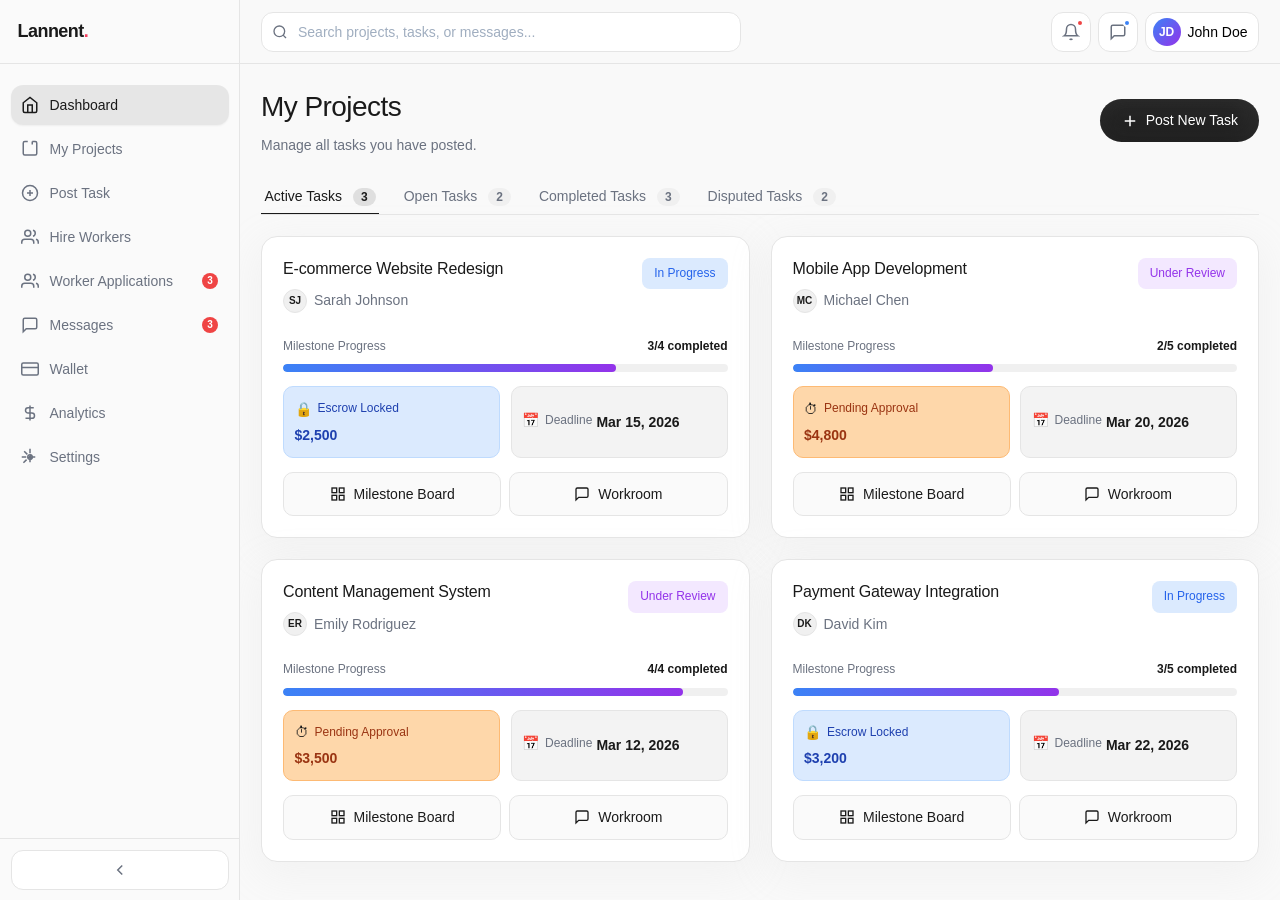
<file: client-my-projects.html>
<!DOCTYPE html>
<html lang="en">
<head>
    <meta charset="UTF-8">
    <meta name="viewport" content="width=device-width, initial-scale=1.0">
    <title>My Projects - Lannent</title>
    <link rel="stylesheet" href="styles.css">
    <link rel="stylesheet" href="client-my-projects.css">
</head>
<body>
    <div class="app-container">
        <!-- Sidebar -->
        <aside class="sidebar" id="sidebar">
            <!-- Logo -->
            <div class="sidebar-logo">
                <a href="/" class="logo-link">
                    <span class="logo-text">Lannent<span class="logo-accent">.</span></span>
                </a>
            </div>

            <!-- Navigation -->
            <nav class="sidebar-nav">
                <div class="nav-items">
                    <a href="#" class="sidebar-item active" data-page="dashboard">
                        <svg class="icon" viewBox="0 0 24 24" fill="none" stroke="currentColor" stroke-width="2">
                            <path d="M3 9l9-7 9 7v11a2 2 0 0 1-2 2H5a2 2 0 0 1-2-2z"></path>
                            <polyline points="9 22 9 12 15 12 15 22"></polyline>
                        </svg>
                        <span class="label">Dashboard</span>
                    </a>
                    <a href="#" class="sidebar-item" data-page="projects">
                        <svg class="icon" viewBox="0 0 24 24" fill="none" stroke="currentColor" stroke-width="2">
                            <path d="M9 2H5a2 2 0 0 0-2 2v4m0 0v10a2 2 0 0 0 2 2h4m0 0h10a2 2 0 0 0 2-2V4a2 2 0 0 0-2-2h-4m0 0v4"></path>
                        </svg>
                        <span class="label">My Projects</span>
                    </a>
                    <a href="#" class="sidebar-item" data-page="post-task">
                        <svg class="icon" viewBox="0 0 24 24" fill="none" stroke="currentColor" stroke-width="2">
                            <circle cx="12" cy="12" r="10"></circle>
                            <line x1="12" y1="8" x2="12" y2="16"></line>
                            <line x1="8" y1="12" x2="16" y2="12"></line>
                        </svg>
                        <span class="label">Post Task</span>
                    </a>
                    <a href="#" class="sidebar-item" data-page="hire-workers">
                        <svg class="icon" viewBox="0 0 24 24" fill="none" stroke="currentColor" stroke-width="2">
                            <path d="M17 21v-2a4 4 0 0 0-4-4H5a4 4 0 0 0-4 4v2"></path>
                            <circle cx="9" cy="7" r="4"></circle>
                            <path d="M23 21v-2a4 4 0 0 0-3-3.87"></path>
                            <path d="M16 3.13a4 4 0 0 1 0 7.75"></path>
                        </svg>
                        <span class="label">Hire Workers</span>
                    </a>
                    <a href="#" class="sidebar-item" data-page="applications">
                        <svg class="icon" viewBox="0 0 24 24" fill="none" stroke="currentColor" stroke-width="2">
                            <path d="M17 21v-2a4 4 0 0 0-4-4H5a4 4 0 0 0-4 4v2"></path>
                            <circle cx="9" cy="7" r="4"></circle>
                            <path d="M23 21v-2a4 4 0 0 0-3-3.87"></path>
                            <path d="M16 3.13a4 4 0 0 1 0 7.75"></path>
                        </svg>
                        <span class="label">Worker Applications</span>
                        <span class="badge">3</span>
                    </a>
                    <a href="#" class="sidebar-item" data-page="messages">
                        <svg class="icon" viewBox="0 0 24 24" fill="none" stroke="currentColor" stroke-width="2">
                            <path d="M21 15a2 2 0 0 1-2 2H7l-4 4V5a2 2 0 0 1 2-2h14a2 2 0 0 1 2 2z"></path>
                        </svg>
                        <span class="label">Messages</span>
                        <span class="badge">3</span>
                    </a>
                    <a href="#" class="sidebar-item" data-page="wallet">
                        <svg class="icon" viewBox="0 0 24 24" fill="none" stroke="currentColor" stroke-width="2">
                            <rect x="1" y="4" width="22" height="16" rx="2" ry="2"></rect>
                            <path d="M1 10h22"></path>
                        </svg>
                        <span class="label">Wallet</span>
                    </a>
                    <a href="#" class="sidebar-item" data-page="analytics">
                        <svg class="icon" viewBox="0 0 24 24" fill="none" stroke="currentColor" stroke-width="2">
                            <line x1="12" y1="2" x2="12" y2="22"></line>
                            <path d="M17 5H9.5a3.5 3.5 0 0 0 0 7h5a3.5 3.5 0 0 1 0 7H6"></path>
                        </svg>
                        <span class="label">Analytics</span>
                    </a>
                    <a href="#" class="sidebar-item" data-page="settings">
                        <svg class="icon" viewBox="0 0 24 24" fill="none" stroke="currentColor" stroke-width="2">
                            <circle cx="12" cy="12" r="3"></circle>
                            <path d="M12 1v6m0 6v6M4.22 4.22l4.24 4.24m2.12 2.12l4.24 4.24M1 12h6m6 0h6m-15.78 7.78l4.24-4.24m2.12-2.12l4.24-4.24"></path>
                        </svg>
                        <span class="label">Settings</span>
                    </a>
                </div>
            </nav>

            <!-- Collapse Toggle -->
            <div class="sidebar-footer">
                <button class="collapse-btn" id="collapseBtn">
                    <svg class="icon" viewBox="0 0 24 24" fill="none" stroke="currentColor" stroke-width="2">
                        <polyline points="15 18 9 12 15 6"></polyline>
                    </svg>
                </button>
            </div>
        </aside>

        <!-- Main Content Area -->
        <div class="main-wrapper">
            <!-- Top Navbar -->
            <header class="top-navbar">
                <div class="navbar-content">
                    <!-- Search Bar -->
                    <div class="search-container">
                        <svg class="search-icon" viewBox="0 0 24 24" fill="none" stroke="currentColor" stroke-width="2">
                            <circle cx="11" cy="11" r="8"></circle>
                            <path d="m21 21-4.35-4.35"></path>
                        </svg>
                        <input type="text" class="search-input" placeholder="Search projects, tasks, or messages...">
                    </div>

                    <!-- Right Actions -->
                    <div class="navbar-actions">
                        <!-- Notifications -->
                        <div class="notification-container">
                            <button class="icon-button" id="notificationBtn">
                                <svg class="icon" viewBox="0 0 24 24" fill="none" stroke="currentColor" stroke-width="2">
                                    <path d="M18 8A6 6 0 0 0 6 8c0 7-3 9-3 9h18s-3-2-3-9"></path>
                                    <path d="M13.73 21a2 2 0 0 1-3.46 0"></path>
                                </svg>
                                <span class="notification-dot"></span>
                            </button>
                            <div class="notification-dropdown" id="notificationDropdown">
                                <div class="dropdown-header">
                                    <h3>Notifications</h3>
                                    <button class="mark-all-read">Mark all read</button>
                                </div>
                                <div class="notification-list">
                                    <div class="notification-item">
                                        <div class="notification-icon" style="background-color: #dcfce7;">
                                            <svg class="icon" viewBox="0 0 24 24" fill="none" stroke="#16a34a" stroke-width="2">
                                                <polyline points="20 6 9 17 4 12"></polyline>
                                            </svg>
                                        </div>
                                        <div class="notification-content">
                                            <p class="notification-title">Milestone approved</p>
                                            <p class="notification-description">Payment of $500 has been released</p>
                                            <span class="notification-time">2m ago</span>
                                        </div>
                                    </div>
                                </div>
                                <div class="dropdown-footer">
                                    <button class="view-all-link">View all notifications</button>
                                </div>
                            </div>
                        </div>

                        <!-- Messages -->
                        <button class="icon-button">
                            <svg class="icon" viewBox="0 0 24 24" fill="none" stroke="currentColor" stroke-width="2">
                                <path d="M21 15a2 2 0 0 1-2 2H7l-4 4V5a2 2 0 0 1 2-2h14a2 2 0 0 1 2 2z"></path>
                            </svg>
                            <span class="notification-dot" style="background-color: #3b82f6;"></span>
                        </button>

                        <!-- User Menu -->
                        <div class="user-menu-container">
                            <button class="user-button" id="userMenuBtn">
                                <div class="user-avatar">JD</div>
                                <span class="user-name">John Doe</span>
                            </button>
                            <div class="user-dropdown" id="userDropdown">
                                <div class="user-info">
                                    <p class="user-fullname">John Doe</p>
                                    <p class="user-email">john@example.com</p>
                                </div>
                                <div class="user-menu-items">
                                    <a href="#" class="user-menu-item">
                                        <svg class="icon" viewBox="0 0 24 24" fill="none" stroke="currentColor" stroke-width="2">
                                            <path d="M20 21v-2a4 4 0 0 0-4-4H8a4 4 0 0 0-4 4v2"></path>
                                            <circle cx="12" cy="7" r="4"></circle>
                                        </svg>
                                        <span>Profile</span>
                                    </a>
                                    <a href="#" class="user-menu-item">
                                        <svg class="icon" viewBox="0 0 24 24" fill="none" stroke="currentColor" stroke-width="2">
                                            <circle cx="12" cy="12" r="3"></circle>
                                            <path d="M12 1v6m0 6v6M4.22 4.22l4.24 4.24m2.12 2.12l4.24 4.24M1 12h6m6 0h6m-15.78 7.78l4.24-4.24m2.12-2.12l4.24-4.24"></path>
                                        </svg>
                                        <span>Settings</span>
                                    </a>
                                    <a href="#" class="user-menu-item">
                                        <svg class="icon" viewBox="0 0 24 24" fill="none" stroke="currentColor" stroke-width="2">
                                            <circle cx="12" cy="12" r="10"></circle>
                                            <path d="M12 6v6l4 2"></path>
                                        </svg>
                                        <span>Help & Support</span>
                                    </a>
                                </div>
                                <div class="user-menu-divider"></div>
                                <a href="#" class="user-menu-item logout">
                                    <svg class="icon" viewBox="0 0 24 24" fill="none" stroke="currentColor" stroke-width="2">
                                        <path d="M9 21H5a2 2 0 0 1-2-2V5a2 2 0 0 1 2-2h4"></path>
                                        <polyline points="16 17 21 12 16 7"></polyline>
                                        <line x1="21" y1="12" x2="9" y2="12"></line>
                                    </svg>
                                    <span>Sign Out</span>
                                </a>
                            </div>
                        </div>
                    </div>
                </div>
            </header>

            <!-- Main Content -->
            <main class="main-content">
                <div class="content-wrapper">
                    <!-- Header Section -->
                    <div class="my-projects-header">
                        <div>
                            <h1 class="page-title">My Projects</h1>
                            <p class="page-subtitle">Manage all tasks you have posted.</p>
                        </div>
                        <a href="#" class="primary-button">
                            <svg class="icon" viewBox="0 0 24 24" fill="none" stroke="currentColor" stroke-width="2">
                                <line x1="12" y1="5" x2="12" y2="19"></line>
                                <line x1="5" y1="12" x2="19" y2="12"></line>
                            </svg>
                            <span>Post New Task</span>
                        </a>
                    </div>

                    <!-- Tabs -->
                    <div class="tabs-container">
                        <div class="tabs-wrapper">
                            <button class="tab-button active" data-tab="active">
                                <span>Active Tasks</span>
                                <span class="tab-count">3</span>
                            </button>
                            <button class="tab-button" data-tab="open">
                                <span>Open Tasks</span>
                                <span class="tab-count">2</span>
                            </button>
                            <button class="tab-button" data-tab="completed">
                                <span>Completed Tasks</span>
                                <span class="tab-count">3</span>
                            </button>
                            <button class="tab-button" data-tab="disputed">
                                <span>Disputed Tasks</span>
                                <span class="tab-count">2</span>
                            </button>
                        </div>
                    </div>

                    <!-- Projects Grid -->
                    <div class="projects-container" id="projectsContainer">
                        <!-- Projects will be inserted here by JavaScript -->
                    </div>

                    <!-- Empty State -->
                    <div class="empty-state" id="emptyState" style="display: none;">
                        <div class="empty-state-icon">
                            <svg class="icon" viewBox="0 0 24 24" fill="none" stroke="currentColor" stroke-width="2">
                                <path d="M14 2H6a2 2 0 0 0-2 2v16a2 2 0 0 0 2 2h12a2 2 0 0 0 2-2V8z"></path>
                                <polyline points="14 2 14 8 20 8"></polyline>
                                <line x1="12" y1="19" x2="12" y2="5"></line>
                                <line x1="9" y1="12" x2="15" y2="12"></line>
                            </svg>
                        </div>
                        <h3 class="empty-state-title">No projects found</h3>
                        <p class="empty-state-description">You don't have any projects at the moment.</p>
                        <a href="#" class="primary-button">
                            <svg class="icon" viewBox="0 0 24 24" fill="none" stroke="currentColor" stroke-width="2">
                                <line x1="12" y1="5" x2="12" y2="19"></line>
                                <line x1="5" y1="12" x2="19" y2="12"></line>
                            </svg>
                            <span>Post Your First Task</span>
                        </a>
                    </div>
                </div>
            </main>
        </div>
    </div>

    <script src="script.js"></script>
    <script src="client-my-projects.js"></script>
</body>
</html>
</file>
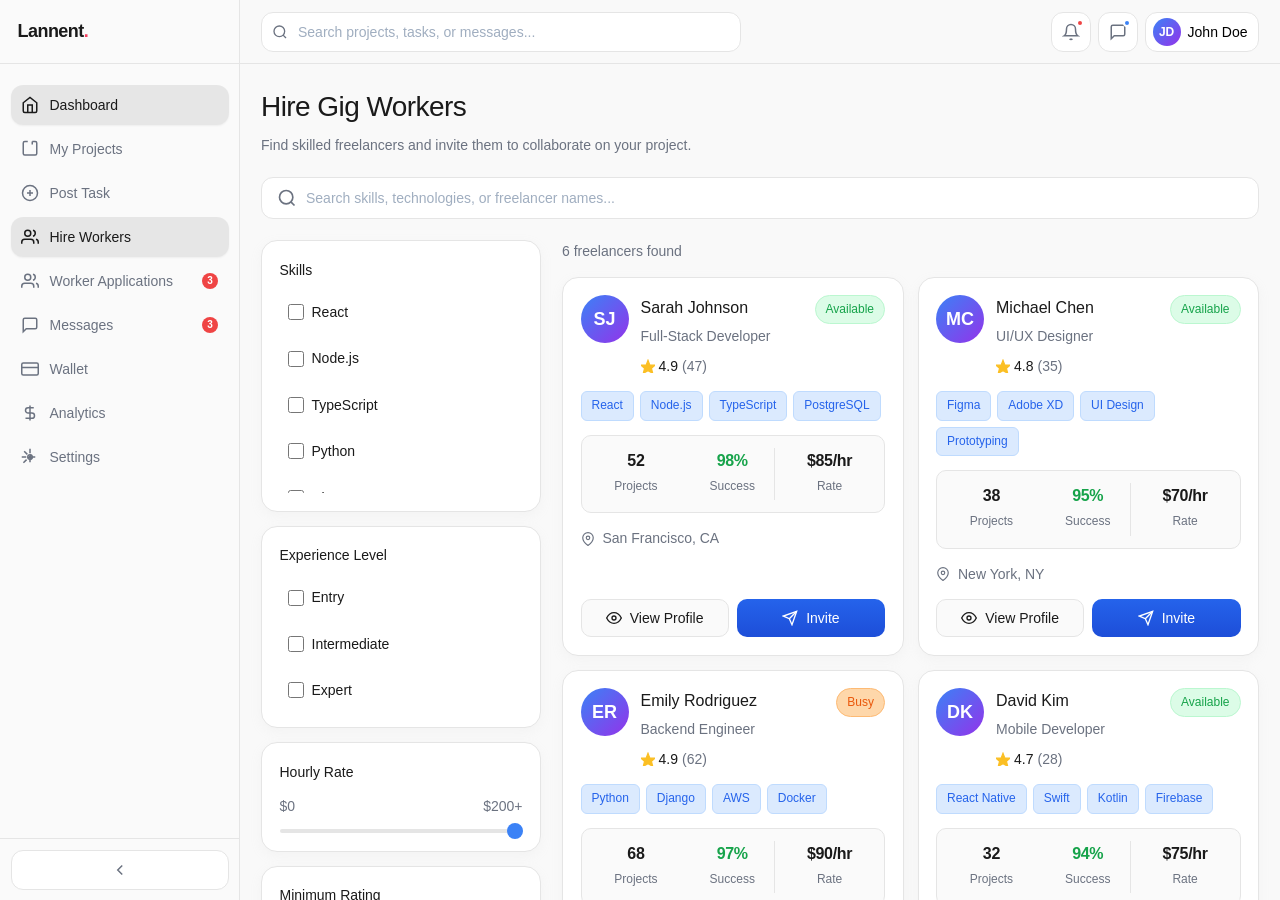
<file: hire-gig-workers.html>
<!DOCTYPE html>
<html lang="en">
<head>
    <meta charset="UTF-8">
    <meta name="viewport" content="width=device-width, initial-scale=1.0">
    <title>Hire Gig Workers - Lannent</title>
    <link rel="stylesheet" href="styles.css">
    <link rel="stylesheet" href="hire-gig-workers.css">
</head>
<body>
    <div class="app-container">
        <!-- Sidebar -->
        <aside class="sidebar" id="sidebar">
            <div class="sidebar-logo">
                <a href="/" class="logo-link">
                    <span class="logo-text">Lannent<span class="logo-accent">.</span></span>
                </a>
            </div>

            <nav class="sidebar-nav">
                <div class="nav-items">
                    <a href="#" class="sidebar-item" data-page="dashboard">
                        <svg class="icon" viewBox="0 0 24 24" fill="none" stroke="currentColor" stroke-width="2">
                            <path d="M3 9l9-7 9 7v11a2 2 0 0 1-2 2H5a2 2 0 0 1-2-2z"></path>
                            <polyline points="9 22 9 12 15 12 15 22"></polyline>
                        </svg>
                        <span class="label">Dashboard</span>
                    </a>
                    <a href="#" class="sidebar-item" data-page="projects">
                        <svg class="icon" viewBox="0 0 24 24" fill="none" stroke="currentColor" stroke-width="2">
                            <path d="M9 2H5a2 2 0 0 0-2 2v4m0 0v10a2 2 0 0 0 2 2h4m0 0h10a2 2 0 0 0 2-2V4a2 2 0 0 0-2-2h-4m0 0v4"></path>
                        </svg>
                        <span class="label">My Projects</span>
                    </a>
                    <a href="#" class="sidebar-item" data-page="post-task">
                        <svg class="icon" viewBox="0 0 24 24" fill="none" stroke="currentColor" stroke-width="2">
                            <circle cx="12" cy="12" r="10"></circle>
                            <line x1="12" y1="8" x2="12" y2="16"></line>
                            <line x1="8" y1="12" x2="16" y2="12"></line>
                        </svg>
                        <span class="label">Post Task</span>
                    </a>
                    <a href="#" class="sidebar-item active" data-page="hire-workers">
                        <svg class="icon" viewBox="0 0 24 24" fill="none" stroke="currentColor" stroke-width="2">
                            <path d="M17 21v-2a4 4 0 0 0-4-4H5a4 4 0 0 0-4 4v2"></path>
                            <circle cx="9" cy="7" r="4"></circle>
                            <path d="M23 21v-2a4 4 0 0 0-3-3.87"></path>
                            <path d="M16 3.13a4 4 0 0 1 0 7.75"></path>
                        </svg>
                        <span class="label">Hire Workers</span>
                    </a>
                    <a href="#" class="sidebar-item" data-page="applications">
                        <svg class="icon" viewBox="0 0 24 24" fill="none" stroke="currentColor" stroke-width="2">
                            <path d="M17 21v-2a4 4 0 0 0-4-4H5a4 4 0 0 0-4 4v2"></path>
                            <circle cx="9" cy="7" r="4"></circle>
                            <path d="M23 21v-2a4 4 0 0 0-3-3.87"></path>
                            <path d="M16 3.13a4 4 0 0 1 0 7.75"></path>
                        </svg>
                        <span class="label">Worker Applications</span>
                        <span class="badge">3</span>
                    </a>
                    <a href="#" class="sidebar-item" data-page="messages">
                        <svg class="icon" viewBox="0 0 24 24" fill="none" stroke="currentColor" stroke-width="2">
                            <path d="M21 15a2 2 0 0 1-2 2H7l-4 4V5a2 2 0 0 1 2-2h14a2 2 0 0 1 2 2z"></path>
                        </svg>
                        <span class="label">Messages</span>
                        <span class="badge">3</span>
                    </a>
                    <a href="#" class="sidebar-item" data-page="wallet">
                        <svg class="icon" viewBox="0 0 24 24" fill="none" stroke="currentColor" stroke-width="2">
                            <rect x="1" y="4" width="22" height="16" rx="2" ry="2"></rect>
                            <path d="M1 10h22"></path>
                        </svg>
                        <span class="label">Wallet</span>
                    </a>
                    <a href="#" class="sidebar-item" data-page="analytics">
                        <svg class="icon" viewBox="0 0 24 24" fill="none" stroke="currentColor" stroke-width="2">
                            <line x1="12" y1="2" x2="12" y2="22"></line>
                            <path d="M17 5H9.5a3.5 3.5 0 0 0 0 7h5a3.5 3.5 0 0 1 0 7H6"></path>
                        </svg>
                        <span class="label">Analytics</span>
                    </a>
                    <a href="#" class="sidebar-item" data-page="settings">
                        <svg class="icon" viewBox="0 0 24 24" fill="none" stroke="currentColor" stroke-width="2">
                            <circle cx="12" cy="12" r="3"></circle>
                            <path d="M12 1v6m0 6v6M4.22 4.22l4.24 4.24m2.12 2.12l4.24 4.24M1 12h6m6 0h6m-15.78 7.78l4.24-4.24m2.12-2.12l4.24-4.24"></path>
                        </svg>
                        <span class="label">Settings</span>
                    </a>
                </div>
            </nav>

            <div class="sidebar-footer">
                <button class="collapse-btn" id="collapseBtn">
                    <svg class="icon" viewBox="0 0 24 24" fill="none" stroke="currentColor" stroke-width="2">
                        <polyline points="15 18 9 12 15 6"></polyline>
                    </svg>
                </button>
            </div>
        </aside>

        <!-- Main Content Area -->
        <div class="main-wrapper">
            <!-- Top Navbar -->
            <header class="top-navbar">
                <div class="navbar-content">
                    <div class="search-container">
                        <svg class="search-icon" viewBox="0 0 24 24" fill="none" stroke="currentColor" stroke-width="2">
                            <circle cx="11" cy="11" r="8"></circle>
                            <path d="m21 21-4.35-4.35"></path>
                        </svg>
                        <input type="text" class="search-input" placeholder="Search projects, tasks, or messages...">
                    </div>

                    <div class="navbar-actions">
                        <div class="notification-container">
                            <button class="icon-button" id="notificationBtn">
                                <svg class="icon" viewBox="0 0 24 24" fill="none" stroke="currentColor" stroke-width="2">
                                    <path d="M18 8A6 6 0 0 0 6 8c0 7-3 9-3 9h18s-3-2-3-9"></path>
                                    <path d="M13.73 21a2 2 0 0 1-3.46 0"></path>
                                </svg>
                                <span class="notification-dot"></span>
                            </button>
                            <div class="notification-dropdown" id="notificationDropdown">
                                <div class="dropdown-header">
                                    <h3>Notifications</h3>
                                    <button class="mark-all-read">Mark all read</button>
                                </div>
                                <div class="notification-list">
                                    <div class="notification-item">
                                        <div class="notification-icon" style="background-color: #dcfce7;">
                                            <svg class="icon" viewBox="0 0 24 24" fill="none" stroke="#16a34a" stroke-width="2">
                                                <polyline points="20 6 9 17 4 12"></polyline>
                                            </svg>
                                        </div>
                                        <div class="notification-content">
                                            <p class="notification-title">Milestone approved</p>
                                            <p class="notification-description">Payment of $500 has been released</p>
                                            <span class="notification-time">2m ago</span>
                                        </div>
                                    </div>
                                </div>
                                <div class="dropdown-footer">
                                    <button class="view-all-link">View all notifications</button>
                                </div>
                            </div>
                        </div>

                        <button class="icon-button">
                            <svg class="icon" viewBox="0 0 24 24" fill="none" stroke="currentColor" stroke-width="2">
                                <path d="M21 15a2 2 0 0 1-2 2H7l-4 4V5a2 2 0 0 1 2-2h14a2 2 0 0 1 2 2z"></path>
                            </svg>
                            <span class="notification-dot" style="background-color: #3b82f6;"></span>
                        </button>

                        <div class="user-menu-container">
                            <button class="user-button" id="userMenuBtn">
                                <div class="user-avatar">JD</div>
                                <span class="user-name">John Doe</span>
                            </button>
                            <div class="user-dropdown" id="userDropdown">
                                <div class="user-info">
                                    <p class="user-fullname">John Doe</p>
                                    <p class="user-email">john@example.com</p>
                                </div>
                                <div class="user-menu-items">
                                    <a href="#" class="user-menu-item">
                                        <svg class="icon" viewBox="0 0 24 24" fill="none" stroke="currentColor" stroke-width="2">
                                            <path d="M20 21v-2a4 4 0 0 0-4-4H8a4 4 0 0 0-4 4v2"></path>
                                            <circle cx="12" cy="7" r="4"></circle>
                                        </svg>
                                        <span>Profile</span>
                                    </a>
                                    <a href="#" class="user-menu-item">
                                        <svg class="icon" viewBox="0 0 24 24" fill="none" stroke="currentColor" stroke-width="2">
                                            <circle cx="12" cy="12" r="3"></circle>
                                            <path d="M12 1v6m0 6v6M4.22 4.22l4.24 4.24m2.12 2.12l4.24 4.24M1 12h6m6 0h6m-15.78 7.78l4.24-4.24m2.12-2.12l4.24-4.24"></path>
                                        </svg>
                                        <span>Settings</span>
                                    </a>
                                    <a href="#" class="user-menu-item">
                                        <svg class="icon" viewBox="0 0 24 24" fill="none" stroke="currentColor" stroke-width="2">
                                            <circle cx="12" cy="12" r="10"></circle>
                                            <path d="M12 6v6l4 2"></path>
                                        </svg>
                                        <span>Help & Support</span>
                                    </a>
                                </div>
                                <div class="user-menu-divider"></div>
                                <a href="#" class="user-menu-item logout">
                                    <svg class="icon" viewBox="0 0 24 24" fill="none" stroke="currentColor" stroke-width="2">
                                        <path d="M9 21H5a2 2 0 0 1-2-2V5a2 2 0 0 1 2-2h4"></path>
                                        <polyline points="16 17 21 12 16 7"></polyline>
                                        <line x1="21" y1="12" x2="9" y2="12"></line>
                                    </svg>
                                    <span>Sign Out</span>
                                </a>
                            </div>
                        </div>
                    </div>
                </div>
            </header>

            <!-- Main Content -->
            <main class="main-content">
                <div class="content-wrapper">
                    <!-- Header -->
                    <div class="page-header">
                        <h1 class="page-title">Hire Gig Workers</h1>
                        <p class="page-subtitle">Find skilled freelancers and invite them to collaborate on your project.</p>
                    </div>

                    <!-- Search Bar -->
                    <div class="search-bar-container">
                        <svg class="search-icon-large" viewBox="0 0 24 24" fill="none" stroke="currentColor" stroke-width="2">
                            <circle cx="11" cy="11" r="8"></circle>
                            <path d="m21 21-4.35-4.35"></path>
                        </svg>
                        <input
                            type="text"
                            id="searchQuery"
                            placeholder="Search skills, technologies, or freelancer names..."
                            class="search-bar-input"
                        />
                    </div>

                    <!-- Main Grid: Sidebar + Workers -->
                    <div class="workers-grid">
                        <!-- LEFT SIDEBAR - FILTERS -->
                        <aside class="filters-sidebar">
                            <!-- Skills Filter -->
                            <div class="filter-card">
                                <h3 class="filter-title">Skills</h3>
                                <div class="filter-items" id="skillsFilter"></div>
                            </div>

                            <!-- Experience Level Filter -->
                            <div class="filter-card">
                                <h3 class="filter-title">Experience Level</h3>
                                <div class="filter-items">
                                    <label class="filter-label">
                                        <input type="checkbox" class="filter-checkbox" data-filter="experience" value="Entry" />
                                        <span>Entry</span>
                                    </label>
                                    <label class="filter-label">
                                        <input type="checkbox" class="filter-checkbox" data-filter="experience" value="Intermediate" />
                                        <span>Intermediate</span>
                                    </label>
                                    <label class="filter-label">
                                        <input type="checkbox" class="filter-checkbox" data-filter="experience" value="Expert" />
                                        <span>Expert</span>
                                    </label>
                                </div>
                            </div>

                            <!-- Hourly Rate Filter -->
                            <div class="filter-card">
                                <h3 class="filter-title">Hourly Rate</h3>
                                <div class="rate-range-container">
                                    <div class="rate-display">
                                        <span id="rateMin">$0</span>
                                        <span id="rateMax">$200+</span>
                                    </div>
                                    <input
                                        type="range"
                                        id="rateSlider"
                                        min="0"
                                        max="200"
                                        step="5"
                                        value="200"
                                        class="rate-slider"
                                    />
                                </div>
                            </div>

                            <!-- Rating Filter -->
                            <div class="filter-card">
                                <h3 class="filter-title">Minimum Rating</h3>
                                <div class="filter-items">
                                    <label class="filter-label rating-label">
                                        <input type="radio" name="rating" class="filter-radio" value="4.5" data-filter="rating" />
                                        <svg class="star-icon" viewBox="0 0 24 24" fill="currentColor" stroke="currentColor" stroke-width="2">
                                            <polygon points="12 2 15.09 10.26 24 10.5 18 16.16 20.09 24.5 12 20.16 3.91 24.5 6 16.16 0 10.5 8.91 10.26 12 2"></polygon>
                                        </svg>
                                        <span>4.5+</span>
                                    </label>
                                    <label class="filter-label rating-label">
                                        <input type="radio" name="rating" class="filter-radio" value="4.0" data-filter="rating" />
                                        <svg class="star-icon" viewBox="0 0 24 24" fill="currentColor" stroke="currentColor" stroke-width="2">
                                            <polygon points="12 2 15.09 10.26 24 10.5 18 16.16 20.09 24.5 12 20.16 3.91 24.5 6 16.16 0 10.5 8.91 10.26 12 2"></polygon>
                                        </svg>
                                        <span>4.0+</span>
                                    </label>
                                    <label class="filter-label rating-label">
                                        <input type="radio" name="rating" class="filter-radio" value="3.5" data-filter="rating" />
                                        <svg class="star-icon" viewBox="0 0 24 24" fill="currentColor" stroke="currentColor" stroke-width="2">
                                            <polygon points="12 2 15.09 10.26 24 10.5 18 16.16 20.09 24.5 12 20.16 3.91 24.5 6 16.16 0 10.5 8.91 10.26 12 2"></polygon>
                                        </svg>
                                        <span>3.5+</span>
                                    </label>
                                    <label class="filter-label rating-label">
                                        <input type="radio" name="rating" class="filter-radio" value="0" data-filter="rating" checked />
                                        <span>All ratings</span>
                                    </label>
                                </div>
                            </div>

                            <!-- Availability Filter -->
                            <div class="filter-card">
                                <h3 class="filter-title">Availability</h3>
                                <div class="filter-items">
                                    <label class="filter-label">
                                        <input type="checkbox" class="filter-checkbox" data-filter="availability" value="Available" />
                                        <span>Available</span>
                                    </label>
                                    <label class="filter-label">
                                        <input type="checkbox" class="filter-checkbox" data-filter="availability" value="Busy" />
                                        <span>Busy</span>
                                    </label>
                                    <label class="filter-label">
                                        <input type="checkbox" class="filter-checkbox" data-filter="availability" value="Not Available" />
                                        <span>Not Available</span>
                                    </label>
                                </div>
                            </div>

                            <!-- Clear Filters -->
                            <button class="btn-clear-filters" id="clearFiltersBtn">
                                Clear All Filters
                            </button>
                        </aside>

                        <!-- RIGHT SECTION - WORKERS -->
                        <div class="workers-section">
                            <!-- Results Count -->
                            <div class="results-header" id="resultsHeader"></div>

                            <!-- Workers Grid -->
                            <div class="workers-cards" id="workersContainer"></div>

                            <!-- Empty State -->
                            <div class="empty-state" id="emptyState" style="display: none;">
                                <div class="empty-state-icon">
                                    <svg class="icon" viewBox="0 0 24 24" fill="none" stroke="currentColor" stroke-width="2">
                                        <circle cx="11" cy="11" r="8"></circle>
                                        <path d="m21 21-4.35-4.35"></path>
                                    </svg>
                                </div>
                                <h3 class="empty-state-title">No freelancers found</h3>
                                <p class="empty-state-text">Try adjusting your filters or search criteria</p>
                                <button class="btn-clear-filters" id="clearFiltersEmptyBtn">
                                    Clear Filters
                                </button>
                            </div>
                        </div>
                    </div>
                </div>
            </main>
        </div>
    </div>

    <!-- Worker Profile Modal -->
    <div class="modal-backdrop" id="profileModal" style="display: none;">
        <div class="modal-content profile-modal">
            <!-- Modal Header -->
            <div class="modal-header">
                <div class="modal-header-content" id="modalHeaderContent"></div>
                <button class="modal-close-btn" id="modalCloseBtn">
                    <svg class="icon" viewBox="0 0 24 24" fill="none" stroke="currentColor" stroke-width="2">
                        <line x1="18" y1="6" x2="6" y2="18"></line>
                        <line x1="6" y1="6" x2="18" y2="18"></line>
                    </svg>
                </button>
            </div>

            <!-- Modal Body -->
            <div class="modal-body" id="modalBody"></div>

            <!-- Modal Footer -->
            <div class="modal-footer">
                <button class="btn-close-modal" id="btnCloseProfile">Close</button>
                <button class="btn-invite-profile" id="btnInviteProfile">
                    <svg class="icon" viewBox="0 0 24 24" fill="none" stroke="currentColor" stroke-width="2">
                        <line x1="22" y1="2" x2="11" y2="13"></line>
                        <polygon points="22 2 15 22 11 13 2 9 22 2"></polygon>
                    </svg>
                    Invite to Project
                </button>
            </div>
        </div>
    </div>

    <!-- Invite Modal -->
    <div class="modal-backdrop" id="inviteModal" style="display: none;">
        <div class="modal-content invite-modal">
            <!-- Modal Header -->
            <div class="modal-header">
                <div>
                    <h2 class="modal-title" id="inviteModalTitle"></h2>
                    <p class="modal-subtitle">Send an invitation to collaborate on your project</p>
                </div>
                <button class="modal-close-btn" id="modalCloseInviteBtn">
                    <svg class="icon" viewBox="0 0 24 24" fill="none" stroke="currentColor" stroke-width="2">
                        <line x1="18" y1="6" x2="6" y2="18"></line>
                        <line x1="6" y1="6" x2="18" y2="18"></line>
                    </svg>
                </button>
            </div>

            <!-- Modal Body -->
            <div class="modal-body">
                <!-- Project Selection -->
                <div class="form-group">
                    <label class="form-label">Select Project</label>
                    <select id="projectSelect" class="form-select">
                        <option value="">Choose a project...</option>
                    </select>
                </div>

                <!-- Invitation Message -->
                <div class="form-group">
                    <label class="form-label">Invitation Message</label>
                    <textarea
                        id="inviteMessage"
                        placeholder="Hi,\n\nI'd love to collaborate with you on this project. Your expertise would be a perfect fit."
                        class="form-textarea"
                    ></textarea>
                    <p class="form-hint">Include project details and why you think they'd be a good fit</p>
                </div>

                <!-- Worker Info Summary -->
                <div class="worker-summary" id="workerSummary"></div>
            </div>

            <!-- Modal Footer -->
            <div class="modal-footer">
                <button class="btn-cancel-invite" id="btnCancelInvite">Cancel</button>
                <button class="btn-send-invite" id="btnSendInvite" disabled>
                    <svg class="icon" viewBox="0 0 24 24" fill="none" stroke="currentColor" stroke-width="2">
                        <line x1="22" y1="2" x2="11" y2="13"></line>
                        <polygon points="22 2 15 22 11 13 2 9 22 2"></polygon>
                    </svg>
                    Send Invitation
                </button>
            </div>
        </div>
    </div>

    <script src="script.js"></script>
    <script src="hire-gig-workers.js"></script>
</body>
</html>
</file>
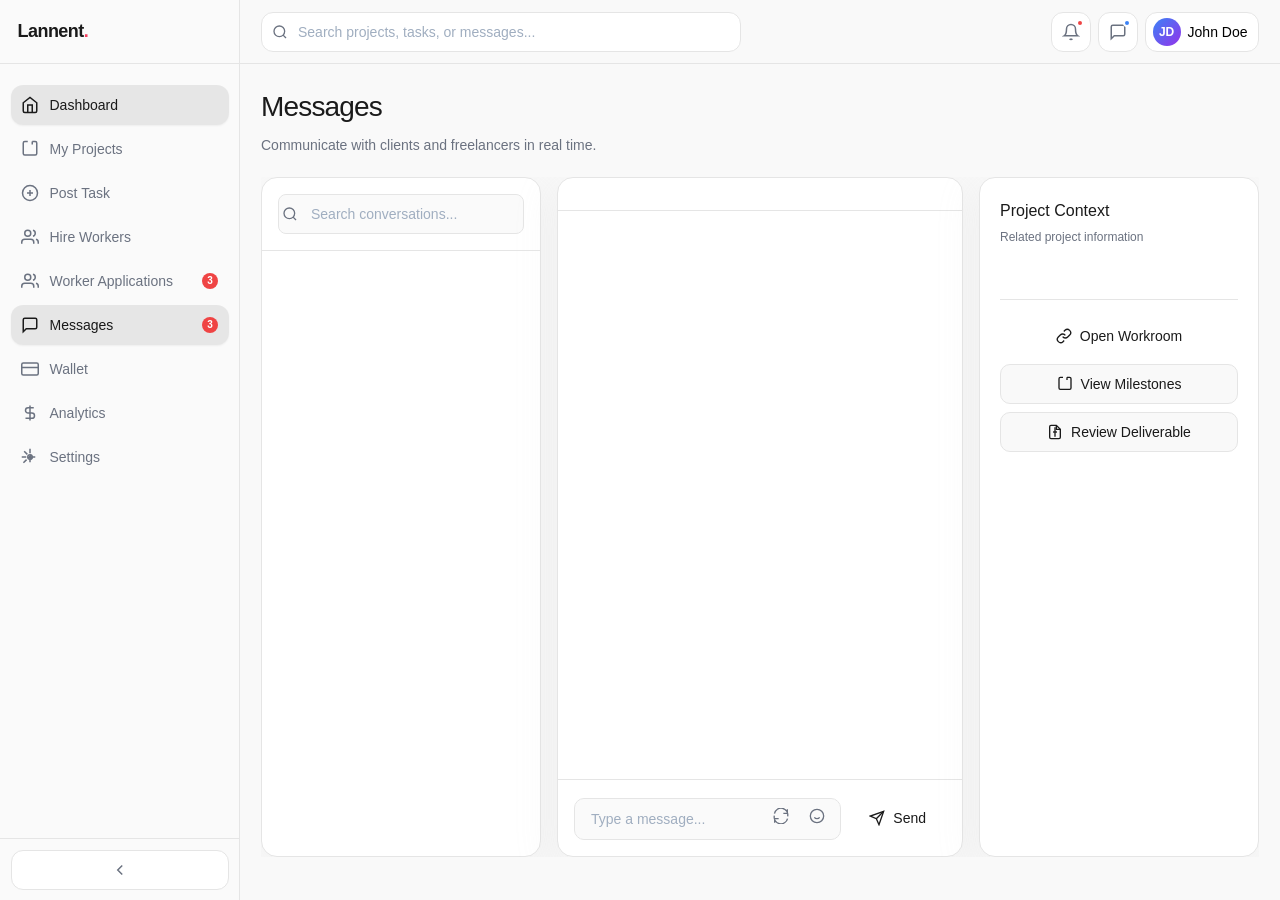
<file: messages.html>
<!DOCTYPE html>
<html lang="en">
<head>
    <meta charset="UTF-8">
    <meta name="viewport" content="width=device-width, initial-scale=1.0">
    <title>Messages - Lannent</title>
    <link rel="stylesheet" href="styles.css">
    <link rel="stylesheet" href="messages.css">
</head>
<body>
    <div class="app-container">
        <!-- Sidebar -->
        <aside class="sidebar" id="sidebar">
            <div class="sidebar-logo">
                <a href="/" class="logo-link">
                    <span class="logo-text">Lannent<span class="logo-accent">.</span></span>
                </a>
            </div>

            <nav class="sidebar-nav">
                <div class="nav-items">
                    <a href="#" class="sidebar-item" data-page="dashboard">
                        <svg class="icon" viewBox="0 0 24 24" fill="none" stroke="currentColor" stroke-width="2">
                            <path d="M3 9l9-7 9 7v11a2 2 0 0 1-2 2H5a2 2 0 0 1-2-2z"></path>
                            <polyline points="9 22 9 12 15 12 15 22"></polyline>
                        </svg>
                        <span class="label">Dashboard</span>
                    </a>
                    <a href="#" class="sidebar-item" data-page="projects">
                        <svg class="icon" viewBox="0 0 24 24" fill="none" stroke="currentColor" stroke-width="2">
                            <path d="M9 2H5a2 2 0 0 0-2 2v4m0 0v10a2 2 0 0 0 2 2h4m0 0h10a2 2 0 0 0 2-2V4a2 2 0 0 0-2-2h-4m0 0v4"></path>
                        </svg>
                        <span class="label">My Projects</span>
                    </a>
                    <a href="#" class="sidebar-item" data-page="post-task">
                        <svg class="icon" viewBox="0 0 24 24" fill="none" stroke="currentColor" stroke-width="2">
                            <circle cx="12" cy="12" r="10"></circle>
                            <line x1="12" y1="8" x2="12" y2="16"></line>
                            <line x1="8" y1="12" x2="16" y2="12"></line>
                        </svg>
                        <span class="label">Post Task</span>
                    </a>
                    <a href="#" class="sidebar-item" data-page="hire-workers">
                        <svg class="icon" viewBox="0 0 24 24" fill="none" stroke="currentColor" stroke-width="2">
                            <path d="M17 21v-2a4 4 0 0 0-4-4H5a4 4 0 0 0-4 4v2"></path>
                            <circle cx="9" cy="7" r="4"></circle>
                            <path d="M23 21v-2a4 4 0 0 0-3-3.87"></path>
                            <path d="M16 3.13a4 4 0 0 1 0 7.75"></path>
                        </svg>
                        <span class="label">Hire Workers</span>
                    </a>
                    <a href="#" class="sidebar-item" data-page="applications">
                        <svg class="icon" viewBox="0 0 24 24" fill="none" stroke="currentColor" stroke-width="2">
                            <path d="M17 21v-2a4 4 0 0 0-4-4H5a4 4 0 0 0-4 4v2"></path>
                            <circle cx="9" cy="7" r="4"></circle>
                            <path d="M23 21v-2a4 4 0 0 0-3-3.87"></path>
                            <path d="M16 3.13a4 4 0 0 1 0 7.75"></path>
                        </svg>
                        <span class="label">Worker Applications</span>
                        <span class="badge">3</span>
                    </a>
                    <a href="#" class="sidebar-item active" data-page="messages">
                        <svg class="icon" viewBox="0 0 24 24" fill="none" stroke="currentColor" stroke-width="2">
                            <path d="M21 15a2 2 0 0 1-2 2H7l-4 4V5a2 2 0 0 1 2-2h14a2 2 0 0 1 2 2z"></path>
                        </svg>
                        <span class="label">Messages</span>
                        <span class="badge">3</span>
                    </a>
                    <a href="#" class="sidebar-item" data-page="wallet">
                        <svg class="icon" viewBox="0 0 24 24" fill="none" stroke="currentColor" stroke-width="2">
                            <rect x="1" y="4" width="22" height="16" rx="2" ry="2"></rect>
                            <path d="M1 10h22"></path>
                        </svg>
                        <span class="label">Wallet</span>
                    </a>
                    <a href="#" class="sidebar-item" data-page="analytics">
                        <svg class="icon" viewBox="0 0 24 24" fill="none" stroke="currentColor" stroke-width="2">
                            <line x1="12" y1="2" x2="12" y2="22"></line>
                            <path d="M17 5H9.5a3.5 3.5 0 0 0 0 7h5a3.5 3.5 0 0 1 0 7H6"></path>
                        </svg>
                        <span class="label">Analytics</span>
                    </a>
                    <a href="#" class="sidebar-item" data-page="settings">
                        <svg class="icon" viewBox="0 0 24 24" fill="none" stroke="currentColor" stroke-width="2">
                            <circle cx="12" cy="12" r="3"></circle>
                            <path d="M12 1v6m0 6v6M4.22 4.22l4.24 4.24m2.12 2.12l4.24 4.24M1 12h6m6 0h6m-15.78 7.78l4.24-4.24m2.12-2.12l4.24-4.24"></path>
                        </svg>
                        <span class="label">Settings</span>
                    </a>
                </div>
            </nav>

            <div class="sidebar-footer">
                <button class="collapse-btn" id="collapseBtn">
                    <svg class="icon" viewBox="0 0 24 24" fill="none" stroke="currentColor" stroke-width="2">
                        <polyline points="15 18 9 12 15 6"></polyline>
                    </svg>
                </button>
            </div>
        </aside>

        <!-- Main Content Area -->
        <div class="main-wrapper">
            <!-- Top Navbar -->
            <header class="top-navbar">
                <div class="navbar-content">
                    <div class="search-container">
                        <svg class="search-icon" viewBox="0 0 24 24" fill="none" stroke="currentColor" stroke-width="2">
                            <circle cx="11" cy="11" r="8"></circle>
                            <path d="m21 21-4.35-4.35"></path>
                        </svg>
                        <input type="text" class="search-input" placeholder="Search projects, tasks, or messages...">
                    </div>

                    <div class="navbar-actions">
                        <div class="notification-container">
                            <button class="icon-button" id="notificationBtn">
                                <svg class="icon" viewBox="0 0 24 24" fill="none" stroke="currentColor" stroke-width="2">
                                    <path d="M18 8A6 6 0 0 0 6 8c0 7-3 9-3 9h18s-3-2-3-9"></path>
                                    <path d="M13.73 21a2 2 0 0 1-3.46 0"></path>
                                </svg>
                                <span class="notification-dot"></span>
                            </button>
                        </div>

                        <button class="icon-button">
                            <svg class="icon" viewBox="0 0 24 24" fill="none" stroke="currentColor" stroke-width="2">
                                <path d="M21 15a2 2 0 0 1-2 2H7l-4 4V5a2 2 0 0 1 2-2h14a2 2 0 0 1 2 2z"></path>
                            </svg>
                            <span class="notification-dot" style="background-color: #3b82f6;"></span>
                        </button>

                        <div class="user-menu-container">
                            <button class="user-button" id="userMenuBtn">
                                <div class="user-avatar">JD</div>
                                <span class="user-name">John Doe</span>
                            </button>
                        </div>
                    </div>
                </div>
            </header>

            <!-- Main Content -->
            <main class="main-content">
                <div class="content-wrapper messages-wrapper">
                    <!-- Header -->
                    <div class="page-header">
                        <h1 class="page-title">Messages</h1>
                        <p class="page-subtitle">Communicate with clients and freelancers in real time.</p>
                    </div>

                    <!-- Three-Panel Layout -->
                    <div class="messages-container">
                        <!-- LEFT PANEL - Conversations List -->
                        <div class="conversations-panel">
                            <div class="conversations-search">
                                <svg class="search-icon-small" viewBox="0 0 24 24" fill="none" stroke="currentColor" stroke-width="2">
                                    <circle cx="11" cy="11" r="8"></circle>
                                    <path d="m21 21-4.35-4.35"></path>
                                </svg>
                                <input
                                    type="text"
                                    id="searchInput"
                                    placeholder="Search conversations..."
                                    class="conversations-search-input"
                                />
                            </div>

                            <div class="conversations-list" id="conversationsList"></div>
                        </div>

                        <!-- CENTER PANEL - Chat Window -->
                        <div class="chat-panel">
                            <!-- Chat Header -->
                            <div class="chat-header" id="chatHeader"></div>

                            <!-- Messages Area -->
                            <div class="messages-area" id="messagesArea"></div>

                            <!-- Message Input -->
                            <div class="message-input-section">
                                <div class="message-input-wrapper">
                                    <textarea
                                        id="messageInput"
                                        placeholder="Type a message..."
                                        class="message-textarea"
                                        rows="1"
                                    ></textarea>
                                    <div class="message-input-actions">
                                        <button class="input-action-btn" title="Attach file">
                                            <svg class="icon" viewBox="0 0 24 24" fill="none" stroke="currentColor" stroke-width="2">
                                                <path d="M21.5 2v6h-6M2.5 22v-6h6M2 11.5a10 10 0 0 0 19.8 4.3M22 12.5a10 10 0 0 0-19.8-4.2"></path>
                                            </svg>
                                        </button>
                                        <button class="input-action-btn" title="Emoji">
                                            <svg class="icon" viewBox="0 0 24 24" fill="none" stroke="currentColor" stroke-width="2">
                                                <circle cx="12" cy="12" r="10"></circle>
                                                <path d="M8 14s1.5 2 4 2 4-2 4-2"></path>
                                                <line x1="9" y1="9" x2="9.01" y2="9"></line>
                                                <line x1="15" y1="9" x2="15.01" y2="9"></line>
                                            </svg>
                                        </button>
                                    </div>
                                </div>
                                <button class="send-btn" id="sendBtn">
                                    <svg class="icon" viewBox="0 0 24 24" fill="none" stroke="currentColor" stroke-width="2">
                                        <line x1="22" y1="2" x2="11" y2="13"></line>
                                        <polygon points="22 2 15 22 11 13 2 9 22 2"></polygon>
                                    </svg>
                                    Send
                                </button>
                            </div>
                        </div>

                        <!-- RIGHT PANEL - Project Context -->
                        <div class="project-context-panel">
                            <div class="context-header">
                                <h3 class="context-title">Project Context</h3>
                                <p class="context-subtitle">Related project information</p>
                            </div>

                            <div class="context-details" id="contextDetails"></div>

                            <div class="context-actions">
                                <button class="context-action-btn workroom">
                                    <svg class="icon" viewBox="0 0 24 24" fill="none" stroke="currentColor" stroke-width="2">
                                        <path d="M10 13a5 5 0 0 0 7.54.54l3-3a5 5 0 0 0-7.07-7.07l-1.72 1.71"></path>
                                        <path d="M14 11a5 5 0 0 0-7.54-.54l-3 3a5 5 0 0 0 7.07 7.07l1.71-1.71"></path>
                                    </svg>
                                    Open Workroom
                                </button>
                                <button class="context-action-btn">
                                    <svg class="icon" viewBox="0 0 24 24" fill="none" stroke="currentColor" stroke-width="2">
                                        <path d="M9 2H5a2 2 0 0 0-2 2v4m0 0v10a2 2 0 0 0 2 2h4m0 0h10a2 2 0 0 0 2-2V4a2 2 0 0 0-2-2h-4m0 0v4"></path>
                                    </svg>
                                    View Milestones
                                </button>
                                <button class="context-action-btn">
                                    <svg class="icon" viewBox="0 0 24 24" fill="none" stroke="currentColor" stroke-width="2">
                                        <path d="M14 2H6a2 2 0 0 0-2 2v16a2 2 0 0 0 2 2h12a2 2 0 0 0 2-2V8z"></path>
                                        <polyline points="14 2 14 8 20 8"></polyline>
                                        <line x1="12" y1="19" x2="12" y2="5"></line>
                                        <line x1="9" y1="12" x2="15" y2="12"></line>
                                    </svg>
                                    Review Deliverable
                                </button>
                            </div>
                        </div>
                    </div>
                </div>
            </main>
        </div>
    </div>

    <script src="script.js"></script>
    <script src="messages.js"></script>
</body>
</html>
</file>
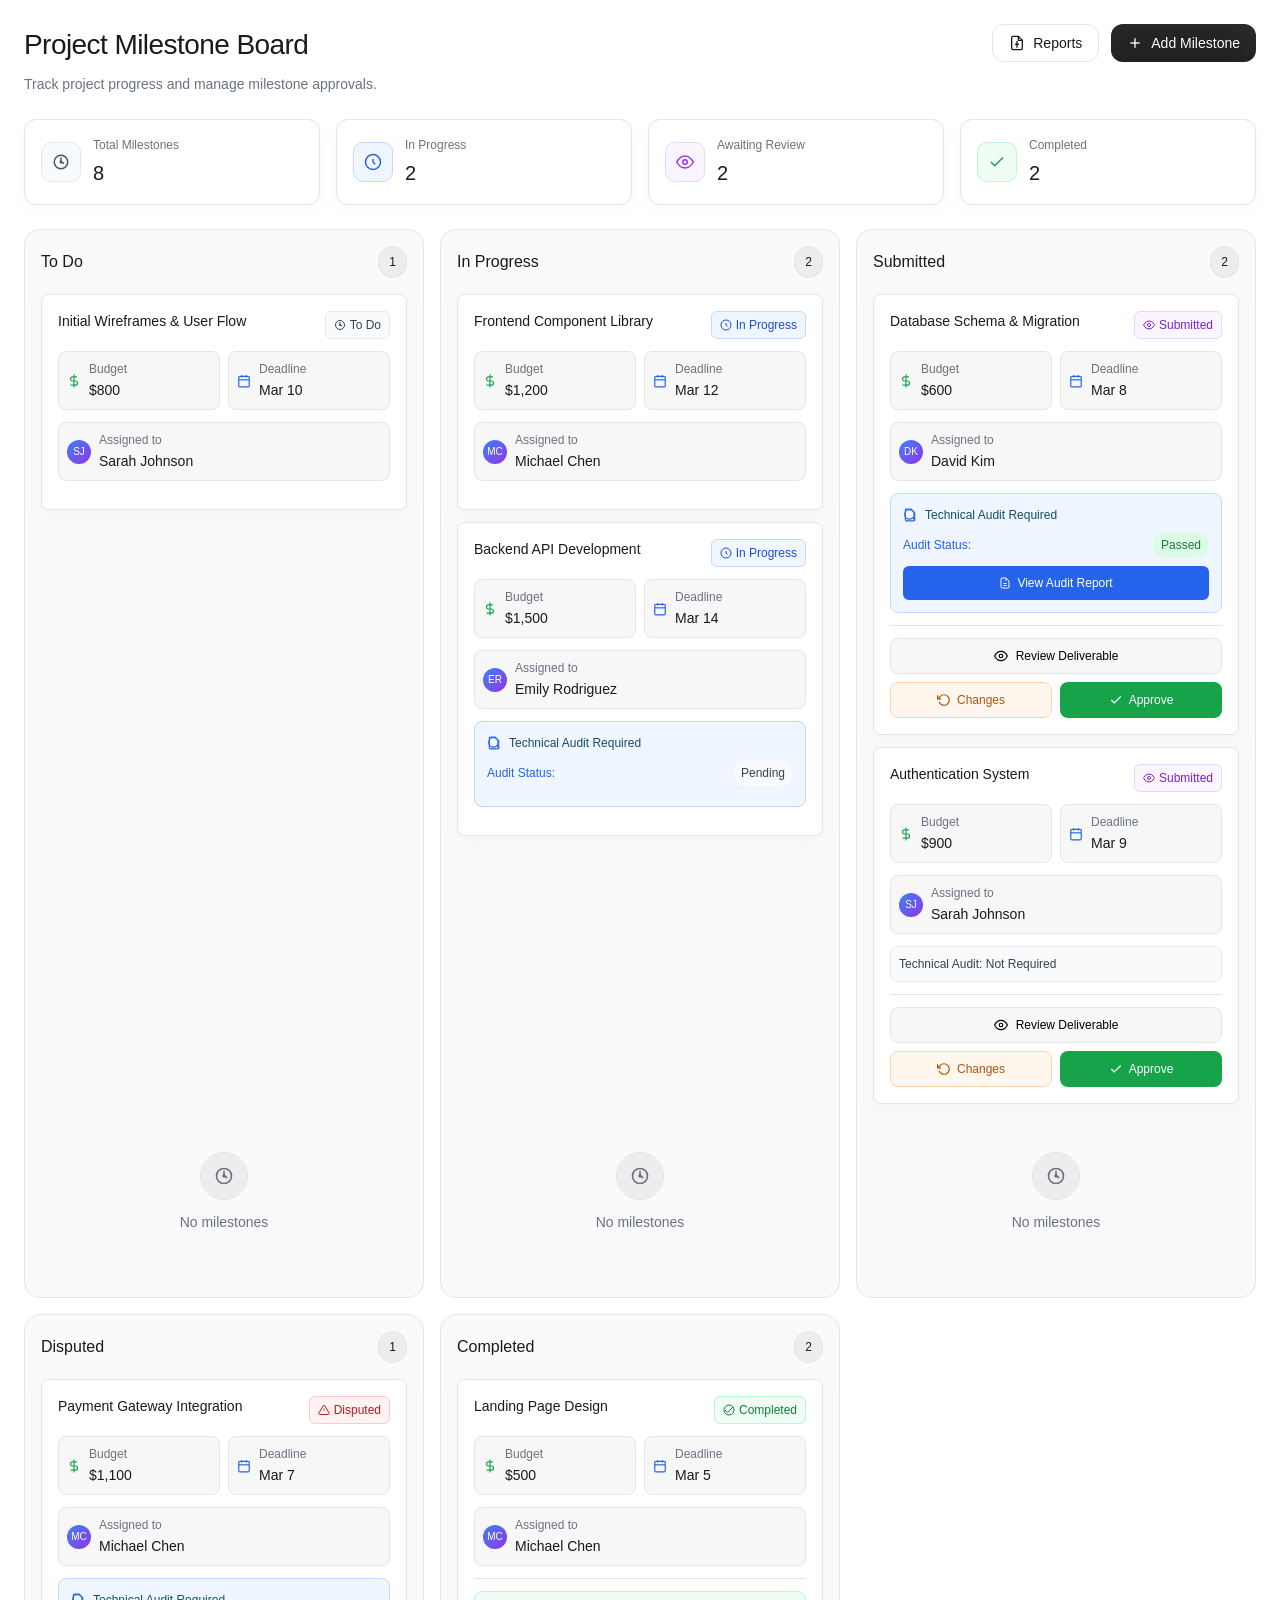
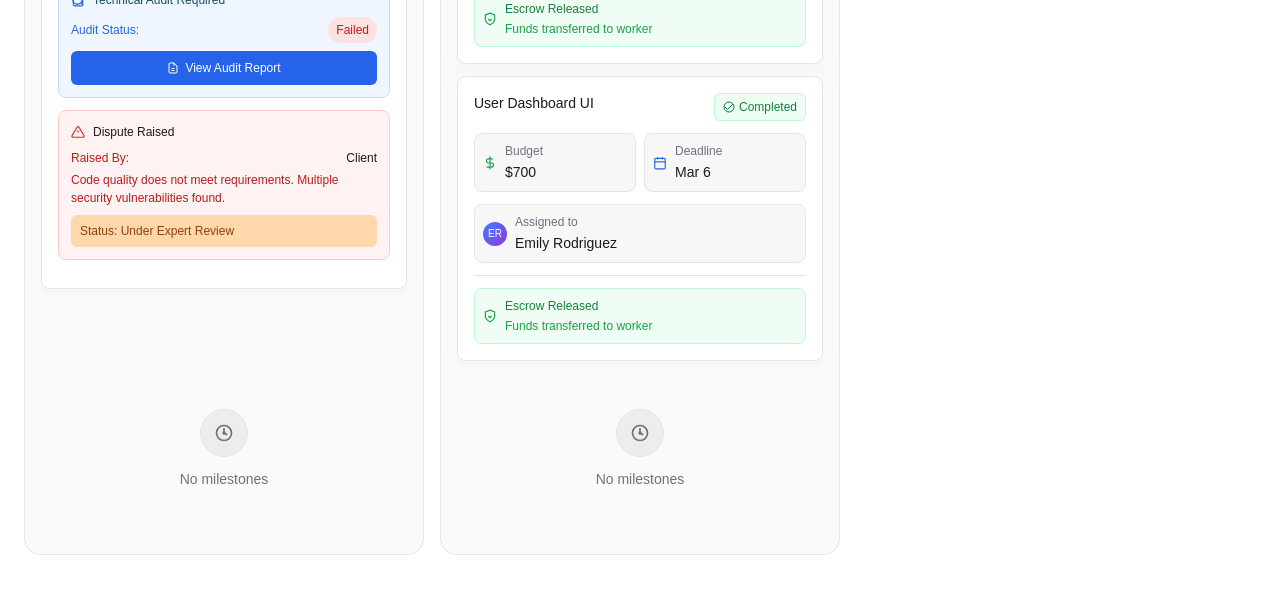
<file: milestone-board.html>
<!DOCTYPE html>
<html lang="en">
<head>
    <meta charset="UTF-8">
    <meta name="viewport" content="width=device-width, initial-scale=1.0">
    <title>Project Milestone Board</title>
    <link rel="stylesheet" href="milestone-board.css">
</head>
<body>
    <div class="dashboard-layout">
        <div class="main-content">
            <div class="content-wrapper">
                <!-- Header Section -->
                <div class="header-section">
                    <div class="header-left">
                        <h1 class="page-title">Project Milestone Board</h1>
                        <p class="page-subtitle">Track project progress and manage milestone approvals.</p>
                    </div>
                    <div class="header-buttons">
                        <button class="btn btn-secondary" id="reportsBtn">
                            <svg class="icon" viewBox="0 0 24 24" fill="none" stroke="currentColor" stroke-width="2">
                                <path d="M14 2H6a2 2 0 0 0-2 2v16a2 2 0 0 0 2 2h12a2 2 0 0 0 2-2V8z"></path>
                                <polyline points="14 2 14 8 20 8"></polyline>
                                <line x1="12" y1="19" x2="12" y2="9"></line>
                                <line x1="9" y1="14" x2="15" y2="14"></line>
                            </svg>
                            Reports
                        </button>
                        <button class="btn btn-primary" id="addMilestoneBtn">
                            <svg class="icon" viewBox="0 0 24 24" fill="none" stroke="currentColor" stroke-width="2">
                                <line x1="12" y1="5" x2="12" y2="19"></line>
                                <line x1="5" y1="12" x2="19" y2="12"></line>
                            </svg>
                            Add Milestone
                        </button>
                    </div>
                </div>

                <!-- Summary Stats -->
                <div class="stats-grid">
                    <div class="stat-card">
                        <div class="stat-icon stat-icon-gray">
                            <svg viewBox="0 0 24 24" fill="none" stroke="currentColor" stroke-width="2">
                                <circle cx="12" cy="12" r="1"></circle>
                                <polyline points="12 6 12 12 16 14"></polyline>
                                <circle cx="12" cy="12" r="9"></circle>
                            </svg>
                        </div>
                        <div class="stat-content">
                            <p class="stat-label">Total Milestones</p>
                            <p class="stat-value" id="totalMilestones">8</p>
                        </div>
                    </div>

                    <div class="stat-card">
                        <div class="stat-icon stat-icon-blue">
                            <svg viewBox="0 0 24 24" fill="none" stroke="currentColor" stroke-width="2">
                                <circle cx="12" cy="12" r="10"></circle>
                                <line x1="12" y1="8" x2="12" y2="12"></line>
                                <line x1="12" y1="12" x2="15" y2="15"></line>
                            </svg>
                        </div>
                        <div class="stat-content">
                            <p class="stat-label">In Progress</p>
                            <p class="stat-value" id="inProgressCount">3</p>
                        </div>
                    </div>

                    <div class="stat-card">
                        <div class="stat-icon stat-icon-purple">
                            <svg viewBox="0 0 24 24" fill="none" stroke="currentColor" stroke-width="2">
                                <path d="M1 12s4-8 11-8 11 8 11 8-4 8-11 8-11-8-11-8z"></path>
                                <circle cx="12" cy="12" r="3"></circle>
                            </svg>
                        </div>
                        <div class="stat-content">
                            <p class="stat-label">Awaiting Review</p>
                            <p class="stat-value" id="submittedCount">2</p>
                        </div>
                    </div>

                    <div class="stat-card">
                        <div class="stat-icon stat-icon-green">
                            <svg viewBox="0 0 24 24" fill="none" stroke="currentColor" stroke-width="2">
                                <polyline points="20 6 9 17 4 12"></polyline>
                            </svg>
                        </div>
                        <div class="stat-content">
                            <p class="stat-label">Completed</p>
                            <p class="stat-value" id="completedCount">2</p>
                        </div>
                    </div>
                </div>

                <!-- Kanban Board -->
                <div class="kanban-board">
                    <div class="kanban-column" data-status="todo">
                        <div class="column-header">
                            <h2 class="column-title">To Do</h2>
                            <span class="column-count">1</span>
                        </div>
                        <div class="milestones-container" id="col-todo"></div>
                        <div class="empty-state">
                            <div class="empty-icon">
                                <svg viewBox="0 0 24 24" fill="none" stroke="currentColor" stroke-width="2">
                                    <circle cx="12" cy="12" r="1"></circle>
                                    <polyline points="12 6 12 12 16 14"></polyline>
                                    <circle cx="12" cy="12" r="9"></circle>
                                </svg>
                            </div>
                            <p class="empty-text">No milestones</p>
                        </div>
                    </div>

                    <div class="kanban-column" data-status="in-progress">
                        <div class="column-header">
                            <h2 class="column-title">In Progress</h2>
                            <span class="column-count">3</span>
                        </div>
                        <div class="milestones-container" id="col-in-progress"></div>
                        <div class="empty-state">
                            <div class="empty-icon">
                                <svg viewBox="0 0 24 24" fill="none" stroke="currentColor" stroke-width="2">
                                    <circle cx="12" cy="12" r="1"></circle>
                                    <polyline points="12 6 12 12 16 14"></polyline>
                                    <circle cx="12" cy="12" r="9"></circle>
                                </svg>
                            </div>
                            <p class="empty-text">No milestones</p>
                        </div>
                    </div>

                    <div class="kanban-column" data-status="submitted">
                        <div class="column-header">
                            <h2 class="column-title">Submitted</h2>
                            <span class="column-count">2</span>
                        </div>
                        <div class="milestones-container" id="col-submitted"></div>
                        <div class="empty-state">
                            <div class="empty-icon">
                                <svg viewBox="0 0 24 24" fill="none" stroke="currentColor" stroke-width="2">
                                    <circle cx="12" cy="12" r="1"></circle>
                                    <polyline points="12 6 12 12 16 14"></polyline>
                                    <circle cx="12" cy="12" r="9"></circle>
                                </svg>
                            </div>
                            <p class="empty-text">No milestones</p>
                        </div>
                    </div>

                    <div class="kanban-column" data-status="disputed">
                        <div class="column-header">
                            <h2 class="column-title">Disputed</h2>
                            <span class="column-count">1</span>
                        </div>
                        <div class="milestones-container" id="col-disputed"></div>
                        <div class="empty-state">
                            <div class="empty-icon">
                                <svg viewBox="0 0 24 24" fill="none" stroke="currentColor" stroke-width="2">
                                    <circle cx="12" cy="12" r="1"></circle>
                                    <polyline points="12 6 12 12 16 14"></polyline>
                                    <circle cx="12" cy="12" r="9"></circle>
                                </svg>
                            </div>
                            <p class="empty-text">No milestones</p>
                        </div>
                    </div>

                    <div class="kanban-column" data-status="completed">
                        <div class="column-header">
                            <h2 class="column-title">Completed</h2>
                            <span class="column-count">2</span>
                        </div>
                        <div class="milestones-container" id="col-completed"></div>
                        <div class="empty-state">
                            <div class="empty-icon">
                                <svg viewBox="0 0 24 24" fill="none" stroke="currentColor" stroke-width="2">
                                    <circle cx="12" cy="12" r="1"></circle>
                                    <polyline points="12 6 12 12 16 14"></polyline>
                                    <circle cx="12" cy="12" r="9"></circle>
                                </svg>
                            </div>
                            <p class="empty-text">No milestones</p>
                        </div>
                    </div>
                </div>
            </div>
        </div>
    </div>

    <!-- Add Milestone Modal -->
    <div class="modal-overlay" id="addMilestoneModal">
        <div class="modal-content">
            <h2 class="modal-title">Add New Milestone</h2>
            <p class="modal-subtitle">Create a new milestone for your project.</p>

            <div class="form-group">
                <label class="form-label">Milestone Title</label>
                <input 
                    type="text" 
                    class="form-input" 
                    id="milestoneTitle" 
                    placeholder="e.g., API Integration"
                >
            </div>

            <div class="form-grid">
                <div class="form-group">
                    <label class="form-label">Budget</label>
                    <input 
                        type="number" 
                        class="form-input" 
                        id="milestoneBudget" 
                        placeholder="$500"
                    >
                </div>
                <div class="form-group">
                    <label class="form-label">Deadline</label>
                    <input 
                        type="date" 
                        class="form-input" 
                        id="milestoneDeadline"
                    >
                </div>
            </div>

            <div class="form-group">
                <label class="form-label">Assign Worker</label>
                <select class="form-input" id="milestoneWorker">
                    <option value="">Select worker...</option>
                    <option value="Sarah Johnson">Sarah Johnson</option>
                    <option value="Michael Chen">Michael Chen</option>
                    <option value="Emily Rodriguez">Emily Rodriguez</option>
                    <option value="David Kim">David Kim</option>
                </select>
            </div>

            <div class="modal-buttons">
                <button class="btn btn-secondary" id="cancelMilestoneBtn">Cancel</button>
                <button class="btn btn-primary" id="createMilestoneBtn">Create Milestone</button>
            </div>
        </div>
    </div>

    <script src="milestone-board.js"></script>
</body>
</html>
</file>
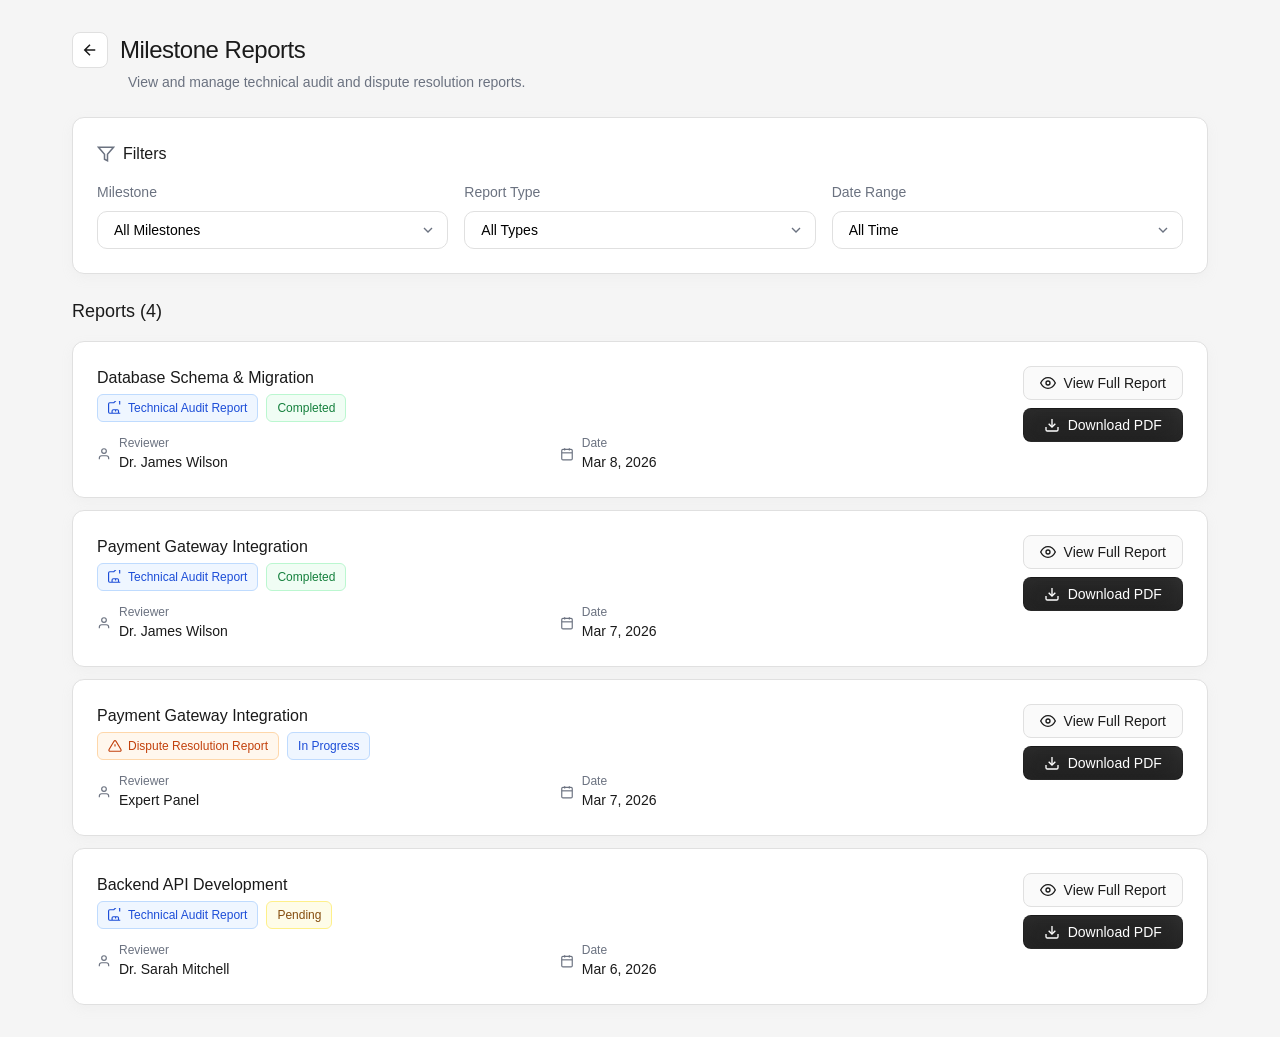
<file: milestone-reports.html>
<!DOCTYPE html>
<html lang="en">
<head>
  <meta charset="UTF-8">
  <meta name="viewport" content="width=device-width, initial-scale=1.0">
  <title>Milestone Reports</title>
  <link rel="stylesheet" href="milestone-reports.css">
</head>
<body>
  <div class="dashboard-layout">
    <main class="main-content">
      <div class="space-y-6">
        <!-- Header -->
        <div class="header-section">
          <div class="header-content">
            <div class="header-top">
              <button class="back-button" id="backBtn" aria-label="Go back">
                <svg width="18" height="18" viewBox="0 0 24 24" fill="none" stroke="currentColor" stroke-width="2">
                  <path d="M19 12H5M12 19l-7-7 7-7"/>
                </svg>
              </button>
              <h1 class="page-title">Milestone Reports</h1>
            </div>
            <p class="page-subtitle">View and manage technical audit and dispute resolution reports.</p>
          </div>
        </div>

        <!-- Filters -->
        <div class="filters-card">
          <div class="filters-header">
            <svg width="18" height="18" viewBox="0 0 24 24" fill="none" stroke="currentColor" stroke-width="2">
              <polygon points="22 3 2 3 10 12.46 10 19 14 21 14 12.46 22 3"/>
            </svg>
            <h2 class="filters-title">Filters</h2>
          </div>

          <div class="filters-grid">
            <!-- Milestone Filter -->
            <div class="filter-group">
              <label class="filter-label">Milestone</label>
              <div class="select-wrapper">
                <select id="milestoneFilter" class="filter-select">
                  <option value="all">All Milestones</option>
                  <option value="Database Schema & Migration">Database Schema & Migration</option>
                  <option value="Payment Gateway Integration">Payment Gateway Integration</option>
                  <option value="Backend API Development">Backend API Development</option>
                  <option value="Authentication System">Authentication System</option>
                </select>
                <svg class="select-icon" width="16" height="16" viewBox="0 0 24 24" fill="none" stroke="currentColor" stroke-width="2">
                  <polyline points="6 9 12 15 18 9"/>
                </svg>
              </div>
            </div>

            <!-- Report Type Filter -->
            <div class="filter-group">
              <label class="filter-label">Report Type</label>
              <div class="select-wrapper">
                <select id="reportTypeFilter" class="filter-select">
                  <option value="all">All Types</option>
                  <option value="technical-audit">Technical Audit Report</option>
                  <option value="dispute-resolution">Dispute Resolution Report</option>
                </select>
                <svg class="select-icon" width="16" height="16" viewBox="0 0 24 24" fill="none" stroke="currentColor" stroke-width="2">
                  <polyline points="6 9 12 15 18 9"/>
                </svg>
              </div>
            </div>

            <!-- Date Range Filter -->
            <div class="filter-group">
              <label class="filter-label">Date Range</label>
              <div class="select-wrapper">
                <select id="dateRangeFilter" class="filter-select">
                  <option value="all">All Time</option>
                  <option value="last-7-days">Last 7 Days</option>
                  <option value="last-30-days">Last 30 Days</option>
                  <option value="last-90-days">Last 90 Days</option>
                </select>
                <svg class="select-icon" width="16" height="16" viewBox="0 0 24 24" fill="none" stroke="currentColor" stroke-width="2">
                  <polyline points="6 9 12 15 18 9"/>
                </svg>
              </div>
            </div>
          </div>
        </div>

        <!-- Reports List -->
        <div class="reports-section">
          <div class="reports-header">
            <h2 class="reports-title">Reports (<span id="reportCount">4</span>)</h2>
          </div>

          <div class="reports-container" id="reportsContainer">
            <!-- Reports will be populated by JavaScript -->
          </div>

          <!-- Empty State -->
          <div class="empty-state hidden" id="emptyState">
            <div class="empty-state-icon">
              <svg width="28" height="28" viewBox="0 0 24 24" fill="none" stroke="currentColor" stroke-width="2">
                <path d="M13 2H6a2 2 0 0 0-2 2v16a2 2 0 0 0 2 2h12a2 2 0 0 0 2-2V9z"/>
                <polyline points="13 2 13 9 20 9"/>
              </svg>
            </div>
            <h3 class="empty-state-title">No reports found</h3>
            <p class="empty-state-text">Try adjusting your filters to see more results.</p>
          </div>
        </div>
      </div>
    </main>
  </div>

  <script src="milestone-reports.js"></script>
</body>
</html>
</file>
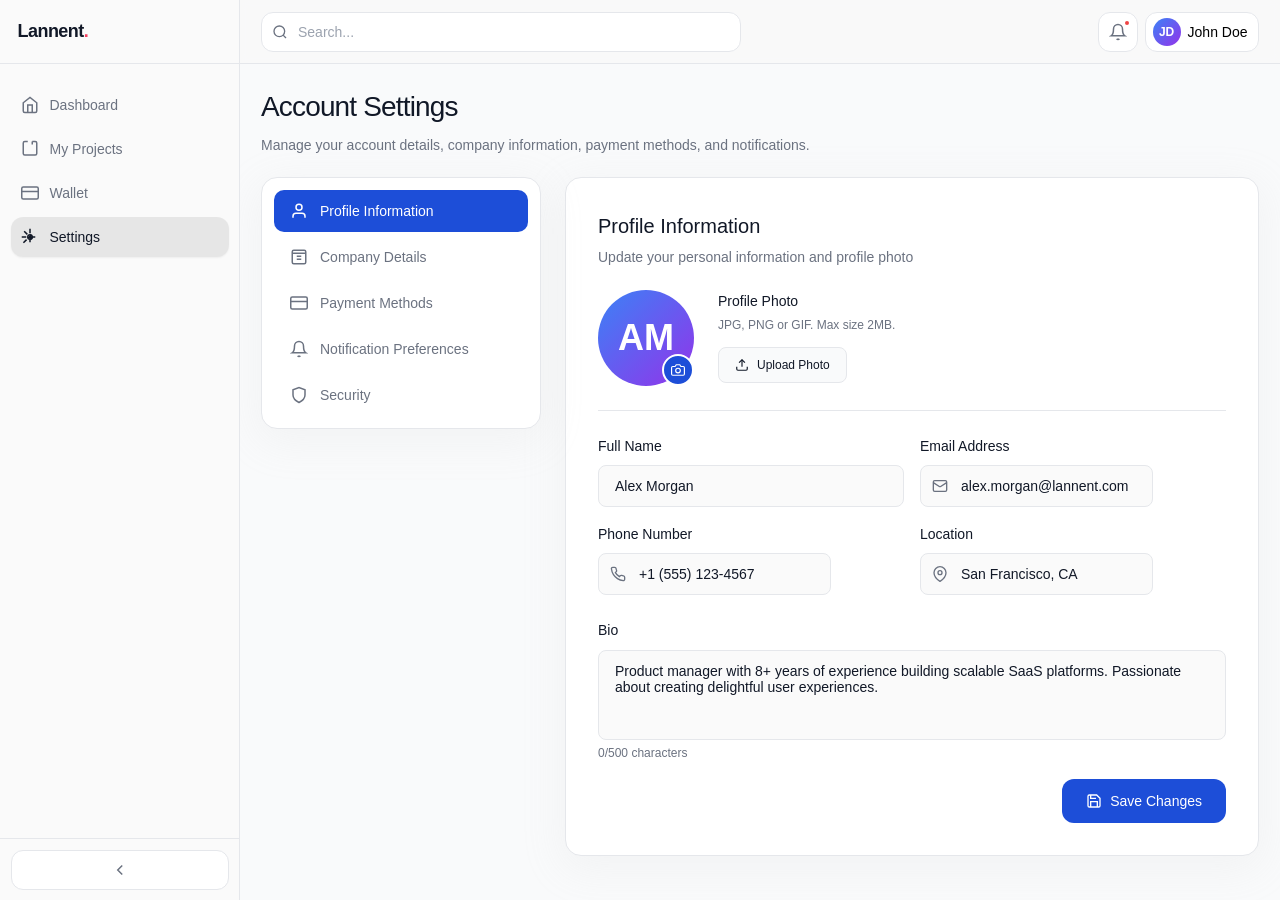
<file: settings.html>
<!DOCTYPE html>
<html lang="en">
<head>
    <meta charset="UTF-8">
    <meta name="viewport" content="width=device-width, initial-scale=1.0">
    <title>Account Settings - Lannent</title>
    <link rel="stylesheet" href="styles.css">
    <link rel="stylesheet" href="settings.css">
</head>
<body>
    <div class="app-container">
        <!-- Sidebar -->
        <aside class="sidebar" id="sidebar">
            <div class="sidebar-logo">
                <a href="/" class="logo-link">
                    <span class="logo-text">Lannent<span class="logo-accent">.</span></span>
                </a>
            </div>

            <nav class="sidebar-nav">
                <div class="nav-items">
                    <a href="#" class="sidebar-item" data-page="dashboard">
                        <svg class="icon" viewBox="0 0 24 24" fill="none" stroke="currentColor" stroke-width="2">
                            <path d="M3 9l9-7 9 7v11a2 2 0 0 1-2 2H5a2 2 0 0 1-2-2z"></path>
                            <polyline points="9 22 9 12 15 12 15 22"></polyline>
                        </svg>
                        <span class="label">Dashboard</span>
                    </a>
                    <a href="#" class="sidebar-item" data-page="projects">
                        <svg class="icon" viewBox="0 0 24 24" fill="none" stroke="currentColor" stroke-width="2">
                            <path d="M9 2H5a2 2 0 0 0-2 2v4m0 0v10a2 2 0 0 0 2 2h4m0 0h10a2 2 0 0 0 2-2V4a2 2 0 0 0-2-2h-4m0 0v4"></path>
                        </svg>
                        <span class="label">My Projects</span>
                    </a>
                    <a href="#" class="sidebar-item" data-page="wallet">
                        <svg class="icon" viewBox="0 0 24 24" fill="none" stroke="currentColor" stroke-width="2">
                            <rect x="1" y="4" width="22" height="16" rx="2" ry="2"></rect>
                            <path d="M1 10h22"></path>
                        </svg>
                        <span class="label">Wallet</span>
                    </a>
                    <a href="#" class="sidebar-item active" data-page="settings">
                        <svg class="icon" viewBox="0 0 24 24" fill="none" stroke="currentColor" stroke-width="2">
                            <circle cx="12" cy="12" r="3"></circle>
                            <path d="M12 1v6m0 6v6M4.22 4.22l4.24 4.24m2.12 2.12l4.24 4.24M1 12h6m6 0h6m-15.78 7.78l4.24-4.24m2.12-2.12l4.24-4.24"></path>
                        </svg>
                        <span class="label">Settings</span>
                    </a>
                </div>
            </nav>

            <div class="sidebar-footer">
                <button class="collapse-btn" id="collapseBtn">
                    <svg class="icon" viewBox="0 0 24 24" fill="none" stroke="currentColor" stroke-width="2">
                        <polyline points="15 18 9 12 15 6"></polyline>
                    </svg>
                </button>
            </div>
        </aside>

        <!-- Main Content Area -->
        <div class="main-wrapper">
            <!-- Top Navbar -->
            <header class="top-navbar">
                <div class="navbar-content">
                    <div class="search-container">
                        <svg class="search-icon" viewBox="0 0 24 24" fill="none" stroke="currentColor" stroke-width="2">
                            <circle cx="11" cy="11" r="8"></circle>
                            <path d="m21 21-4.35-4.35"></path>
                        </svg>
                        <input type="text" class="search-input" placeholder="Search...">
                    </div>

                    <div class="navbar-actions">
                        <button class="icon-button">
                            <svg class="icon" viewBox="0 0 24 24" fill="none" stroke="currentColor" stroke-width="2">
                                <path d="M18 8A6 6 0 0 0 6 8c0 7-3 9-3 9h18s-3-2-3-9"></path>
                                <path d="M13.73 21a2 2 0 0 1-3.46 0"></path>
                            </svg>
                            <span class="notification-dot"></span>
                        </button>

                        <div class="user-menu-container">
                            <button class="user-button" id="userMenuBtn">
                                <div class="user-avatar">JD</div>
                                <span class="user-name">John Doe</span>
                            </button>
                        </div>
                    </div>
                </div>
            </header>

            <!-- Main Content -->
            <main class="main-content">
                <div class="content-wrapper settings-wrapper">
                    <!-- Header -->
                    <div class="page-header">
                        <h1 class="page-title">Account Settings</h1>
                        <p class="page-subtitle">Manage your account details, company information, payment methods, and notifications.</p>
                    </div>

                    <div class="settings-layout">
                        <!-- Left Sidebar - Tabs -->
                        <div class="settings-sidebar">
                            <div class="settings-tabs-container">
                                <button class="settings-tab active" data-tab="profile">
                                    <svg class="icon" viewBox="0 0 24 24" fill="none" stroke="currentColor" stroke-width="2"><path d="M20 21v-2a4 4 0 0 0-4-4H8a4 4 0 0 0-4 4v2"></path><circle cx="12" cy="7" r="4"></circle></svg>
                                    <span>Profile Information</span>
                                </button>
                                <button class="settings-tab" data-tab="company">
                                    <svg class="icon" viewBox="0 0 24 24" fill="none" stroke="currentColor" stroke-width="2"><rect x="3" y="3" width="18" height="18" rx="2" ry="2"></rect><path d="M9 11h6M9 15h6"></path><path d="M3 7h18"></path></svg>
                                    <span>Company Details</span>
                                </button>
                                <button class="settings-tab" data-tab="payment">
                                    <svg class="icon" viewBox="0 0 24 24" fill="none" stroke="currentColor" stroke-width="2"><rect x="1" y="4" width="22" height="16" rx="2" ry="2"></rect><line x1="1" y1="10" x2="23" y2="10"></line></svg>
                                    <span>Payment Methods</span>
                                </button>
                                <button class="settings-tab" data-tab="notifications">
                                    <svg class="icon" viewBox="0 0 24 24" fill="none" stroke="currentColor" stroke-width="2"><path d="M18 8A6 6 0 0 0 6 8c0 7-3 9-3 9h18s-3-2-3-9"></path><path d="M13.73 21a2 2 0 0 1-3.46 0"></path></svg>
                                    <span>Notification Preferences</span>
                                </button>
                                <button class="settings-tab" data-tab="security">
                                    <svg class="icon" viewBox="0 0 24 24" fill="none" stroke="currentColor" stroke-width="2"><path d="M12 22s8-4 8-10V5l-8-3-8 3v7c0 6 8 10 8 10z"></path></svg>
                                    <span>Security</span>
                                </button>
                            </div>
                        </div>

                        <!-- Right Content Area -->
                        <div class="settings-content">
                            <!-- Profile Tab -->
                            <div class="settings-panel active" id="profileTab">
                                <div class="panel-header">
                                    <h2 class="panel-title">Profile Information</h2>
                                    <p class="panel-subtitle">Update your personal information and profile photo</p>
                                </div>

                                <div class="section-divider">
                                    <div class="profile-photo-section">
                                        <div class="photo-preview">
                                            <div class="avatar-large">AM</div>
                                            <button class="photo-edit-btn" title="Change photo">
                                                <svg class="icon" viewBox="0 0 24 24" fill="none" stroke="currentColor" stroke-width="2">
                                                    <path d="M23 19a2 2 0 0 1-2 2H3a2 2 0 0 1-2-2V8a2 2 0 0 1 2-2h4l2-3h6l2 3h4a2 2 0 0 1 2 2z"></path>
                                                    <circle cx="12" cy="13" r="4"></circle>
                                                </svg>
                                            </button>
                                        </div>
                                        <div class="photo-info">
                                            <p class="info-label">Profile Photo</p>
                                            <p class="info-description">JPG, PNG or GIF. Max size 2MB.</p>
                                            <button class="btn-upload">
                                                <svg class="icon" viewBox="0 0 24 24" fill="none" stroke="currentColor" stroke-width="2">
                                                    <path d="M21 15v4a2 2 0 0 1-2 2H5a2 2 0 0 1-2-2v-4"></path>
                                                    <polyline points="17 8 12 3 7 8"></polyline>
                                                    <line x1="12" y1="3" x2="12" y2="15"></line>
                                                </svg>
                                                Upload Photo
                                            </button>
                                        </div>
                                    </div>
                                </div>

                                <div class="form-grid form-grid-2">
                                    <div class="form-group">
                                        <label class="form-label">Full Name</label>
                                        <input type="text" class="form-input" id="profileFullName" value="Alex Morgan">
                                    </div>
                                    <div class="form-group">
                                        <label class="form-label">Email Address</label>
                                        <div class="input-with-icon">
                                            <svg class="input-icon" viewBox="0 0 24 24" fill="none" stroke="currentColor" stroke-width="2">
                                                <rect x="2" y="4" width="20" height="16" rx="2"></rect>
                                                <path d="m22 7-8.97 5.7a1.94 1.94 0 0 1-2.06 0L2 7"></path>
                                            </svg>
                                            <input type="email" class="form-input" id="profileEmail" value="alex.morgan@lannent.com">
                                        </div>
                                    </div>
                                    <div class="form-group">
                                        <label class="form-label">Phone Number</label>
                                        <div class="input-with-icon">
                                            <svg class="input-icon" viewBox="0 0 24 24" fill="none" stroke="currentColor" stroke-width="2">
                                                <path d="M22 16.92v3a2 2 0 0 1-2.18 2 19.79 19.79 0 0 1-8.63-3.07 19.5 19.5 0 0 1-6-6 19.79 19.79 0 0 1-3.07-8.67A2 2 0 0 1 4.11 2h3a2 2 0 0 1 2 1.72 12.84 12.84 0 0 0 .7 2.81 2 2 0 0 1-.45 2.11L8.09 9.91a16 16 0 0 0 6 6l1.27-1.27a2 2 0 0 1 2.11-.45 12.84 12.84 0 0 0 2.81.7A2 2 0 0 1 22 16.92z"></path>
                                            </svg>
                                            <input type="tel" class="form-input" id="profilePhone" value="+1 (555) 123-4567">
                                        </div>
                                    </div>
                                    <div class="form-group">
                                        <label class="form-label">Location</label>
                                        <div class="input-with-icon">
                                            <svg class="input-icon" viewBox="0 0 24 24" fill="none" stroke="currentColor" stroke-width="2">
                                                <path d="M21 10c0 7-9 13-9 13s-9-6-9-13a9 9 0 0 1 18 0z"></path>
                                                <circle cx="12" cy="10" r="3"></circle>
                                            </svg>
                                            <input type="text" class="form-input" id="profileLocation" value="San Francisco, CA">
                                        </div>
                                    </div>
                                </div>

                                <div class="form-group form-group-full">
                                    <label class="form-label">Bio</label>
                                    <textarea class="form-textarea" id="profileBio" rows="4" placeholder="Tell workers about yourself and your company...">Product manager with 8+ years of experience building scalable SaaS platforms. Passionate about creating delightful user experiences.</textarea>
                                    <p class="char-counter"><span id="bioCharCount">0</span>/500 characters</p>
                                </div>

                                <div class="form-actions">
                                    <button class="btn-primary" id="saveProfileBtn">
                                        <svg class="icon" viewBox="0 0 24 24" fill="none" stroke="currentColor" stroke-width="2">
                                            <path d="M19 21H5a2 2 0 0 1-2-2V5a2 2 0 0 1 2-2h11l5 5v11a2 2 0 0 1-2 2z"></path>
                                            <polyline points="17 21 17 13 7 13 7 21"></polyline>
                                            <polyline points="7 3 7 8 15 8"></polyline>
                                        </svg>
                                        Save Changes
                                    </button>
                                </div>
                            </div>

                            <!-- Company Tab -->
                            <div class="settings-panel" id="companyTab">
                                <div class="panel-header">
                                    <h2 class="panel-title">Company Details</h2>
                                    <p class="panel-subtitle">Update your company information and branding</p>
                                </div>

                                <div class="section-divider">
                                    <div class="profile-photo-section">
                                        <div class="photo-preview">
                                            <div class="logo-preview">
                                                <svg class="icon" viewBox="0 0 24 24" fill="none" stroke="currentColor" stroke-width="2">
                                                    <rect x="3" y="3" width="18" height="18" rx="2" ry="2"></rect>
                                                    <path d="M9 11a3 3 0 1 0 6 0 3 3 0 0 0-6 0z"></path>
                                                </svg>
                                            </div>
                                            <button class="photo-edit-btn" title="Change logo">
                                                <svg class="icon" viewBox="0 0 24 24" fill="none" stroke="currentColor" stroke-width="2">
                                                    <path d="M23 19a2 2 0 0 1-2 2H3a2 2 0 0 1-2-2V8a2 2 0 0 1 2-2h4l2-3h6l2 3h4a2 2 0 0 1 2 2z"></path>
                                                    <circle cx="12" cy="13" r="4"></circle>
                                                </svg>
                                            </button>
                                        </div>
                                        <div class="photo-info">
                                            <p class="info-label">Company Logo</p>
                                            <p class="info-description">Recommended size: 400x400px. Max size 2MB.</p>
                                            <button class="btn-upload">
                                                <svg class="icon" viewBox="0 0 24 24" fill="none" stroke="currentColor" stroke-width="2">
                                                    <path d="M21 15v4a2 2 0 0 1-2 2H5a2 2 0 0 1-2-2v-4"></path>
                                                    <polyline points="17 8 12 3 7 8"></polyline>
                                                    <line x1="12" y1="3" x2="12" y2="15"></line>
                                                </svg>
                                                Upload Logo
                                            </button>
                                        </div>
                                    </div>
                                </div>

                                <div class="form-grid form-grid-2">
                                    <div class="form-group">
                                        <label class="form-label">Company Name</label>
                                        <input type="text" class="form-input" id="companyName" value="TechCorp Solutions">
                                    </div>
                                    <div class="form-group">
                                        <label class="form-label">Industry</label>
                                        <select class="form-select" id="companyIndustry">
                                            <option selected>Technology</option>
                                            <option>Finance</option>
                                            <option>Healthcare</option>
                                            <option>Education</option>
                                            <option>E-commerce</option>
                                            <option>Other</option>
                                        </select>
                                    </div>
                                    <div class="form-group">
                                        <label class="form-label">Company Website</label>
                                        <div class="input-with-icon">
                                            <svg class="input-icon" viewBox="0 0 24 24" fill="none" stroke="currentColor" stroke-width="2">
                                                <circle cx="12" cy="12" r="10"></circle>
                                                <path d="M2 12h20"></path>
                                                <path d="M12 2a15.3 15.3 0 0 1 4 10 15.3 15.3 0 0 1-4 10 15.3 15.3 0 0 1-4-10 15.3 15.3 0 0 1 4-10z"></path>
                                            </svg>
                                            <input type="url" class="form-input" id="companyWebsite" value="https://techcorp.com">
                                        </div>
                                    </div>
                                    <div class="form-group">
                                        <label class="form-label">Company Size</label>
                                        <select class="form-select" id="companySize">
                                            <option>1-10 employees</option>
                                            <option>11-50 employees</option>
                                            <option selected>50-200 employees</option>
                                            <option>200-500 employees</option>
                                            <option>500+ employees</option>
                                        </select>
                                    </div>
                                    <div class="form-group form-group-full">
                                        <label class="form-label">Location</label>
                                        <div class="input-with-icon">
                                            <svg class="input-icon" viewBox="0 0 24 24" fill="none" stroke="currentColor" stroke-width="2">
                                                <path d="M21 10c0 7-9 13-9 13s-9-6-9-13a9 9 0 0 1 18 0z"></path>
                                                <circle cx="12" cy="10" r="3"></circle>
                                            </svg>
                                            <input type="text" class="form-input" id="companyLocation" value="San Francisco, CA">
                                        </div>
                                    </div>
                                </div>

                                <div class="form-actions">
                                    <button class="btn-primary" id="saveCompanyBtn">
                                        <svg class="icon" viewBox="0 0 24 24" fill="none" stroke="currentColor" stroke-width="2">
                                            <path d="M19 21H5a2 2 0 0 1-2-2V5a2 2 0 0 1 2-2h11l5 5v11a2 2 0 0 1-2 2z"></path>
                                            <polyline points="17 21 17 13 7 13 7 21"></polyline>
                                            <polyline points="7 3 7 8 15 8"></polyline>
                                        </svg>
                                        Save Changes
                                    </button>
                                </div>
                            </div>

                            <!-- Payment Tab -->
                            <div class="settings-panel" id="paymentTab">
                                <div class="panel-header-with-action">
                                    <div>
                                        <h2 class="panel-title">Payment Methods</h2>
                                        <p class="panel-subtitle">Manage payment methods for funding projects</p>
                                    </div>
                                    <button class="btn-primary btn-sm" id="addPaymentBtn">
                                        <svg class="icon" viewBox="0 0 24 24" fill="none" stroke="currentColor" stroke-width="2">
                                            <line x1="12" y1="5" x2="12" y2="19"></line>
                                            <line x1="5" y1="12" x2="19" y2="12"></line>
                                        </svg>
                                        Add Method
                                    </button>
                                </div>

                                <div class="payment-methods-list" id="paymentMethodsList"></div>

                                <div class="info-box info-box-blue">
                                    <svg class="icon" viewBox="0 0 24 24" fill="none" stroke="currentColor" stroke-width="2">
                                        <circle cx="12" cy="12" r="10"></circle>
                                        <line x1="12" y1="8" x2="12" y2="12"></line>
                                        <line x1="12" y1="16" x2="12.01" y2="16"></line>
                                    </svg>
                                    <div>
                                        <p class="info-box-title">Payment Information</p>
                                        <p class="info-box-text">Payment methods are used to add funds to your wallet for project escrow payments. Your card will not be charged without your explicit confirmation.</p>
                                    </div>
                                </div>
                            </div>

                            <!-- Notifications Tab -->
                            <div class="settings-panel" id="notificationsTab">
                                <div class="panel-header">
                                    <h2 class="panel-title">Notification Preferences</h2>
                                    <p class="panel-subtitle">Manage how you receive notifications about your projects</p>
                                </div>

                                <div class="notifications-list" id="notificationsList"></div>

                                <div class="form-actions">
                                    <button class="btn-primary" id="saveNotificationsBtn">
                                        <svg class="icon" viewBox="0 0 24 24" fill="none" stroke="currentColor" stroke-width="2">
                                            <path d="M19 21H5a2 2 0 0 1-2-2V5a2 2 0 0 1 2-2h11l5 5v11a2 2 0 0 1-2 2z"></path>
                                            <polyline points="17 21 17 13 7 13 7 21"></polyline>
                                            <polyline points="7 3 7 8 15 8"></polyline>
                                        </svg>
                                        Save Preferences
                                    </button>
                                </div>
                            </div>

                            <!-- Security Tab -->
                            <div class="settings-panel" id="securityTab">
                                <div class="panel-header">
                                    <h2 class="panel-title">Security</h2>
                                    <p class="panel-subtitle">Manage your password, authentication, and active sessions</p>
                                </div>

                                <!-- Change Password -->
                                <div class="settings-section">
                                    <h3 class="section-title">Change Password</h3>
                                    <div class="form-grid form-grid-1">
                                        <div class="form-group">
                                            <label class="form-label">Current Password</label>
                                            <input type="password" class="form-input" placeholder="Enter current password">
                                        </div>
                                        <div class="form-group">
                                            <label class="form-label">New Password</label>
                                            <input type="password" class="form-input" placeholder="Enter new password">
                                        </div>
                                        <div class="form-group">
                                            <label class="form-label">Confirm Password</label>
                                            <input type="password" class="form-input" placeholder="Confirm new password">
                                        </div>
                                    </div>
                                    <button class="btn-secondary">Update Password</button>
                                </div>

                                <!-- Two-Factor Authentication -->
                                <div class="settings-section">
                                    <div class="section-header">
                                        <div>
                                            <h3 class="section-title">Two-Factor Authentication</h3>
                                            <p class="section-description">Add an extra layer of security to your account</p>
                                        </div>
                                        <span class="status-badge" id="twoFAStatus">Disabled</span>
                                    </div>
                                    <button class="btn-secondary" id="enable2FABtn">Enable 2FA</button>
                                </div>

                                <!-- Login Activity -->
                                <div class="settings-section">
                                    <div class="section-header">
                                        <div>
                                            <h3 class="section-title">Login Activity</h3>
                                            <p class="section-description">View all devices and sessions where you're logged in</p>
                                        </div>
                                        <button class="btn-logout-all">Logout All Devices</button>
                                    </div>
                                    <div class="login-activities" id="loginActivities"></div>
                                </div>
                            </div>
                        </div>
                    </div>
                </div>
            </main>
        </div>
    </div>

    <!-- Add Payment Method Modal -->
    <div class="modal-backdrop" id="addPaymentModal" style="display: none;">
        <div class="modal-content">
            <h2 class="modal-title">Add Payment Method</h2>
            <p class="modal-description">Add a new payment method for funding projects</p>

            <div class="modal-form">
                <div class="form-group">
                    <label class="form-label">Card Number</label>
                    <input type="text" class="form-input" id="cardNumber" placeholder="1234 5678 9012 3456">
                </div>

                <div class="form-grid form-grid-2">
                    <div class="form-group">
                        <label class="form-label">Expiry Date</label>
                        <input type="text" class="form-input" placeholder="MM/YY">
                    </div>
                    <div class="form-group">
                        <label class="form-label">CVC</label>
                        <input type="text" class="form-input" placeholder="123">
                    </div>
                </div>
            </div>

            <div class="modal-actions">
                <button class="btn-secondary" id="cancelPaymentBtn">Cancel</button>
                <button class="btn-primary" id="confirmPaymentBtn">Add Method</button>
            </div>
        </div>
    </div>

    <!-- 2FA Modal -->
    <div class="modal-backdrop" id="twoFAModal" style="display: none;">
        <div class="modal-content">
            <div class="modal-header-with-close">
                <div>
                    <h2 class="modal-title">Enable Two-Factor Authentication</h2>
                    <p class="modal-description">Scan the QR code with your authenticator app</p>
                </div>
                <button class="btn-close" id="closeTwoFABtn">
                    <svg class="icon" viewBox="0 0 24 24" fill="none" stroke="currentColor" stroke-width="2">
                        <line x1="18" y1="6" x2="6" y2="18"></line>
                        <line x1="6" y1="6" x2="18" y2="18"></line>
                    </svg>
                </button>
            </div>

            <div class="modal-form">
                <div class="qr-code-container">
                    <div class="qr-placeholder-inner">QR Code Here</div>
                </div>

                <div class="form-group">
                    <label class="form-label">Verification Code</label>
                    <input type="text" class="form-input" id="verificationCode" placeholder="Enter 6-digit code">
                </div>
            </div>

            <div class="modal-actions">
                <button class="btn-secondary" id="cancel2FABtn">Cancel</button>
                <button class="btn-primary" id="confirm2FABtn">Enable 2FA</button>
            </div>
        </div>
    </div>

    <script src="script.js"></script>
    <script src="settings.js"></script>
</body>
</html>
</file>
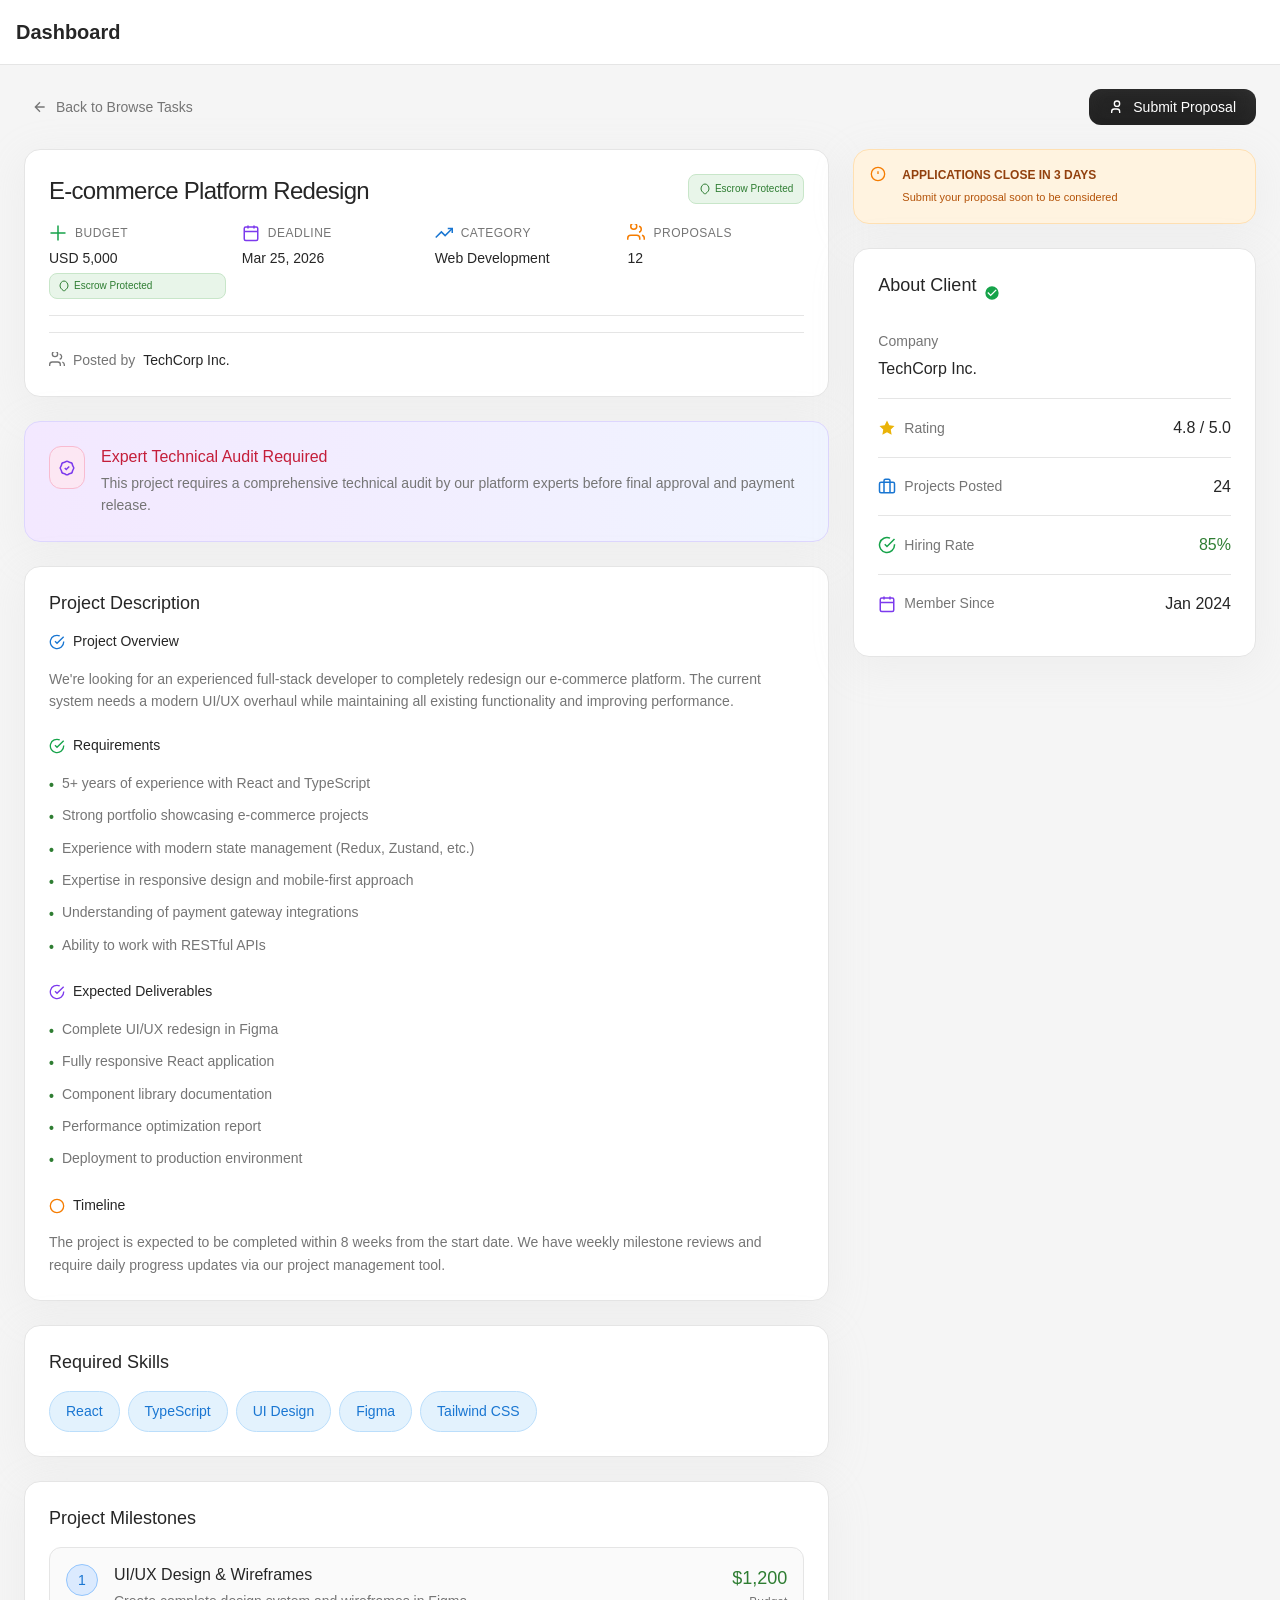
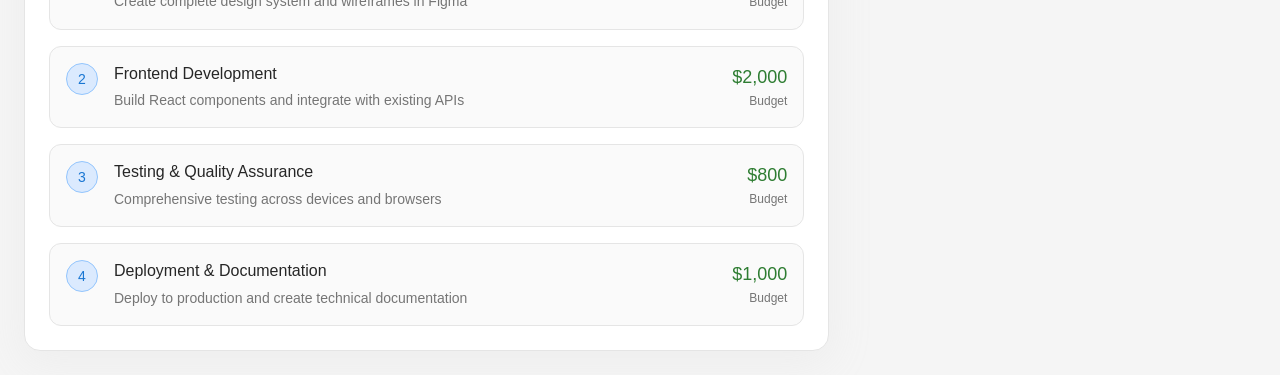
<file: task-details.html>
<!DOCTYPE html>
<html lang="en">
<head>
    <meta charset="UTF-8">
    <meta name="viewport" content="width=device-width, initial-scale=1.0">
    <title>Task Details - E-commerce Platform Redesign</title>
    <link rel="stylesheet" href="task-details.css">
</head>
<body>
    <div class="dashboard-layout">
        <!-- Header Navigation -->
        <header class="dashboard-header">
            <nav class="navbar">
                <div class="navbar-brand">Dashboard</div>
            </nav>
        </header>

        <main class="dashboard-content">
            <div class="task-container">
                <!-- Back Button & Submit Proposal -->
                <div class="task-header-actions">
                    <button class="btn-back" onclick="navigateBack()">
                        <svg class="icon-sm" viewBox="0 0 24 24" fill="none" stroke="currentColor" stroke-width="2">
                            <path d="M19 12H5M12 19l-7-7 7-7"/>
                        </svg>
                        Back to Browse Tasks
                    </button>
                    <button class="btn-submit-proposal" onclick="openProposalModal()">
                        <svg class="icon-sm" viewBox="0 0 24 24" fill="none" stroke="currentColor" stroke-width="2">
                            <path d="M16 21v-2a4 4 0 0 0-4-4H8a4 4 0 0 0-4 4v2M12 11a4 4 0 1 0 0-8 4 4 0 0 0 0 8z"/>
                        </svg>
                        Submit Proposal
                    </button>
                </div>

                <div class="task-grid">
                    <!-- Left Column - Project Details -->
                    <div class="task-details-column">
                        <!-- Task Header -->
                        <div class="card">
                            <div class="card-header-flex">
                                <h1 class="task-title">E-commerce Platform Redesign</h1>
                                <span class="badge badge-escrow">
                                    <svg class="icon-xs" viewBox="0 0 24 24" fill="none" stroke="currentColor" stroke-width="2">
                                        <path d="M12 22s8-4.5 8-10c0-5.5-3.6-10-8-10S4 6.5 4 12c0 5.5 8 10 8 10z"/>
                                    </svg>
                                    Escrow Protected
                                </span>
                            </div>

                            <div class="task-meta-grid">
                                <div class="meta-item">
                                    <div class="meta-label">
                                        <svg class="icon-md text-green-600" viewBox="0 0 24 24" fill="none" stroke="currentColor" stroke-width="2">
                                            <path d="M12 2v20M2 12h20"/>
                                        </svg>
                                        <span>Budget</span>
                                    </div>
                                    <p class="meta-value">USD 5,000</p>
                                    <span class="badge badge-sm badge-emerald">
                                        <svg class="icon-xs" viewBox="0 0 24 24" fill="none" stroke="currentColor" stroke-width="2">
                                            <path d="M12 22s8-4.5 8-10c0-5.5-3.6-10-8-10S4 6.5 4 12c0 5.5 8 10 8 10z"/>
                                        </svg>
                                        Escrow Protected
                                    </span>
                                </div>

                                <div class="meta-item">
                                    <div class="meta-label">
                                        <svg class="icon-md text-purple-600" viewBox="0 0 24 24" fill="none" stroke="currentColor" stroke-width="2">
                                            <rect x="3" y="4" width="18" height="18" rx="2"/>
                                            <path d="M16 2v4M8 2v4M3 10h18"/>
                                        </svg>
                                        <span>Deadline</span>
                                    </div>
                                    <p class="meta-value">Mar 25, 2026</p>
                                </div>

                                <div class="meta-item">
                                    <div class="meta-label">
                                        <svg class="icon-md text-blue-600" viewBox="0 0 24 24" fill="none" stroke="currentColor" stroke-width="2">
                                            <polyline points="23 6 13.5 15.5 8.5 10.5 1 18"/>
                                            <polyline points="17 6 23 6 23 12"/>
                                        </svg>
                                        <span>Category</span>
                                    </div>
                                    <p class="meta-value">Web Development</p>
                                </div>

                                <div class="meta-item">
                                    <div class="meta-label">
                                        <svg class="icon-md text-orange-600" viewBox="0 0 24 24" fill="none" stroke="currentColor" stroke-width="2">
                                            <path d="M17 21v-2a4 4 0 0 0-4-4H5a4 4 0 0 0-4 4v2M9 7a4 4 0 1 0 0-8 4 4 0 0 0 0 8z"/>
                                            <path d="M23 21v-2a4 4 0 0 0-3-3.87"/>
                                            <path d="M16 3.13a4 4 0 0 1 0 7.75"/>
                                        </svg>
                                        <span>Proposals</span>
                                    </div>
                                    <p class="meta-value">12</p>
                                </div>
                            </div>

                            <div class="card-footer">
                                <svg class="icon-sm" viewBox="0 0 24 24" fill="none" stroke="currentColor" stroke-width="2">
                                    <path d="M17 21v-2a4 4 0 0 0-4-4H5a4 4 0 0 0-4 4v2M9 7a4 4 0 1 0 0-8 4 4 0 0 0 0 8z"/>
                                    <path d="M23 21v-2a4 4 0 0 0-3-3.87"/>
                                    <path d="M16 3.13a4 4 0 0 1 0 7.75"/>
                                </svg>
                                <span>Posted by</span>
                                <span class="font-medium">TechCorp Inc.</span>
                            </div>
                        </div>

                        <!-- Technical Audit Badge -->
                        <div class="card card-alert">
                            <div class="alert-content">
                                <div class="alert-icon">
                                    <svg class="icon-md text-purple-600" viewBox="0 0 24 24" fill="none" stroke="currentColor" stroke-width="2">
                                        <path d="M9 12l2 2 4-4M7.835 4.697a3.42 3.42 0 001.946-.806 3.42 3.42 0 014.438 0 3.42 3.42 0 001.946.806 3.42 3.42 0 013.138 3.138 3.42 3.42 0 00.806 1.946 3.42 3.42 0 010 4.438 3.42 3.42 0 00-.806 1.946 3.42 3.42 0 01-3.138 3.138 3.42 3.42 0 00-1.946.806 3.42 3.42 0 01-4.438 0 3.42 3.42 0 00-1.946-.806 3.42 3.42 0 01-3.138-3.138 3.42 3.42 0 00-.806-1.946 3.42 3.42 0 010-4.438 3.42 3.42 0 00.806-1.946 3.42 3.42 0 013.138-3.138z"/>
                                    </svg>
                                </div>
                                <div>
                                    <h3 class="alert-title">Expert Technical Audit Required</h3>
                                    <p class="alert-description">
                                        This project requires a comprehensive technical audit by our platform experts before final approval and payment release.
                                    </p>
                                </div>
                            </div>
                        </div>

                        <!-- Project Description -->
                        <div class="card">
                            <h2 class="card-title">Project Description</h2>

                            <div class="description-section">
                                <h3 class="section-heading">
                                    <svg class="icon-sm text-blue-600" viewBox="0 0 24 24" fill="none" stroke="currentColor" stroke-width="2">
                                        <path d="M22 11.08V12a10 10 0 1 1-5.93-9.14"/>
                                        <polyline points="22 4 12 14.01 9 11.01"/>
                                    </svg>
                                    Project Overview
                                </h3>
                                <p class="section-text">
                                    We're looking for an experienced full-stack developer to completely redesign our e-commerce platform. The current system needs a modern UI/UX overhaul while maintaining all existing functionality and improving performance.
                                </p>
                            </div>

                            <div class="description-section">
                                <h3 class="section-heading">
                                    <svg class="icon-sm text-green-600" viewBox="0 0 24 24" fill="none" stroke="currentColor" stroke-width="2">
                                        <path d="M22 11.08V12a10 10 0 1 1-5.93-9.14"/>
                                        <polyline points="22 4 12 14.01 9 11.01"/>
                                    </svg>
                                    Requirements
                                </h3>
                                <ul class="requirements-list">
                                    <li>5+ years of experience with React and TypeScript</li>
                                    <li>Strong portfolio showcasing e-commerce projects</li>
                                    <li>Experience with modern state management (Redux, Zustand, etc.)</li>
                                    <li>Expertise in responsive design and mobile-first approach</li>
                                    <li>Understanding of payment gateway integrations</li>
                                    <li>Ability to work with RESTful APIs</li>
                                </ul>
                            </div>

                            <div class="description-section">
                                <h3 class="section-heading">
                                    <svg class="icon-sm text-purple-600" viewBox="0 0 24 24" fill="none" stroke="currentColor" stroke-width="2">
                                        <path d="M22 11.08V12a10 10 0 1 1-5.93-9.14"/>
                                        <polyline points="22 4 12 14.01 9 11.01"/>
                                    </svg>
                                    Expected Deliverables
                                </h3>
                                <ul class="requirements-list">
                                    <li>Complete UI/UX redesign in Figma</li>
                                    <li>Fully responsive React application</li>
                                    <li>Component library documentation</li>
                                    <li>Performance optimization report</li>
                                    <li>Deployment to production environment</li>
                                </ul>
                            </div>

                            <div class="description-section">
                                <h3 class="section-heading">
                                    <svg class="icon-sm text-orange-600" viewBox="0 0 24 24" fill="none" stroke="currentColor" stroke-width="2">
                                        <circle cx="12" cy="12" r="10"/>
                                        <polyline points="12 6v6l4 2"/>
                                    </svg>
                                    Timeline
                                </h3>
                                <p class="section-text">
                                    The project is expected to be completed within 8 weeks from the start date. We have weekly milestone reviews and require daily progress updates via our project management tool.
                                </p>
                            </div>
                        </div>

                        <!-- Required Skills -->
                        <div class="card">
                            <h2 class="card-title">Required Skills</h2>
                            <div class="skills-container">
                                <span class="skill-badge">React</span>
                                <span class="skill-badge">TypeScript</span>
                                <span class="skill-badge">UI Design</span>
                                <span class="skill-badge">Figma</span>
                                <span class="skill-badge">Tailwind CSS</span>
                            </div>
                        </div>

                        <!-- Milestones -->
                        <div class="card">
                            <h2 class="card-title">Project Milestones</h2>
                            <div class="milestones-container">
                                <div class="milestone-item">
                                    <div class="milestone-header">
                                        <div class="milestone-number">1</div>
                                        <div class="milestone-content">
                                            <h3 class="milestone-title">UI/UX Design & Wireframes</h3>
                                            <p class="milestone-description">Create complete design system and wireframes in Figma</p>
                                        </div>
                                    </div>
                                    <div class="milestone-budget">
                                        <p class="milestone-amount">$1,200</p>
                                        <p class="milestone-label">Budget</p>
                                    </div>
                                </div>

                                <div class="milestone-item">
                                    <div class="milestone-header">
                                        <div class="milestone-number">2</div>
                                        <div class="milestone-content">
                                            <h3 class="milestone-title">Frontend Development</h3>
                                            <p class="milestone-description">Build React components and integrate with existing APIs</p>
                                        </div>
                                    </div>
                                    <div class="milestone-budget">
                                        <p class="milestone-amount">$2,000</p>
                                        <p class="milestone-label">Budget</p>
                                    </div>
                                </div>

                                <div class="milestone-item">
                                    <div class="milestone-header">
                                        <div class="milestone-number">3</div>
                                        <div class="milestone-content">
                                            <h3 class="milestone-title">Testing & Quality Assurance</h3>
                                            <p class="milestone-description">Comprehensive testing across devices and browsers</p>
                                        </div>
                                    </div>
                                    <div class="milestone-budget">
                                        <p class="milestone-amount">$800</p>
                                        <p class="milestone-label">Budget</p>
                                    </div>
                                </div>

                                <div class="milestone-item">
                                    <div class="milestone-header">
                                        <div class="milestone-number">4</div>
                                        <div class="milestone-content">
                                            <h3 class="milestone-title">Deployment & Documentation</h3>
                                            <p class="milestone-description">Deploy to production and create technical documentation</p>
                                        </div>
                                    </div>
                                    <div class="milestone-budget">
                                        <p class="milestone-amount">$1,000</p>
                                        <p class="milestone-label">Budget</p>
                                    </div>
                                </div>
                            </div>
                        </div>
                    </div>

                    <!-- Right Column - Client Info -->
                    <div class="client-info-column">
                        <!-- Proposal Deadline Warning -->
                        <div class="card card-warning">
                            <svg class="icon-sm text-orange-600" viewBox="0 0 24 24" fill="none" stroke="currentColor" stroke-width="2">
                                <circle cx="12" cy="12" r="10"/>
                                <line x1="12" y1="8" x2="12" y2="12"/>
                                <line x1="12" y1="16" x2="12.01" y2="16"/>
                            </svg>
                            <div>
                                <p class="warning-title">Applications close in 3 days</p>
                                <p class="warning-text">Submit your proposal soon to be considered</p>
                            </div>
                        </div>

                        <!-- Client Info Card -->
                        <div class="card">
                            <div class="client-header">
                                <h2 class="card-title">About Client</h2>
                                <svg class="icon-sm text-green-600" viewBox="0 0 24 24" fill="currentColor">
                                    <path d="M12 2a10 10 0 1 0 0 20 10 10 0 0 0 0-20zm-2 15l-5-5 1.41-1.41L10 14.17l7.59-7.59L19 8l-9 9z"/>
                                </svg>
                            </div>

                            <div class="client-details">
                                <div class="client-detail-item">
                                    <p class="detail-label">Company</p>
                                    <p class="detail-value">TechCorp Inc.</p>
                                </div>

                                <div class="client-detail-item detail-row">
                                    <div class="detail-label-row">
                                        <svg class="icon-md text-yellow-500" viewBox="0 0 24 24" fill="currentColor">
                                            <path d="M12 2l3.09 6.26L22 9.27l-5 4.87 1.18 6.88L12 17.77l-6.18 3.25L7 14.14 2 9.27l6.91-1.01L12 2z"/>
                                        </svg>
                                        <span>Rating</span>
                                    </div>
                                    <span class="detail-value">4.8 / 5.0</span>
                                </div>

                                <div class="client-detail-item detail-row">
                                    <div class="detail-label-row">
                                        <svg class="icon-md text-blue-600" viewBox="0 0 24 24" fill="none" stroke="currentColor" stroke-width="2">
                                            <rect x="2" y="7" width="20" height="14" rx="2" ry="2"/>
                                            <path d="M16 21V5a2 2 0 0 0-2-2h-4a2 2 0 0 0-2 2v16"/>
                                        </svg>
                                        <span>Projects Posted</span>
                                    </div>
                                    <span class="detail-value">24</span>
                                </div>

                                <div class="client-detail-item detail-row">
                                    <div class="detail-label-row">
                                        <svg class="icon-md text-green-600" viewBox="0 0 24 24" fill="none" stroke="currentColor" stroke-width="2">
                                            <path d="M22 11.08V12a10 10 0 1 1-5.93-9.14"/>
                                            <polyline points="22 4 12 14.01 9 11.01"/>
                                        </svg>
                                        <span>Hiring Rate</span>
                                    </div>
                                    <span class="detail-value text-green-600">85%</span>
                                </div>

                                <div class="client-detail-item detail-row">
                                    <div class="detail-label-row">
                                        <svg class="icon-md text-purple-600" viewBox="0 0 24 24" fill="none" stroke="currentColor" stroke-width="2">
                                            <rect x="3" y="4" width="18" height="18" rx="2"/>
                                            <path d="M16 2v4M8 2v4M3 10h18"/>
                                        </svg>
                                        <span>Member Since</span>
                                    </div>
                                    <span class="detail-value">Jan 2024</span>
                                </div>
                            </div>
                        </div>
                    </div>
                </div>
            </div>
        </main>
    </div>

    <!-- Proposal Modal -->
    <div id="proposalModal" class="modal" style="display: none;">
        <div class="modal-overlay" onclick="closeProposalModal()"></div>
        <div class="modal-content">
            <div class="modal-header">
                <h2 class="modal-title">Submit Proposal</h2>
                <button class="btn-close" onclick="closeProposalModal()">
                    <svg class="icon-sm" viewBox="0 0 24 24" fill="none" stroke="currentColor" stroke-width="2">
                        <line x1="18" y1="6" x2="6" y2="18"/>
                        <line x1="6" y1="6" x2="18" y2="18"/>
                    </svg>
                </button>
            </div>

            <form id="proposalForm" class="modal-form" onsubmit="handleSubmitProposal(event)">
                <!-- Proposal Deadline Warning -->
                <div class="form-alert">
                    <svg class="icon-sm text-orange-600" viewBox="0 0 24 24" fill="none" stroke="currentColor" stroke-width="2">
                        <circle cx="12" cy="12" r="10"/>
                        <line x1="12" y1="8" x2="12" y2="12"/>
                        <line x1="12" y1="16" x2="12.01" y2="16"/>
                    </svg>
                    <div>
                        <p class="warning-title">Applications close in 3 days</p>
                        <p class="warning-text">Make sure your proposal stands out!</p>
                    </div>
                </div>

                <!-- Cover Letter -->
                <div class="form-group">
                    <label for="coverLetter" class="form-label">Cover Letter *</label>
                    <textarea
                        id="coverLetter"
                        name="coverLetter"
                        placeholder="Explain why you're the best fit for this project..."
                        rows="6"
                        required
                        class="form-textarea"
                    ></textarea>
                </div>

                <!-- Bid Amount -->
                <div class="form-group">
                    <label for="bidAmount" class="form-label">Your Bid Amount *</label>
                    <div class="form-input-wrapper">
                        <svg class="form-icon" viewBox="0 0 24 24" fill="none" stroke="currentColor" stroke-width="2">
                            <line x1="12" y1="1" x2="12" y2="23"/>
                            <path d="M17 5H9.5a3.5 3.5 0 0 0 0 7h5a3.5 3.5 0 0 1 0 7H6"/>
                        </svg>
                        <input
                            type="number"
                            id="bidAmount"
                            name="bidAmount"
                            placeholder="5000"
                            required
                            min="0"
                            step="0.01"
                            class="form-input"
                        />
                    </div>
                    <p class="form-hint">Client budget: $5,000</p>
                </div>

                <!-- Estimated Timeline -->
                <div class="form-group">
                    <label for="estimatedTimeline" class="form-label">Estimated Timeline *</label>
                    <input
                        type="text"
                        id="estimatedTimeline"
                        name="estimatedTimeline"
                        placeholder="e.g., 6 weeks"
                        required
                        class="form-input"
                    />
                </div>

                <!-- Portfolio Link -->
                <div class="form-group">
                    <label for="portfolioLink" class="form-label">Portfolio Link (Optional)</label>
                    <div class="form-input-wrapper">
                        <svg class="form-icon" viewBox="0 0 24 24" fill="none" stroke="currentColor" stroke-width="2">
                            <path d="M10 13a5 5 0 0 0 7.54.54l3-3a5 5 0 0 0-7.07-7.07l-1.72 1.71"/>
                            <path d="M14 11a5 5 0 0 0-7.54-.54l-3 3a5 5 0 0 0 7.07 7.07l1.71-1.71"/>
                        </svg>
                        <input
                            type="url"
                            id="portfolioLink"
                            name="portfolioLink"
                            placeholder="https://your-portfolio.com"
                            class="form-input"
                        />
                    </div>
                </div>

                <!-- Action Buttons -->
                <div class="form-actions">
                    <button type="button" class="btn btn-secondary" onclick="closeProposalModal()">
                        Cancel
                    </button>
                    <button type="submit" class="btn btn-primary">
                        Submit Proposal
                    </button>
                </div>
            </form>
        </div>
    </div>

    <script src="task-details.js"></script>
</body>
</html>
</file>
<file: styles.css>
/* ===========================
   GLOBAL STYLES & RESET
   =========================== */

* {
    margin: 0;
    padding: 0;
    box-sizing: border-box;
}

:root {
    /* Colors */
    --bg-primary: #f9f9f9;
    --bg-secondary: #f3f3f3;
    --bg-card: #ffffff;
    --border-color: #e5e5e5;
    --text-primary: #1a1a1a;
    --text-secondary: #6b7280;
    --text-muted: #a0aec0;
    
    /* Accent Colors */
    --blue-600: #2563eb;
    --blue-100: #dbeafe;
    --purple-600: #9333ea;
    --purple-100: #f3e8ff;
    --green-600: #16a34a;
    --green-100: #dcfce7;
    --orange-600: #ea580c;
    --orange-100: #fed7aa;
    
    /* Shadows */
    --shadow-sm: 0 1px 2px 0 rgba(0, 0, 0, 0.05);
    --shadow-md: 0px 10px 40px 5px rgba(194, 194, 194, 0.12);
    --shadow-lg: 0px 10px 40px 5px rgba(194, 194, 194, 0.25);
    
    /* Spacing */
    --spacing-1: 0.25rem;
    --spacing-2: 0.5rem;
    --spacing-3: 0.75rem;
    --spacing-4: 1rem;
    --spacing-5: 1.25rem;
    --spacing-6: 1.5rem;
    
    /* Z-index */
    --z-sidebar: 40;
    --z-navbar: 30;
    --z-dropdown: 50;
    
    /* Transitions */
    --transition: all 0.2s ease-in-out;
}

html,
body {
    width: 100%;
    height: 100%;
    font-family: -apple-system, BlinkMacSystemFont, 'Segoe UI', Roboto, Oxygen, Ubuntu, Cantarell, sans-serif;
    font-size: 14px;
    line-height: 1.6;
    color: var(--text-primary);
    background-color: var(--bg-primary);
}

body {
    overflow: hidden;
}

a {
    text-decoration: none;
    color: inherit;
}

button {
    font-family: inherit;
    font-size: inherit;
    cursor: pointer;
    border: none;
    background: none;
    outline: none;
}

input {
    font-family: inherit;
    font-size: inherit;
}

/* ===========================
   LAYOUT & STRUCTURE
   =========================== */

.app-container {
    display: flex;
    height: 100vh;
    overflow: hidden;
}

.main-wrapper {
    flex: 1;
    display: flex;
    flex-direction: column;
    overflow: hidden;
    margin-left: 240px;
    transition: margin-left var(--transition);
}

.main-wrapper.collapsed {
    margin-left: 72px;
}

/* ===========================
   SIDEBAR
   =========================== */

.sidebar {
    position: fixed;
    left: 0;
    top: 0;
    width: 240px;
    height: 100vh;
    background-color: #fafafa;
    border-right: 1px solid var(--border-color);
    display: flex;
    flex-direction: column;
    z-index: var(--z-sidebar);
    transition: width var(--transition);
    overflow: hidden;
}

.sidebar.collapsed {
    width: 72px;
}

.sidebar-logo {
    height: 64px;
    padding: var(--spacing-5);
    border-bottom: 1px solid var(--border-color);
    display: flex;
    align-items: center;
}

.logo-link {
    display: flex;
    align-items: center;
    gap: var(--spacing-2);
    color: var(--text-primary);
}

.logo-text {
    font-weight: 600;
    font-size: 18px;
    letter-spacing: -0.03em;
    white-space: nowrap;
}

.logo-accent {
    color: #f43f5e;
}

.sidebar-nav {
    flex: 1;
    padding: var(--spacing-6) var(--spacing-3);
    overflow-y: auto;
}

.nav-items {
    display: flex;
    flex-direction: column;
    gap: 4px;
}

.sidebar-item {
    display: flex;
    align-items: center;
    gap: var(--spacing-3);
    padding: var(--spacing-2) var(--spacing-3);
    height: 40px;
    border-radius: 12px;
    transition: var(--transition);
    position: relative;
    color: var(--text-secondary);
    font-size: 14px;
}

.sidebar-item:hover {
    background-color: rgba(0, 0, 0, 0.04);
    color: var(--text-primary);
}

.sidebar-item.active {
    background-color: rgba(0, 0, 0, 0.08);
    color: var(--text-primary);
    box-shadow: var(--shadow-sm);
}

.sidebar-item .icon {
    width: 18px;
    height: 18px;
    flex-shrink: 0;
}

.sidebar-item .label {
    font-weight: 500;
    flex: 1;
}

.badge {
    display: inline-flex;
    align-items: center;
    justify-content: center;
    width: 16px;
    height: 16px;
    background-color: #ef4444;
    color: white;
    border-radius: 50%;
    font-size: 10px;
    font-weight: 600;
}

.sidebar.collapsed .label,
.sidebar.collapsed .badge:not(.icon-badge) {
    display: none;
}

.sidebar-footer {
    padding: var(--spacing-3);
    border-top: 1px solid var(--border-color);
}

.collapse-btn {
    width: 100%;
    height: 40px;
    border-radius: 12px;
    background-color: var(--bg-card);
    border: 1px solid var(--border-color);
    display: flex;
    align-items: center;
    justify-content: center;
    color: var(--text-secondary);
    transition: var(--transition);
}

.collapse-btn:hover {
    background-color: rgba(0, 0, 0, 0.04);
    color: var(--text-primary);
}

.collapse-btn .icon {
    width: 18px;
    height: 18px;
}

/* ===========================
   TOP NAVBAR
   =========================== */

.top-navbar {
    position: fixed;
    top: 0;
    left: 240px;
    right: 0;
    height: 64px;
    background-color: rgba(249, 249, 249, 0.8);
    backdrop-filter: blur(4px);
    border-bottom: 1px solid var(--border-color);
    z-index: var(--z-navbar);
    transition: left var(--transition);
}

.top-navbar.collapsed {
    left: 72px;
}

.navbar-content {
    display: flex;
    align-items: center;
    justify-content: space-between;
    gap: var(--spacing-4);
    height: 100%;
    padding: 0 var(--spacing-6);
}

.search-container {
    flex: 1;
    max-width: 480px;
    position: relative;
}

.search-icon {
    position: absolute;
    left: var(--spacing-3);
    top: 50%;
    transform: translateY(-50%);
    width: 16px;
    height: 16px;
    color: var(--text-secondary);
    pointer-events: none;
}

.search-input {
    width: 100%;
    height: 40px;
    padding-left: 36px;
    padding-right: var(--spacing-4);
    border: 1px solid var(--border-color);
    border-radius: 12px;
    background-color: var(--bg-card);
    font-size: 14px;
    outline: none;
    transition: var(--transition);
}

.search-input:focus {
    border-color: var(--blue-600);
    box-shadow: 0 0 0 3px rgba(37, 99, 235, 0.1);
}

.search-input::placeholder {
    color: var(--text-muted);
}

.navbar-actions {
    display: flex;
    align-items: center;
    gap: var(--spacing-2);
}

.icon-button {
    width: 40px;
    height: 40px;
    border-radius: 12px;
    border: 1px solid var(--border-color);
    background-color: var(--bg-card);
    display: flex;
    align-items: center;
    justify-content: center;
    color: var(--text-secondary);
    position: relative;
    transition: var(--transition);
}

.icon-button:hover {
    background-color: rgba(0, 0, 0, 0.04);
}

.icon-button .icon {
    width: 18px;
    height: 18px;
}

.notification-dot {
    position: absolute;
    top: 6px;
    right: 6px;
    width: 8px;
    height: 8px;
    background-color: #ef4444;
    border-radius: 50%;
    border: 2px solid white;
}

/* ===========================
   NOTIFICATION DROPDOWN
   =========================== */

.notification-container {
    position: relative;
}

.notification-dropdown {
    position: absolute;
    right: 0;
    top: calc(100% + 8px);
    width: 360px;
    background-color: var(--bg-card);
    border: 1px solid var(--border-color);
    border-radius: 16px;
    box-shadow: var(--shadow-lg);
    overflow: hidden;
    display: none;
    z-index: var(--z-dropdown);
}

.notification-dropdown.show {
    display: block;
}

.dropdown-header {
    padding: var(--spacing-4);
    border-bottom: 1px solid var(--border-color);
    display: flex;
    align-items: center;
    justify-content: space-between;
}

.dropdown-header h3 {
    font-size: 14px;
    font-weight: 500;
}

.mark-all-read {
    font-size: 12px;
    font-weight: 500;
    color: var(--text-secondary);
    transition: var(--transition);
}

.mark-all-read:hover {
    color: var(--text-primary);
}

.notification-list {
    max-height: 400px;
    overflow-y: auto;
}

.notification-item {
    padding: var(--spacing-4);
    display: flex;
    gap: var(--spacing-3);
    border-bottom: 1px solid var(--border-color);
    transition: var(--transition);
    cursor: pointer;
}

.notification-item:last-child {
    border-bottom: none;
}

.notification-item:hover {
    background-color: rgba(0, 0, 0, 0.02);
}

.notification-icon {
    width: 40px;
    height: 40px;
    border-radius: 12px;
    display: flex;
    align-items: center;
    justify-content: center;
    flex-shrink: 0;
}

.notification-icon .icon {
    width: 18px;
    height: 18px;
}

.notification-content {
    flex: 1;
    min-width: 0;
}

.notification-title {
    font-size: 14px;
    font-weight: 500;
    margin-bottom: 4px;
}

.notification-description {
    font-size: 12px;
    color: var(--text-secondary);
    margin-bottom: 8px;
    line-height: 1.4;
}

.notification-time {
    font-size: 12px;
    color: var(--text-muted);
}

.dropdown-footer {
    padding: var(--spacing-3);
    border-top: 1px solid var(--border-color);
}

.view-all-link {
    display: block;
    width: 100%;
    text-align: center;
    font-size: 14px;
    font-weight: 500;
    color: var(--text-secondary);
    transition: var(--transition);
}

.view-all-link:hover {
    color: var(--text-primary);
}

/* ===========================
   USER MENU
   =========================== */

.user-menu-container {
    position: relative;
}

.user-button {
    display: flex;
    align-items: center;
    gap: var(--spacing-2);
    padding-left: var(--spacing-2);
    padding-right: var(--spacing-3);
    height: 40px;
    border-radius: 12px;
    border: 1px solid var(--border-color);
    background-color: var(--bg-card);
    transition: var(--transition);
}

.user-button:hover {
    background-color: rgba(0, 0, 0, 0.04);
}

.user-avatar {
    width: 28px;
    height: 28px;
    border-radius: 50%;
    background: linear-gradient(135deg, #3b82f6, #9333ea);
    display: flex;
    align-items: center;
    justify-content: center;
    color: white;
    font-size: 12px;
    font-weight: 600;
}

.user-name {
    font-size: 14px;
    font-weight: 500;
    display: none;
}

@media (min-width: 640px) {
    .user-name {
        display: inline;
    }
}

.user-dropdown {
    position: absolute;
    right: 0;
    top: calc(100% + 8px);
    width: 220px;
    background-color: var(--bg-card);
    border: 1px solid var(--border-color);
    border-radius: 16px;
    box-shadow: var(--shadow-lg);
    overflow: hidden;
    display: none;
    z-index: var(--z-dropdown);
}

.user-dropdown.show {
    display: block;
}

.user-info {
    padding: var(--spacing-3);
    border-bottom: 1px solid var(--border-color);
}

.user-fullname {
    font-size: 14px;
    font-weight: 500;
    margin-bottom: 4px;
}

.user-email {
    font-size: 12px;
    color: var(--text-secondary);
}

.user-menu-items {
    padding: var(--spacing-2);
}

.user-menu-item {
    display: flex;
    align-items: center;
    gap: var(--spacing-3);
    padding: var(--spacing-2) var(--spacing-3);
    height: 36px;
    border-radius: 10px;
    font-size: 14px;
    color: var(--text-secondary);
    transition: var(--transition);
}

.user-menu-item:hover {
    background-color: rgba(0, 0, 0, 0.04);
    color: var(--text-primary);
}

.user-menu-item .icon {
    width: 16px;
    height: 16px;
}

.user-menu-divider {
    height: 1px;
    background-color: var(--border-color);
}

.user-menu-item.logout {
    color: #dc2626;
    padding: var(--spacing-2) var(--spacing-3);
    margin: var(--spacing-2) var(--spacing-2) 0 var(--spacing-2);
}

.user-menu-item.logout:hover {
    background-color: #fee2e2;
}

/* ===========================
   MAIN CONTENT
   =========================== */

.main-content {
    flex: 1;
    overflow-y: auto;
    padding-top: 64px;
}

.content-wrapper {
    padding: var(--spacing-6);
    max-width: 1600px;
    width: 100%;
    margin: 0 auto;
}

.dashboard-header {
    display: flex;
    flex-direction: column;
    gap: var(--spacing-4);
    margin-bottom: var(--spacing-6);
}

@media (min-width: 768px) {
    .dashboard-header {
        flex-direction: row;
        align-items: center;
        justify-content: space-between;
    }
}

.page-title {
    font-size: 28px;
    font-weight: 500;
    letter-spacing: -0.02em;
    margin-bottom: 4px;
}

.page-subtitle {
    font-size: 14px;
    color: var(--text-secondary);
}

.primary-button {
    display: inline-flex;
    align-items: center;
    gap: var(--spacing-2);
    padding: var(--spacing-3) var(--spacing-6);
    border-radius: 32px;
    background: linear-gradient(180deg, hsl(0, 0%, 16%), hsl(0, 0%, 10%));
    color: white;
    font-size: 14px;
    font-weight: 500;
    box-shadow: inset -4px -6px 25px 0px rgba(201, 201, 201, 0.08),
                inset 4px 4px 10px 0px rgba(29, 29, 29, 0.24);
    transition: var(--transition);
    white-space: nowrap;
}

.primary-button:hover {
    transform: scale(1.02);
}

.primary-button:active {
    transform: scale(0.98);
}

.primary-button .icon {
    width: 18px;
    height: 18px;
}

/* ===========================
   STATS GRID
   =========================== */

.stats-grid {
    display: grid;
    grid-template-columns: repeat(auto-fit, minmax(200px, 1fr));
    gap: var(--spacing-4);
    margin-bottom: var(--spacing-6);
}

.stat-card {
    border: 1px solid var(--border-color);
    border-radius: 16px;
    background-color: var(--bg-card);
    padding: var(--spacing-5);
    box-shadow: var(--shadow-md);
    transition: var(--transition);
}

.stat-card:hover {
    box-shadow: var(--shadow-lg);
}

.stat-icon-container {
    width: 40px;
    height: 40px;
    border-radius: 12px;
    display: flex;
    align-items: center;
    justify-content: center;
    margin-bottom: var(--spacing-3);
}

.stat-icon-container .icon {
    width: 20px;
    height: 20px;
}

.stat-value {
    font-size: 28px;
    font-weight: 500;
    letter-spacing: -0.02em;
    margin-bottom: 4px;
}

.stat-label {
    font-size: 14px;
    color: var(--text-secondary);
    margin-bottom: 4px;
}

.stat-change {
    font-size: 12px;
    color: var(--text-secondary);
    display: flex;
    align-items: center;
    gap: 4px;
}

/* ===========================
   MAIN GRID (Projects + Activity)
   =========================== */

.main-grid {
    display: grid;
    grid-template-columns: 1fr;
    gap: var(--spacing-6);
    margin-bottom: var(--spacing-6);
}

@media (min-width: 1024px) {
    .main-grid {
        grid-template-columns: 2fr 1fr;
    }
}

/* ===========================
   PROJECTS SECTION
   =========================== */

.projects-section {
    border: 1px solid var(--border-color);
    border-radius: 16px;
    background-color: var(--bg-card);
    box-shadow: var(--shadow-md);
    overflow: hidden;
}

.section-header {
    padding: var(--spacing-5);
    border-bottom: 1px solid var(--border-color);
    display: flex;
    align-items: center;
    justify-content: space-between;
}

.section-header h2 {
    font-size: 18px;
    font-weight: 500;
    letter-spacing: -0.02em;
}

.view-all-btn {
    font-size: 14px;
    font-weight: 500;
    color: var(--text-secondary);
    transition: var(--transition);
}

.view-all-btn:hover {
    color: var(--text-primary);
}

.projects-list {
    display: flex;
    flex-direction: column;
    divide-y: 1px solid var(--border-color);
}

.project-card {
    padding: var(--spacing-5);
    transition: var(--transition);
}

.project-card:hover {
    background-color: rgba(0, 0, 0, 0.02);
}

.project-header {
    display: flex;
    align-items: flex-start;
    justify-content: space-between;
    margin-bottom: var(--spacing-3);
}

.project-info {
    flex: 1;
}

.project-name {
    font-size: 16px;
    font-weight: 500;
    margin-bottom: 8px;
}

.project-worker {
    display: flex;
    align-items: center;
    gap: var(--spacing-2);
}

.worker-avatar {
    width: 24px;
    height: 24px;
    border-radius: 50%;
    background: linear-gradient(135deg, #3b82f6, #9333ea);
    display: flex;
    align-items: center;
    justify-content: center;
    color: white;
    font-size: 10px;
    font-weight: 600;
}

.worker-name {
    font-size: 14px;
    color: var(--text-secondary);
}

.status-badge {
    padding: var(--spacing-1) var(--spacing-3);
    border-radius: 9999px;
    font-size: 12px;
    font-weight: 500;
    white-space: nowrap;
}

.status-badge.in-progress {
    background-color: #dbeafe;
    color: #2563eb;
}

.status-badge.under-review {
    background-color: #f3e8ff;
    color: #9333ea;
}

.status-badge.waiting {
    background-color: #fed7aa;
    color: #ea580c;
}

.escrow-indicator {
    margin-bottom: var(--spacing-3);
    padding: var(--spacing-2) var(--spacing-3);
    border-radius: 10px;
    background-color: #dcfce7;
    border: 1px solid #bbf7d0;
    display: flex;
    align-items: center;
    gap: var(--spacing-2);
}

.escrow-indicator .icon {
    width: 14px;
    height: 14px;
    flex-shrink: 0;
}

.escrow-indicator span {
    font-size: 12px;
    color: #166534;
}

.escrow-indicator strong {
    font-weight: 600;
}

.project-details {
    display: flex;
    flex-direction: column;
    gap: var(--spacing-2);
}

.milestone-row {
    display: flex;
    align-items: center;
    justify-content: space-between;
    font-size: 12px;
}

.milestone-row strong {
    font-weight: 600;
    color: var(--text-primary);
}

.progress-bar {
    height: 8px;
    border-radius: 9999px;
    background-color: rgba(0, 0, 0, 0.06);
    overflow: hidden;
}

.progress-fill {
    height: 100%;
    background: linear-gradient(90deg, #3b82f6, #9333ea);
    border-radius: 9999px;
    transition: width 0.3s ease;
}

.deadline-row {
    display: flex;
    align-items: center;
    justify-content: space-between;
    font-size: 12px;
}

.deadline {
    display: flex;
    align-items: center;
    gap: 4px;
    color: var(--text-secondary);
}

.deadline .icon {
    width: 12px;
    height: 12px;
}

.view-details-link {
    color: var(--blue-600);
    font-weight: 500;
    transition: var(--transition);
}

.view-details-link:hover {
    color: #1d4ed8;
}

/* ===========================
   ACTIVITY SECTION
   =========================== */

.activity-section {
    border: 1px solid var(--border-color);
    border-radius: 16px;
    background-color: var(--bg-card);
    box-shadow: var(--shadow-md);
    overflow: hidden;
    display: flex;
    flex-direction: column;
}

.activity-feed {
    flex: 1;
    max-height: 600px;
    overflow-y: auto;
}

.activity-item {
    padding: var(--spacing-4);
    display: flex;
    gap: var(--spacing-3);
    border-bottom: 1px solid var(--border-color);
    transition: var(--transition);
}

.activity-item:last-child {
    border-bottom: none;
}

.activity-item:hover {
    background-color: rgba(0, 0, 0, 0.02);
}

.activity-icon {
    width: 40px;
    height: 40px;
    border-radius: 12px;
    display: flex;
    align-items: center;
    justify-content: center;
    flex-shrink: 0;
}

.activity-icon .icon {
    width: 18px;
    height: 18px;
}

.activity-content {
    flex: 1;
    min-width: 0;
}

.activity-action {
    font-size: 14px;
    font-weight: 500;
    margin-bottom: 4px;
}

.activity-detail {
    font-size: 12px;
    color: var(--text-secondary);
    margin-bottom: 8px;
    line-height: 1.4;
}

.activity-time {
    font-size: 12px;
    color: var(--text-muted);
}

/* ===========================
   QUICK ACTIONS
   =========================== */

.quick-actions-section {
    border: 1px solid var(--border-color);
    border-radius: 16px;
    background-color: var(--bg-card);
    box-shadow: var(--shadow-md);
    padding: var(--spacing-5);
}

.quick-actions-section h2 {
    font-size: 18px;
    font-weight: 500;
    letter-spacing: -0.02em;
    margin-bottom: var(--spacing-4);
}

.quick-actions-grid {
    display: grid;
    grid-template-columns: repeat(auto-fit, minmax(150px, 1fr));
    gap: var(--spacing-4);
}

.quick-action-card {
    padding: var(--spacing-5);
    border-radius: 16px;
    border: 1px solid var(--border-color);
    transition: all 0.2s ease;
    display: block;
    text-align: left;
}

.quick-action-card:hover {
    transform: translateY(-2px);
    box-shadow: 0px 10px 40px 5px rgba(194, 194, 194, 0.25);
}

.quick-action-icon {
    width: 48px;
    height: 48px;
    border-radius: 12px;
    background-color: white;
    border: 1px solid var(--border-color);
    display: flex;
    align-items: center;
    justify-content: center;
    margin-bottom: var(--spacing-3);
    transition: var(--transition);
}

.quick-action-card:hover .quick-action-icon {
    transform: scale(1.1);
}

.quick-action-icon .icon {
    width: 22px;
    height: 22px;
}

.quick-action-card h3 {
    font-size: 16px;
    font-weight: 500;
    margin-bottom: 4px;
}

.quick-action-card p {
    font-size: 12px;
    color: var(--text-secondary);
    line-height: 1.4;
}

/* ===========================
   SCROLLBAR STYLES
   =========================== */

::-webkit-scrollbar {
    width: 8px;
    height: 8px;
}

::-webkit-scrollbar-track {
    background: transparent;
}

::-webkit-scrollbar-thumb {
    background: #ccc;
    border-radius: 4px;
}

::-webkit-scrollbar-thumb:hover {
    background: #999;
}

/* ===========================
   RESPONSIVE DESIGN
   =========================== */

@media (max-width: 768px) {
    .sidebar {
        width: 72px;
    }

    .main-wrapper {
        margin-left: 72px;
    }

    .top-navbar {
        left: 72px;
    }

    .navbar-content {
        padding: 0 var(--spacing-4);
        gap: var(--spacing-2);
    }

    .search-container {
        max-width: 200px;
    }

    .stats-grid {
        grid-template-columns: 1fr;
    }

    .main-grid {
        grid-template-columns: 1fr;
    }

    .quick-actions-grid {
        grid-template-columns: repeat(2, 1fr);
    }

    .dashboard-header {
        flex-direction: column;
        align-items: flex-start;
    }

    .primary-button {
        align-self: flex-start;
    }

    .project-header {
        flex-direction: column;
        gap: var(--spacing-2);
    }

    .status-badge {
        align-self: flex-start;
    }

    .deadline-row {
        flex-direction: column;
        align-items: flex-start;
        gap: 4px;
    }

    .content-wrapper {
        padding: var(--spacing-4);
    }

    .page-title {
        font-size: 24px;
    }
}

@media (max-width: 640px) {
    .navbar-content {
        flex-direction: column;
        gap: var(--spacing-2);
    }

    .search-container {
        max-width: 100%;
    }

    .navbar-actions {
        width: 100%;
    }

    .quick-actions-grid {
        grid-template-columns: 1fr;
    }

    .main-content {
        padding-top: 64px;
    }
}
</file>
<file: client-my-projects.css>
/* ===========================
   MY PROJECTS PAGE SPECIFIC STYLES
   =========================== */

.my-projects-header {
    display: flex;
    flex-direction: column;
    gap: var(--spacing-4);
    margin-bottom: var(--spacing-6);
}

@media (min-width: 768px) {
    .my-projects-header {
        flex-direction: row;
        align-items: center;
        justify-content: space-between;
    }
}

.page-title {
    font-size: 28px;
    font-weight: 500;
    letter-spacing: -0.02em;
    margin-bottom: 4px;
}

.page-subtitle {
    font-size: 14px;
    color: var(--text-secondary);
}

/* ===========================
   TABS SECTION
   =========================== */

.tabs-container {
    border-bottom: 1px solid var(--border-color);
    margin-bottom: var(--spacing-6);
}

.tabs-wrapper {
    display: flex;
    gap: var(--spacing-6);
    overflow-x: auto;
    padding-bottom: 0;
}

.tabs-wrapper::-webkit-scrollbar {
    height: 4px;
}

.tabs-wrapper::-webkit-scrollbar-thumb {
    background: #ccc;
}

.tab-button {
    position: relative;
    padding-left: var(--spacing-1);
    padding-right: var(--spacing-1);
    padding-top: var(--spacing-3);
    padding-bottom: var(--spacing-3);
    font-size: 14px;
    font-weight: 500;
    color: var(--text-secondary);
    white-space: nowrap;
    transition: var(--transition);
    border: none;
    background: none;
    cursor: pointer;
}

.tab-button:hover {
    color: var(--text-primary);
}

.tab-button.active {
    color: var(--text-primary);
}

.tab-button.active::after {
    content: '';
    position: absolute;
    bottom: -1px;
    left: 0;
    right: 0;
    height: 2px;
    background-color: var(--text-primary);
}

.tab-count {
    margin-left: var(--spacing-2);
    padding: 2px 8px;
    border-radius: 9999px;
    font-size: 12px;
    font-weight: 600;
}

.tab-button.active .tab-count {
    background-color: rgba(0, 0, 0, 0.1);
    color: var(--text-primary);
}

.tab-button:not(.active) .tab-count {
    background-color: #f0f0f0;
    color: var(--text-secondary);
}

/* ===========================
   PROJECTS GRID
   =========================== */

.projects-container {
    display: grid;
    grid-template-columns: repeat(auto-fill, minmax(280px, 1fr));
    gap: var(--spacing-6);
}

@media (min-width: 1024px) {
    .projects-container {
        grid-template-columns: repeat(2, 1fr);
    }
}

@media (min-width: 1440px) {
    .projects-container {
        grid-template-columns: repeat(2, 1fr);
    }
}

/* ===========================
   PROJECT CARD
   =========================== */

.project-card {
    border: 1px solid var(--border-color);
    border-radius: 16px;
    background-color: var(--bg-card);
    padding: var(--spacing-6);
    box-shadow: var(--shadow-md);
    transition: var(--transition);
    display: flex;
    flex-direction: column;
}

.project-card:hover {
    box-shadow: var(--shadow-lg);
}

.project-card-header {
    display: flex;
    align-items: flex-start;
    justify-content: space-between;
    margin-bottom: var(--spacing-4);
}

.project-card-info {
    flex: 1;
}

.project-card-title {
    font-size: 16px;
    font-weight: 500;
    letter-spacing: -0.01em;
    margin-bottom: 8px;
    line-height: 1.4;
}

.project-worker-info {
    display: flex;
    align-items: center;
    gap: var(--spacing-2);
    margin-bottom: var(--spacing-3);
}

.worker-avatar-small {
    width: 24px;
    height: 24px;
    border-radius: 50%;
    background-color: #f0f0f0;
    border: 1px solid var(--border-color);
    display: flex;
    align-items: center;
    justify-content: center;
    font-size: 10px;
    font-weight: 600;
    color: var(--text-primary);
}

.worker-name {
    font-size: 14px;
    color: var(--text-secondary);
}

.status-badge-small {
    padding: 6px 12px;
    border-radius: 8px;
    font-size: 12px;
    font-weight: 500;
    white-space: nowrap;
}

.status-badge-small.open {
    background-color: #f0f0f0;
    color: #4b5563;
}

.status-badge-small.in-progress {
    background-color: #dbeafe;
    color: #2563eb;
}

.status-badge-small.under-review {
    background-color: #f3e8ff;
    color: #9333ea;
}

.status-badge-small.completed {
    background-color: #dcfce7;
    color: #16a34a;
}

.status-badge-small.disputed {
    background-color: #fee2e2;
    color: #dc2626;
}

/* ===========================
   MILESTONE PROGRESS
   =========================== */

.milestone-section {
    margin-bottom: var(--spacing-4);
}

.milestone-header {
    display: flex;
    align-items: center;
    justify-content: space-between;
    margin-bottom: 8px;
}

.milestone-label {
    font-size: 12px;
    color: var(--text-secondary);
}

.milestone-count {
    font-size: 12px;
    font-weight: 600;
    color: var(--text-primary);
}

.progress-bar-container {
    width: 100%;
    height: 8px;
    border-radius: 9999px;
    background-color: rgba(0, 0, 0, 0.06);
    overflow: hidden;
}

.progress-bar-fill {
    height: 100%;
    background: linear-gradient(90deg, #3b82f6, #9333ea);
    border-radius: 9999px;
    transition: width 0.3s ease;
}

/* ===========================
   INFO GRID
   =========================== */

.info-grid {
    display: grid;
    grid-template-columns: 1fr 1fr;
    gap: var(--spacing-3);
    margin-bottom: var(--spacing-4);
}

.info-box {
    padding: var(--spacing-3);
    border-radius: 10px;
    border: 1px solid var(--border-color);
}

.info-box-header {
    display: flex;
    align-items: center;
    gap: 6px;
    margin-bottom: 4px;
}

.info-box-label {
    font-size: 12px;
    font-weight: 500;
    color: var(--text-secondary);
}

.info-box-value {
    font-size: 14px;
    font-weight: 600;
    color: var(--text-primary);
}

/* Escrow Status Colors */
.info-box.escrow-locked {
    background-color: #dbeafe;
    border-color: #bfdbfe;
}

.info-box.escrow-locked .info-box-label {
    color: #1e40af;
}

.info-box.escrow-locked .info-box-value {
    color: #1e40af;
}

.info-box.escrow-pending {
    background-color: #fed7aa;
    border-color: #fdba74;
}

.info-box.escrow-pending .info-box-label {
    color: #9a3412;
}

.info-box.escrow-pending .info-box-value {
    color: #9a3412;
}

.info-box.escrow-released {
    background-color: #dcfce7;
    border-color: #bbf7d0;
}

.info-box.escrow-released .info-box-label {
    color: #15803d;
}

.info-box.escrow-released .info-box-value {
    color: #15803d;
}

.info-box.deadline {
    background-color: #f3f3f3;
}

.info-box.deadline .info-box-label {
    color: var(--text-secondary);
}

/* ===========================
   ACTION BUTTONS
   =========================== */

.action-buttons {
    display: flex;
    gap: 8px;
    margin-top: auto;
}

.action-button {
    flex: 1;
    display: flex;
    align-items: center;
    justify-content: center;
    gap: 8px;
    padding: 10px 16px;
    border-radius: 10px;
    border: 1px solid var(--border-color);
    background-color: rgba(0, 0, 0, 0.02);
    font-size: 14px;
    font-weight: 500;
    color: var(--text-primary);
    transition: var(--transition);
    cursor: pointer;
    text-decoration: none;
    white-space: nowrap;
}

.action-button:hover {
    background-color: rgba(0, 0, 0, 0.04);
}

.action-button .icon {
    width: 16px;
    height: 16px;
}

/* Disputed Task Buttons */
.action-button.dispute {
    border-color: #fee2e2;
    background-color: #fee2e2;
    color: #dc2626;
}

.action-button.dispute:hover {
    background-color: #fecaca;
}

/* ===========================
   EMPTY STATE
   =========================== */

.empty-state {
    border: 1px solid var(--border-color);
    border-radius: 16px;
    background-color: var(--bg-card);
    padding: var(--spacing-12);
    text-align: center;
    margin-top: var(--spacing-6);
}

.empty-state-icon {
    width: 64px;
    height: 64px;
    border-radius: 50%;
    background-color: rgba(0, 0, 0, 0.04);
    display: flex;
    align-items: center;
    justify-content: center;
    margin: 0 auto var(--spacing-4);
}

.empty-state-icon .icon {
    width: 24px;
    height: 24px;
    color: var(--text-secondary);
}

.empty-state-title {
    font-size: 18px;
    font-weight: 500;
    margin-bottom: 8px;
    color: var(--text-primary);
}

.empty-state-description {
    font-size: 14px;
    color: var(--text-secondary);
    margin-bottom: var(--spacing-6);
}

.empty-state .primary-button {
    display: inline-flex;
}

/* ===========================
   RESPONSIVE DESIGN
   =========================== */

@media (max-width: 768px) {
    .my-projects-header {
        flex-direction: column;
        align-items: flex-start;
    }

    .primary-button {
        align-self: flex-start;
    }

    .projects-container {
        grid-template-columns: 1fr;
    }

    .tabs-wrapper {
        gap: var(--spacing-4);
    }

    .info-grid {
        grid-template-columns: 1fr;
    }

    .action-buttons {
        flex-direction: column;
    }

    .project-card {
        padding: var(--spacing-4);
    }
}

@media (max-width: 640px) {
    .tabs-wrapper {
        gap: var(--spacing-3);
    }

    .tab-button {
        font-size: 12px;
        padding: var(--spacing-2);
    }

    .tab-count {
        display: none;
    }

    .project-card-title {
        font-size: 14px;
    }
}

/* Spacing utility for empty state */
.spacing-12 {
    padding: 3rem;
}
</file>
<file: hire-gig-workers.css>
/* ===========================
   HIRE GIG WORKERS PAGE STYLES
   =========================== */

.page-header {
    margin-bottom: var(--spacing-6);
}

.page-title {
    font-size: 28px;
    font-weight: 500;
    letter-spacing: -0.02em;
    margin-bottom: 4px;
}

.page-subtitle {
    font-size: 14px;
    color: var(--text-secondary);
}

/* ===========================
   SEARCH BAR
   =========================== */

.search-bar-container {
    position: relative;
    margin-bottom: var(--spacing-6);
}

.search-icon-large {
    position: absolute;
    left: 16px;
    top: 50%;
    transform: translateY(-50%);
    width: 20px;
    height: 20px;
    color: var(--text-secondary);
    pointer-events: none;
}

.search-bar-input {
    width: 100%;
    padding: 12px 16px 12px 44px;
    border: 1px solid var(--border-color);
    border-radius: 12px;
    background-color: var(--bg-card);
    font-size: 14px;
    font-family: inherit;
    outline: none;
    transition: var(--transition);
    color: var(--text-primary);
}

.search-bar-input::placeholder {
    color: var(--text-muted);
}

.search-bar-input:focus {
    border-color: #3b82f6;
    box-shadow: 0 0 0 3px rgba(59, 130, 246, 0.1);
}

/* ===========================
   WORKERS GRID LAYOUT
   =========================== */

.workers-grid {
    display: grid;
    grid-template-columns: 1fr;
    gap: var(--spacing-6);
}

@media (min-width: 1024px) {
    .workers-grid {
        grid-template-columns: 280px 1fr;
    }
}

/* ===========================
   FILTERS SIDEBAR
   =========================== */

.filters-sidebar {
    display: flex;
    flex-direction: column;
    gap: var(--spacing-4);
}

.filter-card {
    border: 1px solid var(--border-color);
    border-radius: 16px;
    background-color: var(--bg-card);
    padding: var(--spacing-5);
    box-shadow: 0px 4px 12px rgba(194, 194, 194, 0.1);
}

.filter-title {
    font-size: 14px;
    font-weight: 500;
    margin-bottom: 12px;
    color: var(--text-primary);
}

.filter-items {
    display: flex;
    flex-direction: column;
    gap: 8px;
    max-height: 200px;
    overflow-y: auto;
}

.filter-label {
    display: flex;
    align-items: center;
    gap: 8px;
    padding: 8px;
    border-radius: 8px;
    cursor: pointer;
    transition: var(--transition);
    user-select: none;
}

.filter-label:hover {
    background-color: rgba(0, 0, 0, 0.02);
}

.filter-checkbox,
.filter-radio {
    width: 16px;
    height: 16px;
    accent-color: #3b82f6;
    cursor: pointer;
}

.filter-label span {
    font-size: 14px;
    color: var(--text-primary);
}

.rating-label {
    display: flex;
    align-items: center;
    gap: 6px;
}

.star-icon {
    width: 14px;
    height: 14px;
    color: #fbbf24;
}

/* Rate Slider */
.rate-range-container {
    display: flex;
    flex-direction: column;
    gap: 12px;
}

.rate-display {
    display: flex;
    justify-content: space-between;
    font-size: 14px;
    color: var(--text-secondary);
}

.rate-slider {
    width: 100%;
    height: 4px;
    border-radius: 2px;
    background: #e5e5e5;
    outline: none;
    -webkit-appearance: none;
    appearance: none;
}

.rate-slider::-webkit-slider-thumb {
    -webkit-appearance: none;
    appearance: none;
    width: 16px;
    height: 16px;
    border-radius: 50%;
    background: #3b82f6;
    cursor: pointer;
    transition: var(--transition);
}

.rate-slider::-webkit-slider-thumb:hover {
    background: #2563eb;
    transform: scale(1.2);
}

.rate-slider::-moz-range-thumb {
    width: 16px;
    height: 16px;
    border-radius: 50%;
    background: #3b82f6;
    cursor: pointer;
    border: none;
    transition: var(--transition);
}

.rate-slider::-moz-range-thumb:hover {
    background: #2563eb;
    transform: scale(1.2);
}

/* Clear Filters Button */
.btn-clear-filters {
    width: 100%;
    padding: 10px 16px;
    border-radius: 12px;
    border: 1px solid var(--border-color);
    background-color: rgba(0, 0, 0, 0.02);
    font-size: 14px;
    font-weight: 500;
    cursor: pointer;
    transition: var(--transition);
    color: var(--text-primary);
}

.btn-clear-filters:hover {
    background-color: rgba(0, 0, 0, 0.04);
}

/* ===========================
   WORKERS SECTION
   =========================== */

.workers-section {
    display: flex;
    flex-direction: column;
}

.results-header {
    margin-bottom: var(--spacing-4);
    font-size: 14px;
    color: var(--text-secondary);
}

.workers-cards {
    display: grid;
    grid-template-columns: repeat(auto-fill, minmax(280px, 1fr));
    gap: var(--spacing-4);
}

@media (max-width: 768px) {
    .workers-cards {
        grid-template-columns: 1fr;
    }
}

/* ===========================
   WORKER CARD
   =========================== */

.worker-card {
    border: 1px solid var(--border-color);
    border-radius: 16px;
    background-color: var(--bg-card);
    padding: var(--spacing-5);
    box-shadow: 0px 4px 12px rgba(194, 194, 194, 0.1);
    transition: var(--transition);
    display: flex;
    flex-direction: column;
}

.worker-card:hover {
    box-shadow: 0px 8px 24px rgba(194, 194, 194, 0.15);
}

.worker-card-header {
    display: flex;
    align-items: flex-start;
    gap: 12px;
    margin-bottom: var(--spacing-4);
}

.worker-avatar-large {
    width: 48px;
    height: 48px;
    border-radius: 50%;
    background: linear-gradient(135deg, #3b82f6, #9333ea);
    display: flex;
    align-items: center;
    justify-content: center;
    color: white;
    font-size: 18px;
    font-weight: 600;
    flex-shrink: 0;
}

.worker-header-info {
    flex: 1;
    min-width: 0;
}

.worker-name {
    font-size: 16px;
    font-weight: 500;
    margin-bottom: 4px;
    color: var(--text-primary);
}

.worker-specialization {
    font-size: 14px;
    color: var(--text-secondary);
    margin-bottom: 8px;
}

.worker-rating {
    display: flex;
    align-items: center;
    gap: 4px;
}

.worker-rating .star-icon {
    width: 14px;
    height: 14px;
    color: #fbbf24;
}

.worker-rating .rating-value {
    font-size: 14px;
    font-weight: 500;
    color: var(--text-primary);
}

.worker-rating .review-count {
    font-size: 14px;
    color: var(--text-secondary);
}

.availability-badge {
    padding: 4px 10px;
    border-radius: 9999px;
    font-size: 12px;
    font-weight: 500;
    border: 1px solid;
    white-space: nowrap;
}

.availability-available {
    background-color: #dcfce7;
    border-color: #bbf7d0;
    color: #16a34a;
}

.availability-busy {
    background-color: #fed7aa;
    border-color: #fdba74;
    color: #ea580c;
}

.availability-not-available {
    background-color: #fee2e2;
    border-color: #fecaca;
    color: #dc2626;
}

/* Skills Tags */
.worker-skills {
    display: flex;
    flex-wrap: wrap;
    gap: 6px;
    margin-bottom: var(--spacing-4);
}

.skill-badge {
    padding: 4px 10px;
    border-radius: 6px;
    background-color: #dbeafe;
    border: 1px solid #bfdbfe;
    color: #2563eb;
    font-size: 12px;
    font-weight: 500;
}

/* Worker Stats */
.worker-stats {
    display: grid;
    grid-template-columns: 1fr 1fr 1fr;
    gap: 12px;
    padding: 12px;
    border-radius: 10px;
    background-color: rgba(0, 0, 0, 0.02);
    border: 1px solid var(--border-color);
    margin-bottom: var(--spacing-4);
}

.worker-stat {
    text-align: center;
}

.stat-value {
    font-size: 16px;
    font-weight: 600;
    color: var(--text-primary);
}

.stat-value.success {
    color: #16a34a;
}

.stat-label {
    font-size: 12px;
    color: var(--text-secondary);
    margin-top: 4px;
}

.stat-divider {
    border-right: 1px solid var(--border-color);
}

/* Worker Location */
.worker-location {
    display: flex;
    align-items: center;
    gap: 8px;
    margin-bottom: var(--spacing-4);
}

.location-icon {
    width: 14px;
    height: 14px;
    color: var(--text-secondary);
}

.location-text {
    font-size: 14px;
    color: var(--text-secondary);
}

/* Worker Actions */
.worker-actions {
    display: grid;
    grid-template-columns: 1fr 1fr;
    gap: 8px;
    margin-top: auto;
}

.btn-view-profile,
.btn-invite {
    padding: 10px 16px;
    border-radius: 10px;
    font-size: 14px;
    font-weight: 500;
    border: none;
    cursor: pointer;
    transition: var(--transition);
    display: flex;
    align-items: center;
    justify-content: center;
    gap: 8px;
}

.btn-view-profile {
    border: 1px solid var(--border-color);
    background-color: rgba(0, 0, 0, 0.02);
    color: var(--text-primary);
}

.btn-view-profile:hover {
    background-color: rgba(0, 0, 0, 0.04);
}

.btn-invite {
    background: linear-gradient(180deg, #2563eb, #1d4ed8);
    color: white;
}

.btn-invite:hover {
    transform: scale(1.02);
}

.btn-invite .icon,
.btn-view-profile .icon {
    width: 16px;
    height: 16px;
}

/* ===========================
   EMPTY STATE
   =========================== */

.empty-state {
    border: 1px solid var(--border-color);
    border-radius: 16px;
    background-color: var(--bg-card);
    padding: var(--spacing-12);
    text-align: center;
    grid-column: 1 / -1;
}

.empty-state-icon {
    width: 64px;
    height: 64px;
    border-radius: 50%;
    background-color: rgba(0, 0, 0, 0.04);
    display: flex;
    align-items: center;
    justify-content: center;
    margin: 0 auto var(--spacing-4);
}

.empty-state-icon .icon {
    width: 24px;
    height: 24px;
    color: var(--text-secondary);
}

.empty-state-title {
    font-size: 18px;
    font-weight: 500;
    color: var(--text-primary);
    margin-bottom: 8px;
}

.empty-state-text {
    font-size: 14px;
    color: var(--text-secondary);
    margin-bottom: var(--spacing-6);
}

/* ===========================
   MODALS
   =========================== */

.modal-backdrop {
    position: fixed;
    inset: 0;
    background-color: rgba(0, 0, 0, 0.5);
    backdrop-filter: blur(4px);
    display: flex;
    align-items: center;
    justify-content: center;
    z-index: 50;
    padding: 16px;
    overflow-y: auto;
}

.modal-content {
    background-color: var(--bg-card);
    border: 1px solid var(--border-color);
    border-radius: 20px;
    box-shadow: 0 20px 25px -5px rgba(0, 0, 0, 0.1);
    display: flex;
    flex-direction: column;
    max-height: 90vh;
}

.profile-modal {
    max-width: 768px;
    width: 100%;
}

.invite-modal {
    max-width: 448px;
    width: 100%;
}

.modal-header {
    display: flex;
    align-items: flex-start;
    justify-content: space-between;
    padding: var(--spacing-6);
    border-bottom: 1px solid var(--border-color);
}

.modal-header-content {
    flex: 1;
    min-width: 0;
}

.modal-title {
    font-size: 20px;
    font-weight: 500;
    margin-bottom: 4px;
    color: var(--text-primary);
}

.modal-subtitle {
    font-size: 14px;
    color: var(--text-secondary);
}

.modal-close-btn {
    background: none;
    border: none;
    cursor: pointer;
    padding: 8px;
    border-radius: 8px;
    color: var(--text-secondary);
    transition: var(--transition);
    flex-shrink: 0;
}

.modal-close-btn:hover {
    background-color: rgba(0, 0, 0, 0.04);
    color: var(--text-primary);
}

.modal-close-btn .icon {
    width: 20px;
    height: 20px;
}

.modal-body {
    flex: 1;
    padding: var(--spacing-6);
    overflow-y: auto;
}

.modal-footer {
    display: flex;
    gap: 12px;
    padding: var(--spacing-6);
    border-top: 1px solid var(--border-color);
}

/* ===========================
   PROFILE MODAL CONTENT
   =========================== */

.modal-profile-header {
    display: flex;
    align-items: flex-start;
    gap: 16px;
    margin-bottom: var(--spacing-4);
}

.modal-avatar {
    width: 64px;
    height: 64px;
    border-radius: 50%;
    background: linear-gradient(135deg, #3b82f6, #9333ea);
    display: flex;
    align-items: center;
    justify-content: center;
    color: white;
    font-size: 24px;
    font-weight: 600;
    flex-shrink: 0;
}

.modal-profile-info {
    flex: 1;
}

.profile-name {
    font-size: 20px;
    font-weight: 500;
    margin-bottom: 4px;
    color: var(--text-primary);
}

.profile-specialization {
    font-size: 14px;
    color: var(--text-secondary);
    margin-bottom: 8px;
}

.profile-rating {
    display: flex;
    align-items: center;
    gap: 8px;
}

.profile-bio {
    margin-bottom: var(--spacing-6);
}

.profile-bio-title {
    font-size: 16px;
    font-weight: 500;
    margin-bottom: 8px;
    color: var(--text-primary);
}

.profile-bio-text {
    font-size: 14px;
    color: var(--text-secondary);
    line-height: 1.6;
}

/* Stats Grid */
.profile-stats {
    display: grid;
    grid-template-columns: repeat(4, 1fr);
    gap: 12px;
    margin-bottom: var(--spacing-6);
}

.profile-stat-card {
    padding: 16px;
    border-radius: 12px;
    background-color: rgba(0, 0, 0, 0.02);
    border: 1px solid var(--border-color);
}

.stat-icon {
    width: 16px;
    height: 16px;
    margin-right: 8px;
}

.stat-card-label {
    font-size: 12px;
    color: var(--text-secondary);
    margin-bottom: 4px;
    display: flex;
    align-items: center;
}

.stat-card-value {
    font-size: 18px;
    font-weight: 600;
    color: var(--text-primary);
}

.stat-card-value.success {
    color: #16a34a;
}

/* Section */
.profile-section {
    margin-bottom: var(--spacing-6);
}

.profile-section:last-child {
    margin-bottom: 0;
}

.section-title {
    font-size: 16px;
    font-weight: 500;
    margin-bottom: 12px;
    color: var(--text-primary);
}

.section-item {
    padding: 12px;
    border-radius: 12px;
    border: 1px solid var(--border-color);
    background-color: rgba(0, 0, 0, 0.02);
    margin-bottom: 12px;
}

.section-item:last-child {
    margin-bottom: 0;
}

.section-item-title {
    font-size: 14px;
    font-weight: 500;
    color: var(--text-primary);
    margin-bottom: 4px;
}

.section-item-description {
    font-size: 14px;
    color: var(--text-secondary);
}

.review-header {
    display: flex;
    justify-content: space-between;
    align-items: flex-start;
    margin-bottom: 8px;
}

.review-author {
    font-size: 14px;
    font-weight: 500;
    color: var(--text-primary);
    margin-bottom: 4px;
}

.review-date {
    font-size: 12px;
    color: var(--text-secondary);
}

.review-rating {
    display: flex;
    gap: 4px;
}

/* ===========================
   FORM ELEMENTS
   =========================== */

.form-group {
    margin-bottom: var(--spacing-4);
}

.form-group:last-child {
    margin-bottom: 0;
}

.form-label {
    display: block;
    font-size: 14px;
    font-weight: 500;
    margin-bottom: 8px;
    color: var(--text-primary);
}

.form-select,
.form-textarea {
    width: 100%;
    padding: 12px 16px;
    border: 1px solid var(--border-color);
    border-radius: 12px;
    background-color: var(--bg-primary);
    font-size: 14px;
    font-family: inherit;
    outline: none;
    transition: var(--transition);
    color: var(--text-primary);
}

.form-select::placeholder,
.form-textarea::placeholder {
    color: var(--text-muted);
}

.form-select:focus,
.form-textarea:focus {
    border-color: #3b82f6;
    box-shadow: 0 0 0 3px rgba(59, 130, 246, 0.1);
}

.form-select {
    cursor: pointer;
    appearance: none;
    background-image: url("data:image/svg+xml,%3csvg xmlns='http://www.w3.org/2000/svg' viewBox='0 0 16 16'%3e%3cpath fill='none' stroke='%236b7280' stroke-linecap='round' stroke-linejoin='round' stroke-width='2' d='M2 5l6 6 6-6'/%3e%3c/svg%3e");
    background-repeat: no-repeat;
    background-position: right 8px center;
    background-size: 16px 16px;
    padding-right: 32px;
}

.form-textarea {
    resize: vertical;
    min-height: 120px;
}

.form-hint {
    font-size: 12px;
    color: var(--text-secondary);
    margin-top: 4px;
}

/* Worker Summary */
.worker-summary {
    padding: 16px;
    border-radius: 12px;
    background-color: rgba(0, 0, 0, 0.02);
    border: 1px solid var(--border-color);
    display: flex;
    align-items: center;
    gap: 12px;
}

.summary-avatar {
    width: 40px;
    height: 40px;
    border-radius: 50%;
    background: linear-gradient(135deg, #3b82f6, #9333ea);
    display: flex;
    align-items: center;
    justify-content: center;
    color: white;
    font-size: 16px;
    font-weight: 600;
    flex-shrink: 0;
}

.summary-info {
    flex: 1;
}

.summary-name {
    font-size: 14px;
    font-weight: 500;
    color: var(--text-primary);
    margin-bottom: 2px;
}

.summary-details {
    font-size: 12px;
    color: var(--text-secondary);
}

.summary-rating {
    display: flex;
    align-items: center;
    gap: 4px;
}

/* Modal Buttons */
.btn-close-modal,
.btn-cancel-invite {
    flex: 1;
    padding: 12px 16px;
    border: 1px solid var(--border-color);
    background-color: var(--bg-card);
    border-radius: 12px;
    font-size: 14px;
    font-weight: 500;
    cursor: pointer;
    transition: var(--transition);
    color: var(--text-primary);
}

.btn-close-modal:hover,
.btn-cancel-invite:hover {
    background-color: rgba(0, 0, 0, 0.04);
}

.btn-invite-profile,
.btn-send-invite {
    flex: 1;
    padding: 12px 16px;
    background: linear-gradient(180deg, #2563eb, #1d4ed8);
    color: white;
    border: none;
    border-radius: 12px;
    font-size: 14px;
    font-weight: 500;
    cursor: pointer;
    transition: var(--transition);
    display: flex;
    align-items: center;
    justify-content: center;
    gap: 8px;
}

.btn-invite-profile:hover,
.btn-send-invite:hover:not(:disabled) {
    transform: scale(1.02);
}

.btn-send-invite:disabled {
    opacity: 0.5;
    cursor: not-allowed;
}

.btn-invite-profile .icon,
.btn-send-invite .icon {
    width: 18px;
    height: 18px;
}

/* ===========================
   RESPONSIVE DESIGN
   =========================== */

@media (max-width: 1024px) {
    .workers-grid {
        grid-template-columns: 1fr;
    }

    .filters-sidebar {
        display: grid;
        grid-template-columns: repeat(auto-fit, minmax(250px, 1fr));
        gap: var(--spacing-4);
    }

    .profile-stats {
        grid-template-columns: repeat(2, 1fr);
    }
}

@media (max-width: 768px) {
    .page-title {
        font-size: 24px;
    }

    .filters-sidebar {
        grid-template-columns: 1fr;
    }

    .workers-cards {
        grid-template-columns: 1fr;
    }

    .modal-content {
        max-width: 100%;
        max-height: 100%;
        border-radius: 16px;
    }

    .modal-header {
        padding: var(--spacing-4);
    }

    .modal-body {
        padding: var(--spacing-4);
    }

    .modal-footer {
        padding: var(--spacing-4);
        flex-direction: column;
    }

    .profile-stats {
        grid-template-columns: 1fr;
    }

    .worker-actions {
        grid-template-columns: 1fr;
    }
}

@media (max-width: 640px) {
    .content-wrapper {
        padding: var(--spacing-4);
    }

    .search-bar-input {
        font-size: 16px; /* Prevents zoom on iOS */
    }

    .form-select {
        font-size: 16px;
    }

    .filter-items {
        max-height: none;
    }

    .modal-profile-header {
        flex-direction: column;
        text-align: center;
    }

    .profile-rating {
        justify-content: center;
    }
}

/* Spacing utility */
.spacing-12 {
    padding: 3rem;
}
</file>
<file: messages.css>
/* ===========================
   MESSAGES PAGE STYLES
   =========================== */

.messages-wrapper {
    display: flex;
    flex-direction: column;
    overflow: hidden;
}

.page-header {
    margin-bottom: var(--spacing-6);
}

.page-title {
    font-size: 28px;
    font-weight: 500;
    letter-spacing: -0.03em;
    margin-bottom: 4px;
}

.page-subtitle {
    font-size: 14px;
    color: var(--text-secondary);
}

/* ===========================
   THREE-PANEL LAYOUT
   =========================== */

.messages-container {
    display: grid;
    grid-template-columns: 320px 1fr 320px;
    gap: 16px;
    height: calc(100vh - 220px);
    overflow: hidden;
}

@media (max-width: 1400px) {
    .messages-container {
        grid-template-columns: 280px 1fr 280px;
    }
}

@media (max-width: 1024px) {
    .messages-container {
        grid-template-columns: 1fr;
    }

    .project-context-panel {
        display: none;
    }
}

@media (max-width: 768px) {
    .messages-container {
        grid-template-columns: 100%;
    }

    .conversations-panel {
        display: none;
    }

    .chat-panel {
        display: none;
    }

    .project-context-panel {
        display: block;
    }
}

/* ===========================
   LEFT PANEL - CONVERSATIONS
   =========================== */

.conversations-panel {
    border: 1px solid var(--border-color);
    border-radius: 16px;
    background-color: var(--bg-card);
    box-shadow: 0px 10px 40px 5px rgba(194, 194, 194, 0.12);
    display: flex;
    flex-direction: column;
    overflow: hidden;
}

.conversations-search {
    position: relative;
    padding: 16px;
    border-bottom: 1px solid var(--border-color);
    flex-shrink: 0;
}

.search-icon-small {
    position: absolute;
    left: 20px;
    top: 50%;
    transform: translateY(-50%);
    width: 16px;
    height: 16px;
    color: var(--text-secondary);
    pointer-events: none;
}

.conversations-search-input {
    width: 100%;
    height: 40px;
    padding: 8px 12px 8px 32px;
    border: 1px solid var(--border-color);
    border-radius: 8px;
    background-color: rgba(0, 0, 0, 0.02);
    font-size: 14px;
    font-family: inherit;
    outline: none;
    transition: var(--transition);
    color: var(--text-primary);
}

.conversations-search-input::placeholder {
    color: var(--text-muted);
}

.conversations-search-input:focus {
    ring: 2px rgba(0, 0, 0, 0.1);
    border-color: var(--text-primary);
}

.conversations-list {
    flex: 1;
    overflow-y: auto;
}

/* Conversation Item */
.conversation-item {
    width: 100%;
    padding: 16px;
    border-bottom: 1px solid var(--border-color);
    background: none;
    border: none;
    cursor: pointer;
    transition: var(--transition);
    text-align: left;
    font-family: inherit;
}

.conversation-item:hover {
    background-color: rgba(0, 0, 0, 0.02);
}

.conversation-item.selected {
    background-color: rgba(0, 0, 0, 0.04);
}

.conversation-item-header {
    display: flex;
    align-items: flex-start;
    gap: 12px;
    margin-bottom: 8px;
}

.conversation-avatar-wrapper {
    position: relative;
    flex-shrink: 0;
}

.conversation-avatar {
    width: 48px;
    height: 48px;
    border-radius: 50%;
    object-fit: cover;
}

.online-indicator {
    position: absolute;
    bottom: 0;
    right: 0;
    width: 12px;
    height: 12px;
    background-color: #22c55e;
    border-radius: 50%;
    border: 2px solid var(--bg-card);
}

.conversation-info {
    flex: 1;
    min-width: 0;
}

.conversation-name {
    font-size: 14px;
    font-weight: 500;
    margin-bottom: 2px;
}

.conversation-project {
    font-size: 12px;
    color: var(--text-secondary);
    margin-bottom: 4px;
}

.conversation-footer {
    display: flex;
    align-items: center;
    justify-content: space-between;
    gap: 8px;
}

.conversation-message {
    font-size: 12px;
    color: var(--text-secondary);
    white-space: nowrap;
    overflow: hidden;
    text-overflow: ellipsis;
    flex: 1;
}

.conversation-timestamp {
    font-size: 12px;
    color: var(--text-secondary);
    white-space: nowrap;
    flex-shrink: 0;
}

.unread-badge {
    min-width: 20px;
    height: 20px;
    padding: 0 6px;
    border-radius: 9999px;
    background-color: var(--primary);
    color: var(--primary-foreground);
    font-size: 12px;
    font-weight: 600;
    display: flex;
    align-items: center;
    justify-content: center;
    flex-shrink: 0;
}

/* ===========================
   CENTER PANEL - CHAT
   =========================== */

.chat-panel {
    border: 1px solid var(--border-color);
    border-radius: 16px;
    background-color: var(--bg-card);
    box-shadow: 0px 10px 40px 5px rgba(194, 194, 194, 0.12);
    display: flex;
    flex-direction: column;
    overflow: hidden;
}

.chat-header {
    padding: 16px;
    border-bottom: 1px solid var(--border-color);
    display: flex;
    align-items: center;
    justify-content: space-between;
    flex-shrink: 0;
}

.chat-header-left {
    display: flex;
    align-items: center;
    gap: 12px;
}

.chat-header-avatar {
    position: relative;
}

.chat-header-avatar img {
    width: 40px;
    height: 40px;
    border-radius: 50%;
    object-fit: cover;
}

.chat-header-avatar .online-indicator {
    width: 10px;
    height: 10px;
}

.chat-header-info {
    display: flex;
    flex-direction: column;
}

.chat-header-name {
    font-size: 14px;
    font-weight: 500;
}

.chat-header-status {
    font-size: 12px;
    color: var(--text-secondary);
}

.chat-header-menu {
    background: none;
    border: none;
    padding: 8px;
    border-radius: 8px;
    cursor: pointer;
    transition: var(--transition);
    color: var(--text-secondary);
}

.chat-header-menu:hover {
    background-color: rgba(0, 0, 0, 0.02);
}

.chat-header-menu .icon {
    width: 18px;
    height: 18px;
}

/* Messages Area */
.messages-area {
    flex: 1;
    overflow-y: auto;
    padding: 16px;
    display: flex;
    flex-direction: column;
    gap: 16px;
}

.message-group {
    display: flex;
    gap: 8px;
    align-items: flex-end;
}

.message-group.sent {
    flex-direction: row-reverse;
}

.message-avatar {
    width: 32px;
    height: 32px;
    border-radius: 50%;
    object-fit: cover;
    flex-shrink: 0;
}

.message-content {
    display: flex;
    flex-direction: column;
    gap: 4px;
    max-width: 70%;
}

.message-group.sent .message-content {
    align-items: flex-end;
}

.message-bubble {
    padding: 10px 16px;
    border-radius: 12px;
    font-size: 14px;
    line-height: 1.5;
    word-wrap: break-word;
}

.message-group.sent .message-bubble {
    background-color: var(--primary);
    color: var(--primary-foreground);
}

.message-group.received .message-bubble {
    background-color: rgba(0, 0, 0, 0.02);
    color: var(--text-primary);
}

.message-time {
    font-size: 12px;
    color: var(--text-secondary);
    margin-top: 4px;
}

/* Attachments */
.message-attachments {
    display: flex;
    flex-direction: column;
    gap: 8px;
    margin-top: 8px;
}

.attachment {
    border: 1px solid var(--border-color);
    border-radius: 10px;
    background-color: var(--bg-primary);
    overflow: hidden;
    max-width: 100%;
}

.attachment-image {
    width: 100%;
    height: 192px;
    object-fit: cover;
    background-color: var(--bg-primary);
}

.attachment-image-info {
    padding: 8px;
    display: flex;
    align-items: center;
    justify-content: space-between;
    gap: 8px;
}

.attachment-image-left {
    display: flex;
    align-items: center;
    gap: 8px;
    flex: 1;
    min-width: 0;
}

.attachment-icon {
    color: var(--text-secondary);
    flex-shrink: 0;
}

.attachment-name {
    font-size: 12px;
    color: var(--text-secondary);
    white-space: nowrap;
    overflow: hidden;
    text-overflow: ellipsis;
}

.attachment-size {
    font-size: 12px;
    color: var(--text-secondary);
    flex-shrink: 0;
}

.attachment-file {
    padding: 12px;
    display: flex;
    align-items: center;
    gap: 12px;
}

.attachment-file-icon {
    width: 40px;
    height: 40px;
    border-radius: 8px;
    background-color: rgba(0, 0, 0, 0.02);
    display: flex;
    align-items: center;
    justify-content: center;
    flex-shrink: 0;
}

.attachment-file-info {
    flex: 1;
    min-width: 0;
}

.attachment-file-name {
    font-size: 14px;
    font-weight: 500;
    margin-bottom: 2px;
    white-space: nowrap;
    overflow: hidden;
    text-overflow: ellipsis;
}

.attachment-file-size {
    font-size: 12px;
    color: var(--text-secondary);
}

/* Message Input Section */
.message-input-section {
    padding: 16px;
    border-top: 1px solid var(--border-color);
    display: flex;
    align-items: flex-end;
    gap: 8px;
    flex-shrink: 0;
}

.message-input-wrapper {
    flex: 1;
    position: relative;
    display: flex;
    align-items: flex-end;
}

.message-textarea {
    width: 100%;
    max-height: 120px;
    padding: 12px 16px;
    padding-right: 88px;
    border: 1px solid var(--border-color);
    border-radius: 10px;
    background-color: rgba(0, 0, 0, 0.02);
    font-size: 14px;
    font-family: inherit;
    resize: none;
    outline: none;
    transition: var(--transition);
    color: var(--text-primary);
}

.message-textarea::placeholder {
    color: var(--text-muted);
}

.message-textarea:focus {
    border-color: var(--primary);
    box-shadow: 0 0 0 3px rgba(0, 0, 0, 0.05);
}

.message-input-actions {
    position: absolute;
    right: 8px;
    bottom: 8px;
    display: flex;
    align-items: center;
    gap: 4px;
}

.input-action-btn {
    width: 32px;
    height: 32px;
    border-radius: 6px;
    background: none;
    border: none;
    cursor: pointer;
    transition: var(--transition);
    display: flex;
    align-items: center;
    justify-content: center;
    color: var(--text-secondary);
}

.input-action-btn:hover {
    background-color: rgba(0, 0, 0, 0.04);
}

.input-action-btn .icon {
    width: 16px;
    height: 16px;
}

.send-btn {
    height: 44px;
    padding: 0 20px;
    border-radius: 10px;
    background-color: var(--primary);
    color: var(--primary-foreground);
    border: none;
    cursor: pointer;
    transition: var(--transition);
    font-size: 14px;
    font-weight: 500;
    font-family: inherit;
    display: flex;
    align-items: center;
    gap: 8px;
    flex-shrink: 0;
}

.send-btn:hover:not(:disabled) {
    background-color: var(--primary);
    opacity: 0.9;
}

.send-btn:disabled {
    opacity: 0.5;
    cursor: not-allowed;
}

.send-btn .icon {
    width: 16px;
    height: 16px;
}

/* ===========================
   RIGHT PANEL - PROJECT CONTEXT
   =========================== */

.project-context-panel {
    border: 1px solid var(--border-color);
    border-radius: 16px;
    background-color: var(--bg-card);
    box-shadow: 0px 10px 40px 5px rgba(194, 194, 194, 0.12);
    padding: 20px;
    display: flex;
    flex-direction: column;
    gap: 20px;
    overflow-y: auto;
}

.context-header {
    padding-bottom: 12px;
}

.context-title {
    font-size: 16px;
    font-weight: 500;
    margin-bottom: 4px;
}

.context-subtitle {
    font-size: 12px;
    color: var(--text-secondary);
}

/* Context Details */
.context-details {
    display: flex;
    flex-direction: column;
    gap: 16px;
}

.detail-item {
    display: flex;
    flex-direction: column;
}

.detail-label {
    font-size: 12px;
    font-weight: 600;
    color: var(--text-secondary);
    text-transform: uppercase;
    margin-bottom: 4px;
    letter-spacing: 0.5px;
}

.detail-value {
    font-size: 14px;
    font-weight: 500;
    color: var(--text-primary);
}

.detail-status {
    display: inline-flex;
    align-items: center;
    gap: 6px;
    padding: 4px 10px;
    border-radius: 6px;
    font-size: 12px;
    font-weight: 500;
    border: 1px solid;
    width: fit-content;
}

.status-in-progress {
    background-color: #dbeafe;
    border-color: #bfdbfe;
    color: #1e40af;
}

.status-review {
    background-color: #fef3c7;
    border-color: #fde68a;
    color: #92400e;
}

.status-completed {
    background-color: #dcfce7;
    border-color: #bbf7d0;
    color: #15803d;
}

.detail-with-icon {
    display: flex;
    align-items: center;
    gap: 8px;
}

.detail-icon {
    width: 14px;
    height: 14px;
    color: var(--text-secondary);
    flex-shrink: 0;
}

/* Context Actions */
.context-actions {
    padding-top: 16px;
    border-top: 1px solid var(--border-color);
    display: flex;
    flex-direction: column;
    gap: 8px;
}

.context-action-btn {
    width: 100%;
    height: 40px;
    border-radius: 10px;
    border: none;
    font-size: 14px;
    font-weight: 500;
    cursor: pointer;
    transition: var(--transition);
    display: flex;
    align-items: center;
    justify-content: center;
    gap: 8px;
    font-family: inherit;
}

.context-action-btn.workroom {
    background-color: var(--primary);
    color: var(--primary-foreground);
}

.context-action-btn.workroom:hover {
    opacity: 0.9;
}

.context-action-btn:not(.workroom) {
    background-color: var(--bg-primary);
    border: 1px solid var(--border-color);
    color: var(--text-primary);
}

.context-action-btn:not(.workroom):hover {
    background-color: rgba(0, 0, 0, 0.02);
}

.context-action-btn .icon {
    width: 16px;
    height: 16px;
}

/* ===========================
   SCROLLBAR STYLING
   =========================== */

.conversations-list::-webkit-scrollbar,
.messages-area::-webkit-scrollbar,
.project-context-panel::-webkit-scrollbar {
    width: 6px;
}

.conversations-list::-webkit-scrollbar-track,
.messages-area::-webkit-scrollbar-track,
.project-context-panel::-webkit-scrollbar-track {
    background: transparent;
}

.conversations-list::-webkit-scrollbar-thumb,
.messages-area::-webkit-scrollbar-thumb,
.project-context-panel::-webkit-scrollbar-thumb {
    background: #ccc;
    border-radius: 3px;
}

.conversations-list::-webkit-scrollbar-thumb:hover,
.messages-area::-webkit-scrollbar-thumb:hover,
.project-context-panel::-webkit-scrollbar-thumb:hover {
    background: #999;
}

/* ===========================
   RESPONSIVE DESIGN
   =========================== */

@media (max-width: 1024px) {
    .messages-container {
        grid-template-columns: 1fr;
        gap: 12px;
        height: auto;
    }

    .chat-panel {
        min-height: 500px;
    }
}

@media (max-width: 768px) {
    .content-wrapper {
        padding: var(--spacing-4);
    }

    .page-title {
        font-size: 24px;
    }

    .messages-container {
        grid-template-columns: 1fr;
        height: auto;
    }

    .conversations-panel,
    .chat-panel {
        min-height: 400px;
    }

    .project-context-panel {
        max-height: 300px;
    }
}

@media (max-width: 640px) {
    .conversation-info {
        min-width: 0;
    }

    .message-content {
        max-width: 85%;
    }

    .send-btn {
        width: 44px;
        padding: 0;
        justify-content: center;
    }

    .send-btn span {
        display: none;
    }

    .message-textarea {
        font-size: 16px; /* Prevents zoom on iOS */
    }

    .context-action-btn {
        height: 36px;
        font-size: 13px;
    }
}
</file>
<file: milestone-board.css>
* {
    margin: 0;
    padding: 0;
    box-sizing: border-box;
}

:root {
    --color-background: #ffffff;
    --color-secondary-bg: #f5f5f5;
    --color-card-bg: #ffffff;
    --color-border: #e5e5e5;
    --color-text-primary: #1a1a1a;
    --color-text-secondary: #6b7280;
    --color-text-muted: #9ca3af;
    
    /* Status colors */
    --color-gray-50: #f9fafb;
    --color-gray-200: #e5e7eb;
    --color-gray-600: #4b5563;
    --color-gray-700: #374151;
    
    --color-blue-50: #eff6ff;
    --color-blue-200: #bfdbfe;
    --color-blue-600: #2563eb;
    --color-blue-700: #1d4ed8;
    
    --color-purple-50: #faf5ff;
    --color-purple-200: #e9d5ff;
    --color-purple-600: #9333ea;
    --color-purple-700: #7e22ce;
    
    --color-green-50: #f0fdf4;
    --color-green-100: #dcfce7;
    --color-green-200: #bbf7d0;
    --color-green-600: #16a34a;
    --color-green-700: #15803d;
    
    --color-red-50: #fef2f2;
    --color-red-100: #fee2e2;
    --color-red-200: #fecaca;
    --color-red-600: #dc2626;
    --color-red-700: #b91c1c;
    
    --color-orange-50: #fff7ed;
    --color-orange-100: #fed7aa;
    --color-orange-200: #fed7aa;
    --color-orange-700: #b45309;
    --color-orange-800: #92400e;
    
    --color-yellow-100: #fef3c7;
    --color-yellow-700: #b45309;
    
    --color-dark-bg: #0a0a0a;
    --color-dark-text: #ffffff;
    
    --shadow-sm: 0px 4px 12px rgba(194, 194, 194, 0.1);
    --shadow-md: 0px 8px 24px rgba(194, 194, 194, 0.15);
    --shadow-lg: 0px 20px 60px 10px rgba(0, 0, 0, 0.3);
    
    --border-radius-sm: 6px;
    --border-radius-md: 8px;
    --border-radius-lg: 12px;
    --border-radius-xl: 16px;
    --border-radius-2xl: 20px;
    
    --transition-fast: 0.15s ease-in-out;
    --transition-base: 0.3s ease-in-out;
}

body {
    font-family: -apple-system, BlinkMacSystemFont, 'Segoe UI', 'Roboto', 'Oxygen', 'Ubuntu', 'Cantarell', 'Fira Sans', 'Droid Sans', 'Helvetica Neue', sans-serif;
    background-color: var(--color-background);
    color: var(--color-text-primary);
    line-height: 1.5;
}

/* Dashboard Layout */
.dashboard-layout {
    display: flex;
    min-height: 100vh;
}

.main-content {
    flex: 1;
    width: 100%;
}

.content-wrapper {
    padding: 24px;
    max-width: 1400px;
    margin: 0 auto;
}

/* Header Section */
.header-section {
    display: flex;
    align-items: flex-start;
    justify-content: space-between;
    margin-bottom: 24px;
}

.header-left {
    flex: 1;
}

.page-title {
    font-size: 28px;
    font-weight: 500;
    letter-spacing: -0.02em;
    margin-bottom: 8px;
}

.page-subtitle {
    font-size: 14px;
    color: var(--color-text-secondary);
}

.header-buttons {
    display: flex;
    gap: 12px;
}

/* Buttons */
.btn {
    display: inline-flex;
    align-items: center;
    gap: 8px;
    padding: 10px 16px;
    border-radius: var(--border-radius-lg);
    font-size: 14px;
    font-weight: 500;
    border: none;
    cursor: pointer;
    transition: all var(--transition-base);
    font-family: inherit;
}

.btn-secondary {
    border: 1px solid var(--color-border);
    background-color: var(--color-card-bg);
    color: var(--color-text-primary);
}

.btn-secondary:hover {
    background-color: rgba(0, 0, 0, 0.03);
}

.btn-primary {
    background: linear-gradient(180deg, hsl(0, 0%, 16%), hsl(0, 0%, 10%));
    color: var(--color-dark-text);
    box-shadow: inset -4px -6px 25px 0px rgba(201, 201, 201, 0.08), inset 4px 4px 10px 0px rgba(29, 29, 29, 0.24);
}

.btn-primary:hover {
    transform: scale(1.02);
}

.icon {
    width: 16px;
    height: 16px;
    stroke: currentColor;
}

/* Stats Grid */
.stats-grid {
    display: grid;
    grid-template-columns: repeat(auto-fit, minmax(200px, 1fr));
    gap: 16px;
    margin-bottom: 24px;
}

.stat-card {
    display: flex;
    align-items: center;
    gap: 12px;
    padding: 16px;
    border: 1px solid var(--color-border);
    background-color: var(--color-card-bg);
    border-radius: var(--border-radius-lg);
    box-shadow: var(--shadow-sm);
}

.stat-icon {
    width: 40px;
    height: 40px;
    border-radius: 10px;
    display: flex;
    align-items: center;
    justify-content: center;
    border: 1px solid;
}

.stat-icon-gray {
    background-color: var(--color-gray-50);
    border-color: var(--color-gray-200);
    color: var(--color-gray-600);
}

.stat-icon-blue {
    background-color: var(--color-blue-50);
    border-color: var(--color-blue-200);
    color: var(--color-blue-600);
}

.stat-icon-purple {
    background-color: var(--color-purple-50);
    border-color: var(--color-purple-200);
    color: var(--color-purple-600);
}

.stat-icon-green {
    background-color: var(--color-green-50);
    border-color: var(--color-green-200);
    color: var(--color-green-600);
}

.stat-icon svg {
    width: 18px;
    height: 18px;
}

.stat-content {
    flex: 1;
}

.stat-label {
    font-size: 12px;
    color: var(--color-text-secondary);
    margin-bottom: 4px;
}

.stat-value {
    font-size: 20px;
    font-weight: 500;
}

/* Kanban Board */
.kanban-board {
    display: grid;
    grid-template-columns: repeat(auto-fit, minmax(320px, 1fr));
    gap: 16px;
    overflow-x: auto;
    padding-bottom: 16px;
}

@media (max-width: 1024px) {
    .kanban-board {
        grid-template-columns: repeat(auto-fit, minmax(280px, 1fr));
    }
}

.kanban-column {
    display: flex;
    flex-direction: column;
    background-color: rgba(0, 0, 0, 0.02);
    border: 1px solid var(--color-border);
    border-radius: var(--border-radius-xl);
    padding: 16px;
    min-height: 600px;
    transition: all var(--transition-base);
    position: relative;
}

.kanban-column.drag-over {
    background-color: rgba(59, 130, 246, 0.05);
    border-color: var(--color-blue-200);
}

.column-header {
    display: flex;
    align-items: center;
    justify-content: space-between;
    margin-bottom: 16px;
}

.column-title {
    font-size: 16px;
    font-weight: 500;
}

.column-count {
    padding: 6px 10px;
    border-radius: 9999px;
    font-size: 12px;
    font-weight: 500;
    background-color: rgba(0, 0, 0, 0.05);
    border: 1px solid var(--color-border);
}

.milestones-container {
    display: flex;
    flex-direction: column;
    gap: 12px;
    flex: 1;
}

.empty-state {
    display: flex;
    flex-direction: column;
    align-items: center;
    justify-content: center;
    padding: 48px 16px;
    text-align: center;
}

.empty-icon {
    width: 48px;
    height: 48px;
    border-radius: 50%;
    background-color: rgba(0, 0, 0, 0.05);
    border: 1px solid var(--color-border);
    display: flex;
    align-items: center;
    justify-content: center;
    margin-bottom: 12px;
    color: var(--color-text-secondary);
}

.empty-icon svg {
    width: 20px;
    height: 20px;
}

.empty-text {
    font-size: 14px;
    color: var(--color-text-secondary);
}

/* Milestone Card */
.milestone-card {
    padding: 16px;
    border: 1px solid var(--color-border);
    background-color: var(--color-card-bg);
    border-radius: var(--border-radius-md);
    box-shadow: var(--shadow-sm);
    cursor: move;
    transition: all var(--transition-base);
}

.milestone-card:hover {
    box-shadow: var(--shadow-md);
}

.milestone-card.dragging {
    opacity: 0.5;
}

.milestone-card.drag-over {
    opacity: 0.5;
}

.card-header {
    display: flex;
    align-items: flex-start;
    justify-content: space-between;
    margin-bottom: 12px;
}

.card-title {
    font-size: 14px;
    font-weight: 500;
    flex: 1;
    padding-right: 8px;
    word-break: break-word;
}

.status-badge {
    display: inline-flex;
    align-items: center;
    gap: 4px;
    padding: 4px 8px;
    border-radius: var(--border-radius-sm);
    font-size: 12px;
    font-weight: 500;
    white-space: nowrap;
    border: 1px solid;
    flex-shrink: 0;
}

.status-badge-todo {
    background-color: var(--color-gray-50);
    border-color: var(--color-gray-200);
    color: var(--color-gray-700);
}

.status-badge-in-progress {
    background-color: var(--color-blue-50);
    border-color: var(--color-blue-200);
    color: var(--color-blue-700);
}

.status-badge-submitted {
    background-color: var(--color-purple-50);
    border-color: var(--color-purple-200);
    color: var(--color-purple-700);
}

.status-badge-disputed {
    background-color: var(--color-red-50);
    border-color: var(--color-red-200);
    color: var(--color-red-700);
}

.status-badge-completed {
    background-color: var(--color-green-50);
    border-color: var(--color-green-200);
    color: var(--color-green-700);
}

.status-badge svg {
    width: 12px;
    height: 12px;
}

/* Card Info Grid */
.card-info-grid {
    display: grid;
    grid-template-columns: 1fr 1fr;
    gap: 8px;
    margin-bottom: 12px;
}

.info-item {
    display: flex;
    align-items: center;
    gap: 8px;
    padding: 8px;
    border-radius: 8px;
    background-color: rgba(0, 0, 0, 0.03);
    border: 1px solid var(--color-border);
}

.info-icon {
    width: 14px;
    height: 14px;
    flex-shrink: 0;
}

.info-icon-dollar {
    color: #16a34a;
}

.info-icon-calendar {
    color: var(--color-blue-600);
}

.info-text {
    flex: 1;
}

.info-label {
    font-size: 12px;
    color: var(--color-text-secondary);
    margin-bottom: 2px;
}

.info-value {
    font-size: 14px;
    font-weight: 500;
}

/* Worker Section */
.card-worker {
    display: flex;
    align-items: center;
    gap: 8px;
    margin-bottom: 12px;
    padding: 8px;
    border-radius: 8px;
    background-color: rgba(0, 0, 0, 0.03);
    border: 1px solid var(--color-border);
}

.worker-avatar {
    width: 24px;
    height: 24px;
    border-radius: 50%;
    background: linear-gradient(135deg, #3b82f6, #9333ea);
    display: flex;
    align-items: center;
    justify-content: center;
    color: white;
    font-size: 10px;
    font-weight: 500;
    flex-shrink: 0;
}

.worker-info {
    flex: 1;
}

.worker-label {
    font-size: 12px;
    color: var(--color-text-secondary);
    margin-bottom: 2px;
}

.worker-name {
    font-size: 14px;
    font-weight: 500;
}

/* Audit Section */
.audit-section {
    margin-bottom: 12px;
    padding: 12px;
    border-radius: 8px;
    background-color: var(--color-blue-50);
    border: 1px solid var(--color-blue-200);
}

.audit-header {
    display: flex;
    align-items: center;
    gap: 8px;
    margin-bottom: 8px;
}

.audit-header-icon {
    width: 14px;
    height: 14px;
    color: var(--color-blue-600);
    flex-shrink: 0;
}

.audit-header-text {
    font-size: 12px;
    font-weight: 500;
    color: #164e63;
}

.audit-status {
    display: flex;
    align-items: center;
    justify-content: space-between;
    margin-bottom: 8px;
}

.audit-status-label {
    font-size: 12px;
    color: var(--color-blue-600);
}

.audit-status-badge {
    padding: 4px 8px;
    border-radius: 9999px;
    font-size: 12px;
    font-weight: 500;
}

.audit-status-pending {
    background-color: var(--color-gray-50);
    color: var(--color-gray-700);
}

.audit-status-in-review {
    background-color: var(--color-yellow-100);
    color: var(--color-yellow-700);
}

.audit-status-passed {
    background-color: var(--color-green-100);
    color: var(--color-green-700);
}

.audit-status-failed {
    background-color: var(--color-red-100);
    color: var(--color-red-700);
}

.audit-report-btn {
    width: 100%;
    padding: 10px 8px;
    background-color: var(--color-blue-600);
    color: white;
    border: none;
    border-radius: var(--border-radius-sm);
    font-size: 12px;
    font-weight: 500;
    cursor: pointer;
    display: flex;
    align-items: center;
    justify-content: center;
    gap: 6px;
    transition: background-color var(--transition-base);
}

.audit-report-btn:hover {
    background-color: var(--color-blue-700);
}

.audit-report-btn svg {
    width: 12px;
    height: 12px;
}

/* Dispute Section */
.dispute-section {
    margin-bottom: 12px;
    padding: 12px;
    border-radius: 8px;
    background-color: var(--color-red-50);
    border: 1px solid var(--color-red-200);
}

.dispute-header {
    display: flex;
    align-items: center;
    gap: 8px;
    margin-bottom: 8px;
}

.dispute-header-icon {
    width: 14px;
    height: 14px;
    color: var(--color-red-600);
    flex-shrink: 0;
}

.dispute-header-text {
    font-size: 12px;
    font-weight: 500;
    color: var(--color-red-900);
}

.dispute-info {
    margin-bottom: 8px;
}

.dispute-raised-by {
    display: flex;
    align-items: center;
    justify-content: space-between;
    margin-bottom: 4px;
}

.dispute-raised-by-label {
    font-size: 12px;
    color: var(--color-red-700);
}

.dispute-raised-by-value {
    font-size: 12px;
    font-weight: 500;
    color: var(--color-red-900);
    text-transform: capitalize;
}

.dispute-reason {
    font-size: 12px;
    color: var(--color-red-700);
    margin-top: 4px;
}

.dispute-status {
    display: flex;
    align-items: center;
    gap: 4px;
    padding: 6px 8px;
    border-radius: 6px;
    background-color: var(--color-orange-100);
    border: 1px solid var(--color-orange-200);
    font-size: 12px;
    color: var(--color-orange-800);
}

/* No Audit Required */
.no-audit-section {
    margin-bottom: 12px;
    padding: 8px;
    border-radius: 8px;
    background-color: var(--color-gray-50);
    border: 1px solid var(--color-gray-200);
}

.no-audit-text {
    font-size: 12px;
    color: var(--color-gray-700);
}

/* Card Actions */
.card-actions {
    padding-top: 12px;
    border-top: 1px solid var(--color-border);
}

.review-btn {
    width: 100%;
    padding: 10px;
    margin-bottom: 8px;
    border: 1px solid var(--color-border);
    background-color: rgba(0, 0, 0, 0.03);
    border-radius: 8px;
    font-size: 12px;
    font-weight: 500;
    cursor: pointer;
    display: flex;
    align-items: center;
    justify-content: center;
    gap: 8px;
    transition: all var(--transition-base);
}

.review-btn:hover {
    background-color: rgba(0, 0, 0, 0.08);
}

.review-btn svg {
    width: 14px;
    height: 14px;
}

.action-buttons {
    display: grid;
    grid-template-columns: 1fr 1fr;
    gap: 8px;
}

.action-btn {
    padding: 10px;
    border: 1px solid;
    border-radius: 8px;
    font-size: 12px;
    font-weight: 500;
    cursor: pointer;
    display: flex;
    align-items: center;
    justify-content: center;
    gap: 6px;
    transition: all var(--transition-base);
}

.action-btn svg {
    width: 14px;
    height: 14px;
}

.request-changes-btn {
    border-color: var(--color-orange-200);
    background-color: var(--color-orange-50);
    color: var(--color-orange-700);
}

.request-changes-btn:hover {
    background-color: var(--color-orange-100);
}

.approve-btn {
    background-color: var(--color-green-600);
    color: white;
    border: none;
}

.approve-btn:hover {
    background-color: var(--color-green-700);
}

/* Approved Indicator */
.approved-section {
    padding-top: 12px;
    border-top: 1px solid var(--color-border);
}

.approved-indicator {
    display: flex;
    align-items: center;
    gap: 8px;
    padding: 8px;
    border-radius: 8px;
    background-color: var(--color-green-50);
    border: 1px solid var(--color-green-200);
}

.approved-icon {
    width: 14px;
    height: 14px;
    color: var(--color-green-600);
    flex-shrink: 0;
}

.approved-content {
    flex: 1;
}

.approved-label {
    font-size: 12px;
    font-weight: 500;
    color: var(--color-green-700);
    margin-bottom: 2px;
}

.approved-text {
    font-size: 12px;
    color: var(--color-green-600);
}

/* Modal */
.modal-overlay {
    position: fixed;
    inset: 0;
    background-color: rgba(0, 0, 0, 0.5);
    backdrop-filter: blur(4px);
    display: none;
    align-items: center;
    justify-content: center;
    z-index: 50;
    padding: 16px;
}

.modal-overlay.active {
    display: flex;
}

.modal-content {
    background-color: var(--color-background);
    border-radius: var(--border-radius-2xl);
    padding: 32px;
    max-width: 384px;
    width: 100%;
    box-shadow: var(--shadow-lg);
}

.modal-title {
    font-size: 20px;
    font-weight: 500;
    margin-bottom: 16px;
}

.modal-subtitle {
    font-size: 14px;
    color: var(--color-text-secondary);
    margin-bottom: 24px;
}

/* Form Styles */
.form-group {
    margin-bottom: 16px;
}

.form-grid {
    display: grid;
    grid-template-columns: 1fr 1fr;
    gap: 12px;
}

.form-label {
    display: block;
    font-size: 14px;
    font-weight: 500;
    margin-bottom: 8px;
}

.form-input {
    width: 100%;
    padding: 10px 16px;
    border: 1px solid var(--color-border);
    border-radius: var(--border-radius-md);
    background-color: white;
    font-size: 14px;
    font-family: inherit;
    transition: all var(--transition-base);
}

.form-input:focus {
    outline: none;
    ring: 2px;
    ring-color: var(--color-blue-600);
    border-color: var(--color-blue-600);
}

.modal-buttons {
    display: flex;
    gap: 12px;
    margin-top: 24px;
}

.modal-buttons .btn {
    flex: 1;
    justify-content: center;
    padding: 12px 16px;
    border-radius: var(--border-radius-lg);
    font-size: 14px;
}

/* Responsive */
@media (max-width: 768px) {
    .content-wrapper {
        padding: 16px;
    }
    
    .header-section {
        flex-direction: column;
        gap: 16px;
    }
    
    .header-buttons {
        width: 100%;
    }
    
    .header-buttons .btn {
        flex: 1;
    }
    
    .stats-grid {
        grid-template-columns: repeat(2, 1fr);
    }
    
    .kanban-board {
        grid-template-columns: 1fr;
    }
    
    .page-title {
        font-size: 24px;
    }
    
    .form-grid {
        grid-template-columns: 1fr;
    }
}
</file>
<file: milestone-reports.css>
/* Reset and Base Styles */
* {
  margin: 0;
  padding: 0;
  box-sizing: border-box;
}

html {
  font-size: 16px;
  -webkit-font-smoothing: antialiased;
  -moz-osx-font-smoothing: grayscale;
}

body {
  font-family: -apple-system, BlinkMacSystemFont, 'Segoe UI', 'Roboto', 'Oxygen',
    'Ubuntu', 'Cantarell', 'Fira Sans', 'Droid Sans', 'Helvetica Neue',
    sans-serif;
  background-color: #f5f5f5;
  color: #1a1a1a;
  line-height: 1.5;
}

button {
  font-family: inherit;
  cursor: pointer;
  border: none;
  background: none;
}

select {
  font-family: inherit;
}

/* CSS Variables */
:root {
  --color-border: #e0e0e0;
  --color-background: #ffffff;
  --color-card: #ffffff;
  --color-secondary: #f0f0f0;
  --color-text: #1a1a1a;
  --color-text-muted: #6b7280;
  --color-blue-50: #eff6ff;
  --color-blue-200: #bfdbfe;
  --color-blue-600: #2563eb;
  --color-blue-700: #1d4ed8;
  --color-orange-50: #fff7ed;
  --color-orange-200: #fed7aa;
  --color-orange-600: #ea580c;
  --color-orange-700: #c2410c;
  --color-green-50: #f0fdf4;
  --color-green-200: #bbf7d0;
  --color-green-700: #15803d;
  --color-yellow-50: #fefce8;
  --color-yellow-200: #fef08a;
  --color-yellow-700: #854d0e;
  --color-gray-50: #f9fafb;
  --color-gray-200: #e5e7eb;
  --color-gray-700: #374151;
  --shadow-sm: 0px 4px 12px rgba(194, 194, 194, 0.1);
  --shadow-md: 0px 8px 24px rgba(194, 194, 194, 0.15);
}

/* Layout */
.dashboard-layout {
  min-height: 100vh;
  background-color: #f5f5f5;
}

.main-content {
  max-width: 1200px;
  margin: 0 auto;
  padding: 2rem;
}

.space-y-6 {
  display: flex;
  flex-direction: column;
  gap: 1.5rem;
}

/* Header Section */
.header-section {
  display: flex;
  align-items: flex-start;
  justify-content: space-between;
}

.header-content {
  flex: 1;
}

.header-top {
  display: flex;
  align-items: center;
  gap: 0.75rem;
  margin-bottom: 0.25rem;
}

.back-button {
  padding: 0.5rem;
  border-radius: 8px;
  border: 1px solid var(--color-border);
  background-color: var(--color-card);
  color: var(--color-text);
  display: flex;
  align-items: center;
  justify-content: center;
  transition: background-color 0.2s;
}

.back-button:hover {
  background-color: rgba(0, 0, 0, 0.04);
}

.page-title {
  font-size: 1.5rem;
  font-weight: 500;
  letter-spacing: -0.02em;
}

.page-subtitle {
  font-size: 0.875rem;
  color: var(--color-text-muted);
  margin-left: 3.5rem;
}

/* Filters Card */
.filters-card {
  border-radius: 12px;
  border: 1px solid var(--color-border);
  background-color: var(--color-card);
  padding: 1.5rem;
  box-shadow: var(--shadow-sm);
}

.filters-header {
  display: flex;
  align-items: center;
  gap: 0.5rem;
  margin-bottom: 1rem;
  color: var(--color-text-muted);
}

.filters-title {
  font-size: 1rem;
  font-weight: 500;
  color: var(--color-text);
}

.filters-grid {
  display: grid;
  grid-template-columns: repeat(auto-fit, minmax(250px, 1fr));
  gap: 1rem;
}

@media (max-width: 768px) {
  .filters-grid {
    grid-template-columns: 1fr;
  }
}

/* Filter Group */
.filter-group {
  display: flex;
  flex-direction: column;
}

.filter-label {
  font-size: 0.875rem;
  font-weight: 500;
  margin-bottom: 0.5rem;
  color: var(--color-text-muted);
}

.select-wrapper {
  position: relative;
  display: flex;
  align-items: center;
}

.filter-select {
  width: 100%;
  padding: 0.625rem 1rem;
  padding-right: 2.5rem;
  border-radius: 10px;
  border: 1px solid var(--color-border);
  background-color: white;
  font-size: 0.875rem;
  appearance: none;
  cursor: pointer;
  transition: box-shadow 0.2s;
}

.filter-select:focus {
  outline: none;
  box-shadow: 0 0 0 2px rgba(37, 99, 235, 0.1), 0 0 0 4px rgba(37, 99, 235, 0.3);
}

.select-icon {
  position: absolute;
  right: 0.75rem;
  top: 50%;
  transform: translateY(-50%);
  color: var(--color-text-muted);
  pointer-events: none;
}

/* Reports Section */
.reports-section {
  display: flex;
  flex-direction: column;
  gap: 1rem;
}

.reports-header {
  display: flex;
  align-items: center;
  justify-content: space-between;
}

.reports-title {
  font-size: 1.125rem;
  font-weight: 500;
}

.reports-container {
  display: flex;
  flex-direction: column;
  gap: 0.75rem;
}

/* Report Card */
.report-card {
  border-radius: 12px;
  border: 1px solid var(--color-border);
  background-color: var(--color-card);
  padding: 1.5rem;
  box-shadow: var(--shadow-sm);
  transition: box-shadow 0.3s ease;
}

.report-card:hover {
  box-shadow: var(--shadow-md);
}

.report-card-content {
  display: flex;
  justify-content: space-between;
  gap: 1rem;
}

@media (max-width: 768px) {
  .report-card-content {
    flex-direction: column;
  }
}

/* Report Left Section */
.report-left-section {
  flex: 1;
  display: flex;
  flex-direction: column;
  gap: 0.75rem;
}

.report-milestone-name {
  font-size: 1rem;
  font-weight: 500;
  margin-bottom: 0.25rem;
}

.report-badges {
  display: flex;
  align-items: center;
  gap: 0.5rem;
  flex-wrap: wrap;
}

.badge {
  display: inline-flex;
  align-items: center;
  gap: 0.375rem;
  padding: 0.25rem 0.625rem;
  border-radius: 6px;
  font-size: 0.75rem;
  font-weight: 500;
  border: 1px solid;
}

.badge-technical-audit {
  background-color: var(--color-blue-50);
  border-color: var(--color-blue-200);
  color: var(--color-blue-700);
}

.badge-dispute-resolution {
  background-color: var(--color-orange-50);
  border-color: var(--color-orange-200);
  color: var(--color-orange-700);
}

.badge-completed {
  background-color: var(--color-green-50);
  border-color: var(--color-green-200);
  color: var(--color-green-700);
}

.badge-in-progress {
  background-color: var(--color-blue-50);
  border-color: var(--color-blue-200);
  color: var(--color-blue-700);
}

.badge-pending {
  background-color: var(--color-yellow-50);
  border-color: var(--color-yellow-200);
  color: var(--color-yellow-700);
}

/* Report Details Grid */
.report-details {
  display: grid;
  grid-template-columns: repeat(2, 1fr);
  gap: 1rem;
}

@media (max-width: 640px) {
  .report-details {
    grid-template-columns: 1fr;
  }
}

.report-detail-item {
  display: flex;
  align-items: center;
  gap: 0.5rem;
}

.report-detail-icon {
  color: var(--color-text-muted);
  flex-shrink: 0;
}

.report-detail-content {
  display: flex;
  flex-direction: column;
}

.report-detail-label {
  font-size: 0.75rem;
  color: var(--color-text-muted);
}

.report-detail-value {
  font-size: 0.875rem;
  font-weight: 500;
}

/* Report Right Section - Actions */
.report-right-section {
  display: flex;
  flex-direction: column;
  gap: 0.5rem;
}

@media (max-width: 768px) {
  .report-right-section {
    flex-direction: row;
  }
}

.action-button {
  padding: 0.5rem 1rem;
  border-radius: 8px;
  font-size: 0.875rem;
  font-weight: 500;
  display: inline-flex;
  align-items: center;
  justify-content: center;
  gap: 0.5rem;
  white-space: nowrap;
  transition: all 0.2s;
  border: 1px solid;
  cursor: pointer;
}

.btn-view-report {
  border-color: var(--color-border);
  background-color: rgba(0, 0, 0, 0.02);
  color: var(--color-text);
}

.btn-view-report:hover {
  background-color: rgba(0, 0, 0, 0.04);
}

.btn-download-pdf {
  background: linear-gradient(to bottom, hsl(0, 0%, 16%), hsl(0, 0%, 10%));
  color: white;
  box-shadow: inset -4px -6px 25px 0px rgba(201, 201, 201, 0.08),
    inset 4px 4px 10px 0px rgba(29, 29, 29, 0.24);
  border-color: transparent;
}

.btn-download-pdf:hover {
  transform: scale(1.02);
}

/* Empty State */
.empty-state {
  border-radius: 12px;
  border: 1px solid var(--color-border);
  background-color: var(--color-card);
  padding: 3rem;
  text-align: center;
}

.empty-state.hidden {
  display: none;
}

.empty-state-icon {
  width: 4rem;
  height: 4rem;
  border-radius: 50%;
  background-color: rgba(0, 0, 0, 0.02);
  border: 1px solid var(--color-border);
  display: flex;
  align-items: center;
  justify-content: center;
  margin: 0 auto 1rem;
  color: var(--color-text-muted);
}

.empty-state-title {
  font-size: 1.125rem;
  font-weight: 500;
  margin-bottom: 0.5rem;
}

.empty-state-text {
  font-size: 0.875rem;
  color: var(--color-text-muted);
}

/* Utility Classes */
.hidden {
  display: none !important;
}
</file>
<file: settings.css>
/* ===========================
   CSS VARIABLES
   =========================== */

:root {
    /* Primary Colors */
    --primary: #1d4ed8;
    --primary-foreground: #ffffff;
    
    /* Neutral Colors */
    --bg-primary: #f9fafb;
    --bg-card: #ffffff;
    --border-color: #e5e7eb;
    --text-primary: #111827;
    --text-secondary: #6b7280;
    --text-muted: #9ca3af;
    
    /* Accent Colors */
    --accent: #f0f0f0;
    
    /* Transitions */
    --transition: all 0.3s ease;
    
    /* Spacing */
    --spacing-1: 0.25rem;
    --spacing-2: 0.5rem;
    --spacing-3: 0.75rem;
    --spacing-4: 1rem;
    --spacing-5: 1.25rem;
    --spacing-6: 1.5rem;
    --spacing-8: 2rem;
}

/* ===========================
   SETTINGS PAGE STYLES
   =========================== */

.settings-wrapper {
    display: flex;
    flex-direction: column;
}

.page-header {
    margin-bottom: var(--spacing-6);
}

.page-title {
    font-size: 28px;
    font-weight: 500;
    letter-spacing: -0.03em;
    margin-bottom: 4px;
    color: var(--text-primary);
    font-family: Geist, -apple-system, BlinkMacSystemFont, 'Segoe UI', sans-serif;
}

.page-subtitle {
    font-size: 14px;
    color: var(--text-secondary);
    font-family: Geist, -apple-system, BlinkMacSystemFont, 'Segoe UI', sans-serif;
}

/* ===========================
   SETTINGS LAYOUT
   =========================== */

.settings-layout {
    display: grid;
    grid-template-columns: 280px 1fr;
    gap: 24px;
}

@media (max-width: 1024px) {
    .settings-layout {
        grid-template-columns: 1fr;
    }
}

/* ===========================
   SETTINGS SIDEBAR - TABS
   =========================== */

.settings-sidebar {
    position: sticky;
    top: 24px;
    height: fit-content;
}

.settings-tabs-container {
    border: 1px solid var(--border-color);
    border-radius: 16px;
    background-color: var(--bg-card);
    padding: 12px;
    box-shadow: 0px 10px 40px 5px rgba(194, 194, 194, 0.12);
    display: flex;
    flex-direction: column;
    gap: 4px;
}

.settings-tab {
    width: 100%;
    display: flex;
    align-items: center;
    gap: 12px;
    padding: 12px 16px;
    border-radius: 10px;
    border: none;
    background: none;
    cursor: pointer;
    transition: var(--transition);
    font-size: 14px;
    font-weight: 500;
    font-family: Geist, -apple-system, BlinkMacSystemFont, 'Segoe UI', sans-serif;
    color: var(--text-secondary);
    text-align: left;
}

.settings-tab:hover {
    background-color: rgba(0, 0, 0, 0.02);
    color: var(--text-primary);
}

.settings-tab.active {
    background-color: var(--primary);
    color: var(--primary-foreground);
}

.settings-tab .icon {
    width: 18px;
    height: 18px;
    flex-shrink: 0;
    stroke: currentColor;
}

/* ===========================
   SETTINGS CONTENT
   =========================== */

.settings-content {
    border: 1px solid var(--border-color);
    border-radius: 16px;
    background-color: var(--bg-card);
    padding: 32px;
    box-shadow: 0px 10px 40px 5px rgba(194, 194, 194, 0.12);
}

.settings-panel {
    display: none;
    animation: fadeIn 0.3s ease;
}

.settings-panel.active {
    display: block;
}

@keyframes fadeIn {
    from {
        opacity: 0;
        transform: translateY(10px);
    }
    to {
        opacity: 1;
        transform: translateY(0);
    }
}

/* Panel Headers */
.panel-header {
    margin-bottom: var(--spacing-6);
}

.panel-header-with-action {
    display: flex;
    align-items: flex-start;
    justify-content: space-between;
    gap: 16px;
    margin-bottom: var(--spacing-6);
}

.panel-title {
    font-size: 20px;
    font-weight: 500;
    margin-bottom: 4px;
    color: var(--text-primary);
    font-family: Geist, -apple-system, BlinkMacSystemFont, 'Segoe UI', sans-serif;
}

.panel-subtitle {
    font-size: 14px;
    color: var(--text-secondary);
    font-family: Geist, -apple-system, BlinkMacSystemFont, 'Segoe UI', sans-serif;
}

/* ===========================
   FORM SECTIONS
   =========================== */

.section-divider {
    display: flex;
    align-items: flex-start;
    gap: 24px;
    padding-bottom: 24px;
    border-bottom: 1px solid var(--border-color);
    margin-bottom: 24px;
}

.profile-photo-section {
    display: flex;
    align-items: flex-start;
    gap: 24px;
    width: 100%;
}

.photo-preview {
    position: relative;
    flex-shrink: 0;
}

.avatar-large {
    width: 96px;
    height: 96px;
    border-radius: 50%;
    background: linear-gradient(135deg, #3b82f6, #9333ea);
    display: flex;
    align-items: center;
    justify-content: center;
    color: white;
    font-size: 36px;
    font-weight: 600;
    flex-shrink: 0;
}

.logo-preview {
    width: 96px;
    height: 96px;
    border-radius: 12px;
    border: 2px solid var(--border-color);
    background-color: rgba(0, 0, 0, 0.02);
    display: flex;
    align-items: center;
    justify-content: center;
    color: var(--text-secondary);
    flex-shrink: 0;
}

.logo-preview .icon {
    width: 32px;
    height: 32px;
}

.photo-edit-btn {
    position: absolute;
    bottom: 0;
    right: 0;
    width: 32px;
    height: 32px;
    border-radius: 50%;
    background-color: var(--primary);
    color: var(--primary-foreground);
    border: 2px solid var(--bg-card);
    display: flex;
    align-items: center;
    justify-content: center;
    cursor: pointer;
    transition: var(--transition);
}

.photo-edit-btn:hover {
    opacity: 0.9;
}

.photo-edit-btn .icon {
    width: 14px;
    height: 14px;
}

.photo-info {
    flex: 1;
}

.info-label {
    font-size: 14px;
    font-weight: 500;
    margin-bottom: 4px;
    display: block;
    font-family: Geist, -apple-system, BlinkMacSystemFont, 'Segoe UI', sans-serif;
}

.info-description {
    font-size: 12px;
    color: var(--text-secondary);
    margin-bottom: 12px;
    display: block;
    font-family: Geist, -apple-system, BlinkMacSystemFont, 'Segoe UI', sans-serif;
}

.btn-upload {
    height: 36px;
    padding: 0 16px;
    border: 1px solid var(--border-color);
    border-radius: 8px;
    background-color: var(--bg-primary);
    color: var(--text-primary);
    cursor: pointer;
    transition: var(--transition);
    font-size: 12px;
    font-weight: 500;
    font-family: Geist, -apple-system, BlinkMacSystemFont, 'Segoe UI', sans-serif;
    display: flex;
    align-items: center;
    gap: 8px;
}

.btn-upload:hover {
    background-color: rgba(0, 0, 0, 0.02);
}

.btn-upload .icon {
    width: 14px;
    height: 14px;
}

/* ===========================
   FORMS
   =========================== */

.form-grid {
    display: grid;
    gap: 16px;
    margin-bottom: 24px;
}

.form-grid-1 {
    grid-template-columns: 1fr;
}

.form-grid-2 {
    grid-template-columns: repeat(2, 1fr);
}

@media (max-width: 768px) {
    .form-grid-2 {
        grid-template-columns: 1fr;
    }
}

.form-group {
    display: flex;
    flex-direction: column;
}

.form-group-full {
    grid-column: 1 / -1;
}

.form-label {
    font-size: 14px;
    font-weight: 500;
    margin-bottom: 8px;
    color: var(--text-primary);
    display: block;
    font-family: Geist, -apple-system, BlinkMacSystemFont, 'Segoe UI', sans-serif;
}

.form-input,
.form-select,
.form-textarea {
    padding: 12px 16px;
    border: 1px solid var(--border-color);
    border-radius: 8px;
    background-color: rgba(0, 0, 0, 0.02);
    font-size: 14px;
    font-family: Geist, -apple-system, BlinkMacSystemFont, 'Segoe UI', sans-serif;
    outline: none;
    transition: var(--transition);
    color: var(--text-primary);
}

.form-input::placeholder,
.form-select::placeholder,
.form-textarea::placeholder {
    color: var(--text-muted);
}

.form-input:focus,
.form-select:focus,
.form-textarea:focus {
    border-color: var(--primary);
    box-shadow: 0 0 0 3px rgba(29, 78, 216, 0.1);
}

.form-select {
    cursor: pointer;
    appearance: none;
    background-image: url("data:image/svg+xml,%3csvg xmlns='http://www.w3.org/2000/svg' viewBox='0 0 16 16'%3e%3cpath fill='none' stroke='%236b7280' stroke-linecap='round' stroke-linejoin='round' stroke-width='2' d='M2 5l6 6 6-6'/%3e%3c/svg%3e");
    background-repeat: no-repeat;
    background-position: right 8px center;
    background-size: 16px 16px;
    padding-right: 32px;
}

.form-textarea {
    resize: none;
}

.input-with-icon {
    position: relative;
}

.input-icon {
    position: absolute;
    left: 12px;
    top: 50%;
    transform: translateY(-50%);
    width: 16px;
    height: 16px;
    color: var(--text-secondary);
    pointer-events: none;
    stroke: currentColor;
}

.input-with-icon .form-input {
    padding-left: 40px;
}

.char-counter {
    font-size: 12px;
    color: var(--text-secondary);
    margin-top: 4px;
    font-family: Geist, -apple-system, BlinkMacSystemFont, 'Segoe UI', sans-serif;
}

.form-actions {
    display: flex;
    justify-content: flex-end;
    padding-top: 16px;
    gap: 12px;
}

/* ===========================
   PAYMENT METHODS
   =========================== */

.payment-methods-list {
    display: flex;
    flex-direction: column;
    gap: 12px;
    margin-bottom: 24px;
}

.payment-method-item {
    border: 1px solid var(--border-color);
    border-radius: 12px;
    background-color: rgba(0, 0, 0, 0.02);
    padding: 16px;
    display: flex;
    align-items: center;
    justify-content: space-between;
}

.payment-method-left {
    display: flex;
    align-items: center;
    gap: 16px;
}

.payment-method-icon {
    width: 48px;
    height: 48px;
    border-radius: 10px;
    background-color: var(--bg-primary);
    border: 1px solid var(--border-color);
    display: flex;
    align-items: center;
    justify-content: center;
    flex-shrink: 0;
}

.payment-method-icon .icon {
    width: 18px;
    height: 18px;
    stroke: currentColor;
}

.payment-method-info {
    flex: 1;
}

.payment-method-name {
    font-size: 14px;
    font-weight: 500;
    margin-bottom: 2px;
    display: flex;
    align-items: center;
    gap: 8px;
    font-family: Geist, -apple-system, BlinkMacSystemFont, 'Segoe UI', sans-serif;
}

.primary-badge {
    padding: 2px 8px;
    border-radius: 4px;
    background-color: #dcfce7;
    border: 1px solid #bbf7d0;
    color: #16a34a;
    font-size: 12px;
    font-weight: 500;
    font-family: Geist, -apple-system, BlinkMacSystemFont, 'Segoe UI', sans-serif;
}

.payment-method-details {
    font-size: 12px;
    color: var(--text-secondary);
    font-family: Geist, -apple-system, BlinkMacSystemFont, 'Segoe UI', sans-serif;
}

.payment-method-delete {
    padding: 8px;
    background: none;
    border: none;
    cursor: pointer;
    transition: var(--transition);
    color: var(--text-secondary);
}

.payment-method-delete:hover {
    background-color: rgba(220, 38, 38, 0.1);
    color: #dc2626;
    border-radius: 8px;
}

.payment-method-delete .icon {
    width: 16px;
    height: 16px;
    stroke: currentColor;
}

/* ===========================
   NOTIFICATIONS
   =========================== */

.notifications-list {
    display: flex;
    flex-direction: column;
    gap: 12px;
    margin-bottom: 24px;
}

.notification-item {
    border: 1px solid var(--border-color);
    border-radius: 12px;
    background-color: rgba(0, 0, 0, 0.02);
    padding: 16px;
    display: flex;
    align-items: center;
    justify-content: space-between;
}

.notification-info {
    flex: 1;
}

.notification-label {
    font-size: 14px;
    font-weight: 500;
    margin-bottom: 4px;
    display: block;
    font-family: Geist, -apple-system, BlinkMacSystemFont, 'Segoe UI', sans-serif;
}

.notification-description {
    font-size: 12px;
    color: var(--text-secondary);
    font-family: Geist, -apple-system, BlinkMacSystemFont, 'Segoe UI', sans-serif;
}

.toggle-switch {
    position: relative;
    width: 48px;
    height: 24px;
    border-radius: 12px;
    background-color: #d1d5db;
    border: none;
    cursor: pointer;
    transition: var(--transition);
    display: flex;
    align-items: center;
    flex-shrink: 0;
    padding: 0;
}

.toggle-switch.active {
    background-color: var(--primary);
}

.toggle-knob {
    position: absolute;
    width: 20px;
    height: 20px;
    border-radius: 50%;
    background-color: white;
    box-shadow: 0 2px 4px rgba(0, 0, 0, 0.2);
    transition: left 0.3s ease;
    left: 2px;
    top: 2px;
}

.toggle-switch.active .toggle-knob {
    left: 26px;
}

/* ===========================
   SECURITY SETTINGS
   =========================== */

.settings-section {
    border: 1px solid var(--border-color);
    border-radius: 12px;
    background-color: rgba(0, 0, 0, 0.02);
    padding: 24px;
    margin-bottom: 24px;
}

.section-header {
    display: flex;
    align-items: flex-start;
    justify-content: space-between;
    gap: 16px;
    margin-bottom: 16px;
}

.section-title {
    font-size: 16px;
    font-weight: 500;
    margin-bottom: 4px;
    color: var(--text-primary);
    font-family: Geist, -apple-system, BlinkMacSystemFont, 'Segoe UI', sans-serif;
}

.section-description {
    font-size: 12px;
    color: var(--text-secondary);
    font-family: Geist, -apple-system, BlinkMacSystemFont, 'Segoe UI', sans-serif;
}

.status-badge {
    padding: 6px 12px;
    border-radius: 6px;
    border: 1px solid;
    font-size: 12px;
    font-weight: 500;
    white-space: nowrap;
    background-color: rgba(0, 0, 0, 0.05);
    border-color: var(--border-color);
    color: var(--text-primary);
    font-family: Geist, -apple-system, BlinkMacSystemFont, 'Segoe UI', sans-serif;
}

.status-badge.enabled {
    background-color: #dcfce7;
    border-color: #bbf7d0;
    color: #16a34a;
}

.btn-logout-all {
    height: 36px;
    padding: 0 16px;
    border: 1px solid #fecaca;
    border-radius: 8px;
    background-color: #fee2e2;
    color: #dc2626;
    cursor: pointer;
    transition: var(--transition);
    font-size: 12px;
    font-weight: 500;
    font-family: Geist, -apple-system, BlinkMacSystemFont, 'Segoe UI', sans-serif;
    white-space: nowrap;
}

.btn-logout-all:hover {
    background-color: #fecaca;
}

/* Login Activities */
.login-activities {
    display: flex;
    flex-direction: column;
    gap: 12px;
}

.login-activity {
    display: flex;
    align-items: center;
    justify-content: space-between;
    padding: 12px;
    border: 1px solid var(--border-color);
    border-radius: 8px;
    background-color: var(--bg-primary);
}

.login-activity-left {
    display: flex;
    align-items: center;
    gap: 12px;
}

.login-activity-icon {
    width: 40px;
    height: 40px;
    border-radius: 8px;
    background-color: rgba(0, 0, 0, 0.05);
    display: flex;
    align-items: center;
    justify-content: center;
    flex-shrink: 0;
}

.login-activity-icon .icon {
    width: 18px;
    height: 18px;
    color: var(--primary);
    stroke: currentColor;
}

.login-activity-info {
    flex: 1;
}

.login-activity-device {
    font-size: 14px;
    font-weight: 500;
    margin-bottom: 2px;
    display: flex;
    align-items: center;
    gap: 8px;
    font-family: Geist, -apple-system, BlinkMacSystemFont, 'Segoe UI', sans-serif;
}

.login-activity-badge {
    padding: 2px 8px;
    border-radius: 4px;
    background-color: #dcfce7;
    border: 1px solid #bbf7d0;
    color: #16a34a;
    font-size: 11px;
    font-weight: 500;
    font-family: Geist, -apple-system, BlinkMacSystemFont, 'Segoe UI', sans-serif;
}

.login-activity-details {
    font-size: 12px;
    color: var(--text-secondary);
    font-family: Geist, -apple-system, BlinkMacSystemFont, 'Segoe UI', sans-serif;
}

/* ===========================
   INFO BOXES
   =========================== */

.info-box {
    display: flex;
    gap: 12px;
    padding: 16px;
    border-radius: 12px;
    border: 1px solid;
}

.info-box .icon {
    width: 20px;
    height: 20px;
    flex-shrink: 0;
    margin-top: 2px;
    stroke: currentColor;
}

.info-box-blue {
    background-color: #dbeafe;
    border-color: #bfdbfe;
}

.info-box-blue .icon {
    color: #2563eb;
}

.info-box-title {
    font-size: 14px;
    font-weight: 500;
    margin-bottom: 4px;
    font-family: Geist, -apple-system, BlinkMacSystemFont, 'Segoe UI', sans-serif;
}

.info-box-text {
    font-size: 12px;
    line-height: 1.5;
    font-family: Geist, -apple-system, BlinkMacSystemFont, 'Segoe UI', sans-serif;
}

.info-box-blue .info-box-title {
    color: #1e40af;
}

.info-box-blue .info-box-text {
    color: #1e40af;
}

/* ===========================
   BUTTONS
   =========================== */

.btn-primary {
    height: 44px;
    padding: 0 24px;
    border-radius: 12px;
    background-color: var(--primary);
    color: var(--primary-foreground);
    border: none;
    cursor: pointer;
    transition: var(--transition);
    font-size: 14px;
    font-weight: 500;
    font-family: Geist, -apple-system, BlinkMacSystemFont, 'Segoe UI', sans-serif;
    display: flex;
    align-items: center;
    justify-content: center;
    gap: 8px;
}

.btn-primary:hover {
    opacity: 0.9;
}

.btn-primary:active {
    opacity: 0.8;
}

.btn-primary.btn-sm {
    height: 40px;
    padding: 0 16px;
    font-size: 13px;
}

.btn-primary .icon {
    width: 16px;
    height: 16px;
    stroke: currentColor;
}

.btn-secondary {
    height: 40px;
    padding: 0 16px;
    border: 1px solid var(--border-color);
    border-radius: 10px;
    background-color: var(--bg-primary);
    color: var(--text-primary);
    cursor: pointer;
    transition: var(--transition);
    font-size: 14px;
    font-weight: 500;
    font-family: Geist, -apple-system, BlinkMacSystemFont, 'Segoe UI', sans-serif;
}

.btn-secondary:hover {
    background-color: rgba(0, 0, 0, 0.02);
}

/* ===========================
   MODALS
   =========================== */

.modal-backdrop {
    position: fixed;
    inset: 0;
    background-color: rgba(0, 0, 0, 0.5);
    backdrop-filter: blur(4px);
    display: flex;
    align-items: center;
    justify-content: center;
    z-index: 50;
    padding: 16px;
}

.modal-content {
    background-color: var(--bg-card);
    border: 1px solid var(--border-color);
    border-radius: 20px;
    padding: 32px;
    max-width: 400px;
    width: 100%;
    box-shadow: 0 20px 60px 10px rgba(0, 0, 0, 0.3);
    animation: slideUp 0.3s ease;
}

@keyframes slideUp {
    from {
        opacity: 0;
        transform: translateY(20px);
    }
    to {
        opacity: 1;
        transform: translateY(0);
    }
}

.modal-header-with-close {
    display: flex;
    align-items: flex-start;
    justify-content: space-between;
    gap: 16px;
    margin-bottom: 24px;
}

.modal-title {
    font-size: 20px;
    font-weight: 500;
    margin-bottom: 4px;
    color: var(--text-primary);
    font-family: Geist, -apple-system, BlinkMacSystemFont, 'Segoe UI', sans-serif;
}

.modal-description {
    font-size: 14px;
    color: var(--text-secondary);
    font-family: Geist, -apple-system, BlinkMacSystemFont, 'Segoe UI', sans-serif;
}

.btn-close {
    width: 32px;
    height: 32px;
    border-radius: 8px;
    background: none;
    border: none;
    cursor: pointer;
    transition: var(--transition);
    display: flex;
    align-items: center;
    justify-content: center;
    color: var(--text-secondary);
    flex-shrink: 0;
}

.btn-close:hover {
    background-color: rgba(0, 0, 0, 0.02);
}

.btn-close .icon {
    width: 20px;
    height: 20px;
    stroke: currentColor;
}

.modal-form {
    display: flex;
    flex-direction: column;
    gap: 16px;
    margin-bottom: 24px;
}

.qr-code-container {
    padding: 32px;
    border-radius: 12px;
    background-color: rgba(0, 0, 0, 0.02);
    border: 1px solid var(--border-color);
    display: flex;
    align-items: center;
    justify-content: center;
    min-height: 200px;
}

.qr-placeholder-inner {
    font-size: 14px;
    color: var(--text-secondary);
    font-family: Geist, -apple-system, BlinkMacSystemFont, 'Segoe UI', sans-serif;
}

.modal-actions {
    display: flex;
    gap: 12px;
}

.modal-actions .btn-primary,
.modal-actions .btn-secondary {
    flex: 1;
    height: 44px;
}

/* ===========================
   RESPONSIVE DESIGN
   =========================== */

@media (max-width: 1024px) {
    .settings-layout {
        grid-template-columns: 1fr;
    }

    .settings-sidebar {
        position: relative;
        top: auto;
    }

    .settings-tabs-container {
        display: grid;
        grid-template-columns: repeat(auto-fit, minmax(150px, 1fr));
        gap: 8px;
        padding: 8px;
    }

    .settings-tab {
        justify-content: center;
        text-align: center;
        gap: 4px;
        padding: 10px 12px;
    }
}

@media (max-width: 768px) {
    .content-wrapper {
        padding: var(--spacing-4);
    }

    .settings-content {
        padding: 20px;
    }

    .settings-tabs-container {
        grid-template-columns: repeat(2, 1fr);
    }

    .settings-tab span {
        display: none;
    }

    .panel-header-with-action {
        flex-direction: column;
        gap: 12px;
    }

    .section-divider {
        flex-direction: column;
        gap: 16px;
    }

    .profile-photo-section {
        flex-direction: column;
    }

    .modal-content {
        padding: 24px;
    }

    .form-grid-2 {
        grid-template-columns: 1fr;
    }

    .section-header {
        flex-direction: column;
    }
}

@media (max-width: 640px) {
    .settings-tabs-container {
        grid-template-columns: 1fr;
    }

    .modal-content {
        padding: 20px;
    }

    .form-actions {
        flex-direction: column;
    }

    .form-actions .btn-primary {
        justify-content: center;
    }

    .settings-content {
        padding: 16px;
    }

    .panel-header-with-action {
        flex-direction: column;
    }
}
</file>
<file: task-details.css>
/* ============================================
   GLOBAL STYLES & VARIABLES
   ============================================ */

:root {
    --color-bg: #ffffff;
    --color-bg-secondary: #f5f5f5;
    --color-bg-tertiary: #fafafa;
    --color-border: #e5e5e5;
    --color-text: #262626;
    --color-text-muted: #757575;
    --color-text-light: #bdbdbd;
    
    --color-primary: #1976d2;
    --color-primary-dark: #1565c0;
    --color-primary-light: #42a5f5;
    
    --color-success: #2e7d32;
    --color-success-light: #81c784;
    --color-success-bg: #e8f5e9;
    --color-success-border: #c8e6c9;
    
    --color-warning: #f57c00;
    --color-warning-light: #ffb74d;
    --color-warning-bg: #fff3e0;
    --color-warning-border: #ffe0b2;
    
    --color-error: #d32f2f;
    --color-error-bg: #ffebee;
    --color-error-border: #ffcdd2;
    
    --color-info: #1976d2;
    --color-info-bg: #e3f2fd;
    --color-info-border: #bbdefb;
    
    --color-purple: #7c3aed;
    --color-purple-light: #a78bfa;
    --color-purple-bg: #ede9fe;
    --color-purple-border: #ddd6fe;
    
    --shadow-sm: 0 2px 8px rgba(0, 0, 0, 0.06);
    --shadow-md: 0 10px 40px 5px rgba(194, 194, 194, 0.12);
    --shadow-lg: 0 20px 60px rgba(0, 0, 0, 0.15);
    
    --radius-sm: 8px;
    --radius-md: 12px;
    --radius-lg: 16px;
    --radius-xl: 20px;
    
    --spacing-xs: 4px;
    --spacing-sm: 8px;
    --spacing-md: 16px;
    --spacing-lg: 24px;
    --spacing-xl: 32px;
    
    --transition: all 0.2s ease-in-out;
    --font-family: -apple-system, BlinkMacSystemFont, 'Segoe UI', Roboto, 'Helvetica Neue', Arial, sans-serif;
}

* {
    margin: 0;
    padding: 0;
    box-sizing: border-box;
}

html {
    scroll-behavior: smooth;
}

body {
    font-family: var(--font-family);
    background-color: var(--color-bg-secondary);
    color: var(--color-text);
    line-height: 1.6;
}

/* ============================================
   TYPOGRAPHY
   ============================================ */

h1, h2, h3, h4, h5, h6 {
    font-weight: 500;
    line-height: 1.4;
}

h1 {
    font-size: 2rem;
    letter-spacing: -0.03em;
}

h2 {
    font-size: 1.5rem;
}

h3 {
    font-size: 1.25rem;
}

p {
    font-size: 0.95rem;
    color: var(--color-text);
}

/* ============================================
   ICONS
   ============================================ */

.icon-xs {
    width: 12px;
    height: 12px;
    display: inline-block;
    vertical-align: middle;
}

.icon-sm {
    width: 16px;
    height: 16px;
    display: inline-block;
    vertical-align: middle;
}

.icon-md {
    width: 18px;
    height: 18px;
    display: inline-block;
    vertical-align: middle;
}

.icon-lg {
    width: 24px;
    height: 24px;
    display: inline-block;
    vertical-align: middle;
}

.text-green-600 {
    color: #16a34a;
}

.text-purple-600 {
    color: var(--color-purple);
}

.text-blue-600 {
    color: var(--color-primary);
}

.text-orange-600 {
    color: var(--color-warning);
}

.text-yellow-500 {
    color: #eab308;
}

.text-green-600 {
    color: #16a34a;
}

/* ============================================
   DASHBOARD LAYOUT
   ============================================ */

.dashboard-layout {
    display: flex;
    flex-direction: column;
    min-height: 100vh;
}

.dashboard-header {
    background-color: var(--color-bg);
    border-bottom: 1px solid var(--color-border);
    padding: var(--spacing-md);
    box-shadow: var(--shadow-sm);
}

.navbar {
    max-width: 1400px;
    margin: 0 auto;
    display: flex;
    align-items: center;
    justify-content: space-between;
}

.navbar-brand {
    font-size: 1.25rem;
    font-weight: 600;
    color: var(--color-text);
}

.dashboard-content {
    flex: 1;
    padding: var(--spacing-lg);
    background-color: var(--color-bg-secondary);
}

.task-container {
    max-width: 1400px;
    margin: 0 auto;
    display: flex;
    flex-direction: column;
    gap: var(--spacing-lg);
}

/* ============================================
   HEADER ACTIONS
   ============================================ */

.task-header-actions {
    display: flex;
    align-items: center;
    justify-content: space-between;
    flex-wrap: wrap;
    gap: var(--spacing-md);
}

.btn-back {
    display: flex;
    align-items: center;
    gap: var(--spacing-sm);
    padding: var(--spacing-sm);
    background: none;
    border: none;
    color: var(--color-text-muted);
    font-size: 0.875rem;
    font-weight: 500;
    cursor: pointer;
    transition: var(--transition);
}

.btn-back:hover {
    color: var(--color-text);
}

.btn-submit-proposal {
    display: flex;
    align-items: center;
    gap: var(--spacing-sm);
    padding: 10px 20px;
    border-radius: var(--radius-md);
    background: linear-gradient(to bottom, hsl(0, 0%, 16%), hsl(0, 0%, 10%));
    color: white;
    border: none;
    font-size: 0.875rem;
    font-weight: 500;
    cursor: pointer;
    box-shadow: inset -4px -6px 25px 0px rgba(201, 201, 201, 0.08), inset 4px 4px 10px 0px rgba(29, 29, 29, 0.24);
    transition: var(--transition);
}

.btn-submit-proposal:hover {
    transform: scale(1.02);
}

.btn-submit-proposal:active {
    transform: scale(0.98);
}

/* ============================================
   GRID LAYOUT
   ============================================ */

.task-grid {
    display: grid;
    grid-template-columns: 1fr;
    gap: var(--spacing-lg);
}

@media (min-width: 1024px) {
    .task-grid {
        grid-template-columns: 2fr 1fr;
    }
}

.task-details-column {
    display: flex;
    flex-direction: column;
    gap: var(--spacing-lg);
}

.client-info-column {
    display: flex;
    flex-direction: column;
    gap: var(--spacing-lg);
}

/* ============================================
   CARD COMPONENT
   ============================================ */

.card {
    border-radius: var(--radius-lg);
    border: 1px solid var(--color-border);
    background-color: var(--color-bg);
    padding: var(--spacing-lg);
    box-shadow: var(--shadow-md);
}

.card-alert {
    background: linear-gradient(to right, #f3e8ff, #f0f4ff);
    border-color: #ddd6fe;
}

.card-warning {
    border-color: var(--color-warning-border);
    background-color: var(--color-warning-bg);
    display: flex;
    align-items: flex-start;
    gap: var(--spacing-md);
    padding: var(--spacing-md);
}

.card-title {
    font-size: 1.125rem;
    font-weight: 500;
    margin-bottom: var(--spacing-md);
}

.card-header-flex {
    display: flex;
    align-items: flex-start;
    gap: var(--spacing-md);
    margin-bottom: var(--spacing-md);
    flex-wrap: wrap;
}

.card-footer {
    display: flex;
    align-items: center;
    gap: var(--spacing-sm);
    font-size: 0.875rem;
    color: var(--color-text-muted);
    border-top: 1px solid var(--color-border);
    padding-top: var(--spacing-md);
    margin-top: var(--spacing-md);
}

.card-footer .font-medium {
    font-weight: 500;
    color: var(--color-text);
}

/* ============================================
   TASK TITLE & BADGES
   ============================================ */

.task-title {
    font-size: 1.5rem;
    font-weight: 500;
    flex: 1;
}

.badge {
    display: inline-flex;
    align-items: center;
    gap: var(--spacing-xs);
    padding: 6px 10px;
    border-radius: var(--radius-sm);
    font-size: 0.625rem;
    font-weight: 500;
    white-space: nowrap;
}

.badge-escrow {
    background-color: var(--color-success-bg);
    border: 1px solid var(--color-success-border);
    color: var(--color-success);
}

.badge-sm {
    padding: 4px 8px;
    font-size: 0.625rem;
}

.badge-emerald {
    background-color: var(--color-success-bg);
    border: 1px solid var(--color-success-border);
    color: var(--color-success);
}

/* ============================================
   TASK META GRID
   ============================================ */

.task-meta-grid {
    display: grid;
    grid-template-columns: repeat(auto-fit, minmax(150px, 1fr));
    gap: var(--spacing-md);
    margin-bottom: var(--spacing-md);
    padding-bottom: var(--spacing-md);
    border-bottom: 1px solid var(--color-border);
}

.meta-item {
    display: flex;
    flex-direction: column;
}

.meta-label {
    display: flex;
    align-items: center;
    gap: var(--spacing-sm);
    margin-bottom: var(--spacing-xs);
    font-size: 0.75rem;
    color: var(--color-text-muted);
    text-transform: uppercase;
    letter-spacing: 0.5px;
}

.meta-value {
    font-size: 0.875rem;
    font-weight: 500;
    margin-bottom: var(--spacing-xs);
}

/* ============================================
   ALERTS & WARNINGS
   ============================================ */

.alert-content {
    display: flex;
    align-items: flex-start;
    gap: var(--spacing-md);
}

.alert-icon {
    padding: var(--spacing-sm);
    border-radius: var(--radius-md);
    background-color: #fce7f3;
    border: 1px solid #f8bbd0;
    flex-shrink: 0;
}

.alert-title {
    font-size: 1rem;
    font-weight: 500;
    margin-bottom: var(--spacing-xs);
    color: #c41e3a;
}

.alert-description {
    font-size: 0.875rem;
    color: var(--color-text-muted);
}

.warning-title {
    font-size: 0.75rem;
    font-weight: 600;
    color: #92400e;
    text-transform: uppercase;
}

.warning-text {
    font-size: 0.6875rem;
    color: #b45309;
    margin-top: var(--spacing-xs);
}

/* ============================================
   DESCRIPTION SECTIONS
   ============================================ */

.description-section {
    margin-bottom: var(--spacing-lg);
}

.description-section:last-child {
    margin-bottom: 0;
}

.section-heading {
    font-size: 0.875rem;
    font-weight: 500;
    margin-bottom: var(--spacing-md);
    display: flex;
    align-items: center;
    gap: var(--spacing-sm);
}

.section-text {
    font-size: 0.875rem;
    color: var(--color-text-muted);
    line-height: 1.6;
}

.requirements-list {
    list-style: none;
    display: flex;
    flex-direction: column;
    gap: var(--spacing-sm);
}

.requirements-list li {
    display: flex;
    align-items: flex-start;
    gap: var(--spacing-sm);
    font-size: 0.875rem;
    color: var(--color-text-muted);
}

.requirements-list li::before {
    content: "•";
    color: var(--color-success);
    font-weight: bold;
    margin-top: 2px;
    flex-shrink: 0;
}

/* ============================================
   SKILLS
   ============================================ */

.skills-container {
    display: flex;
    flex-wrap: wrap;
    gap: var(--spacing-sm);
}

.skill-badge {
    padding: var(--spacing-sm) var(--spacing-md);
    border-radius: 9999px;
    background-color: var(--color-info-bg);
    border: 1px solid var(--color-info-border);
    color: var(--color-primary);
    font-size: 0.875rem;
    font-weight: 500;
}

/* ============================================
   MILESTONES
   ============================================ */

.milestones-container {
    display: flex;
    flex-direction: column;
    gap: var(--spacing-md);
}

.milestone-item {
    border-radius: var(--radius-md);
    border: 1px solid var(--color-border);
    background-color: rgba(0, 0, 0, 0.02);
    padding: var(--spacing-md);
    display: flex;
    align-items: flex-start;
    justify-content: space-between;
    gap: var(--spacing-md);
}

.milestone-header {
    display: flex;
    align-items: flex-start;
    gap: var(--spacing-md);
    flex: 1;
}

.milestone-number {
    width: 32px;
    height: 32px;
    border-radius: 50%;
    background-color: #dbeafe;
    border: 1px solid #93c5fd;
    display: flex;
    align-items: center;
    justify-content: center;
    font-size: 0.875rem;
    font-weight: 500;
    color: var(--color-primary);
    flex-shrink: 0;
}

.milestone-content {
    flex: 1;
}

.milestone-title {
    font-size: 1rem;
    font-weight: 500;
    margin-bottom: var(--spacing-xs);
}

.milestone-description {
    font-size: 0.875rem;
    color: var(--color-text-muted);
}

.milestone-budget {
    text-align: right;
}

.milestone-amount {
    font-size: 1.125rem;
    font-weight: 500;
    color: var(--color-success);
}

.milestone-label {
    font-size: 0.75rem;
    color: var(--color-text-muted);
}

/* ============================================
   CLIENT INFO
   ============================================ */

.client-header {
    display: flex;
    align-items: center;
    gap: var(--spacing-sm);
    margin-bottom: var(--spacing-md);
}

.client-details {
    display: flex;
    flex-direction: column;
    gap: 0;
}

.client-detail-item {
    padding: var(--spacing-md) 0;
    border-top: 1px solid var(--color-border);
}

.client-detail-item:first-child {
    border-top: none;
    padding-top: 0;
}

.client-detail-item.detail-row {
    display: flex;
    align-items: center;
    justify-content: space-between;
}

.detail-label {
    font-size: 0.875rem;
    color: var(--color-text-muted);
    margin-bottom: var(--spacing-xs);
}

.detail-label-row {
    display: flex;
    align-items: center;
    gap: var(--spacing-sm);
    font-size: 0.875rem;
    color: var(--color-text-muted);
}

.detail-value {
    font-size: 1rem;
    font-weight: 500;
    color: var(--color-text);
}

.detail-value.text-green-600 {
    color: var(--color-success);
}

/* ============================================
   MODAL
   ============================================ */

.modal {
    position: fixed;
    inset: 0;
    z-index: 50;
    display: flex;
    align-items: center;
    justify-content: center;
    padding: var(--spacing-md);
}

.modal-overlay {
    position: absolute;
    inset: 0;
    background-color: rgba(0, 0, 0, 0.5);
    cursor: pointer;
}

.modal-content {
    position: relative;
    background-color: var(--color-bg);
    border-radius: var(--radius-xl);
    border: 1px solid var(--color-border);
    box-shadow: 0 20px 60px rgba(0, 0, 0, 0.3);
    max-width: 600px;
    width: 100%;
    max-height: 90vh;
    overflow-y: auto;
    z-index: 51;
}

.modal-header {
    position: sticky;
    top: 0;
    background-color: var(--color-bg);
    border-bottom: 1px solid var(--color-border);
    padding: var(--spacing-lg);
    display: flex;
    align-items: center;
    justify-content: space-between;
    border-radius: var(--radius-xl) var(--radius-xl) 0 0;
}

.modal-title {
    font-size: 1.25rem;
    font-weight: 500;
    letter-spacing: -0.02em;
}

.btn-close {
    padding: var(--spacing-sm);
    border-radius: var(--radius-md);
    background: none;
    border: none;
    cursor: pointer;
    color: var(--color-text);
    transition: var(--transition);
}

.btn-close:hover {
    background-color: var(--color-bg-tertiary);
}

.modal-form {
    padding: var(--spacing-lg);
    display: flex;
    flex-direction: column;
    gap: var(--spacing-lg);
}

/* ============================================
   FORMS
   ============================================ */

.form-alert {
    border-radius: var(--radius-md);
    border: 1px solid var(--color-warning-border);
    background-color: var(--color-warning-bg);
    padding: var(--spacing-md);
    display: flex;
    align-items: flex-start;
    gap: var(--spacing-md);
}

.form-group {
    display: flex;
    flex-direction: column;
    gap: var(--spacing-sm);
}

.form-label {
    font-size: 0.875rem;
    font-weight: 500;
    color: var(--color-text);
}

.form-textarea {
    width: 100%;
    padding: var(--spacing-md);
    border-radius: var(--radius-md);
    border: 1px solid var(--color-border);
    background-color: var(--color-bg);
    font-family: var(--font-family);
    font-size: 0.875rem;
    color: var(--color-text);
    outline: none;
    resize: none;
    transition: var(--transition);
}

.form-textarea:focus {
    ring-width: 2px;
    ring-color: var(--color-primary);
    box-shadow: inset 0 0 0 1px var(--color-border), 0 0 0 3px rgba(25, 118, 210, 0.1);
}

.form-textarea::placeholder {
    color: var(--color-text-muted);
}

.form-input-wrapper {
    position: relative;
    display: flex;
    align-items: center;
}

.form-icon {
    position: absolute;
    left: var(--spacing-md);
    top: 50%;
    transform: translateY(-50%);
    color: var(--color-text-muted);
    pointer-events: none;
}

.form-input {
    width: 100%;
    height: 44px;
    padding: 0 var(--spacing-md) 0 40px;
    border-radius: var(--radius-md);
    border: 1px solid var(--color-border);
    background-color: var(--color-bg);
    font-family: var(--font-family);
    font-size: 0.875rem;
    color: var(--color-text);
    outline: none;
    transition: var(--transition);
}

.form-input:focus {
    box-shadow: inset 0 0 0 1px var(--color-border), 0 0 0 3px rgba(25, 118, 210, 0.1);
}

.form-input::placeholder {
    color: var(--color-text-muted);
}

.form-hint {
    font-size: 0.75rem;
    color: var(--color-text-muted);
}

.form-actions {
    display: flex;
    gap: var(--spacing-md);
    padding-top: var(--spacing-md);
    border-top: 1px solid var(--color-border);
}

/* ============================================
   BUTTONS
   ============================================ */

.btn {
    padding: 11px 20px;
    border-radius: var(--radius-md);
    font-family: var(--font-family);
    font-size: 0.875rem;
    font-weight: 500;
    border: none;
    cursor: pointer;
    transition: var(--transition);
    display: flex;
    align-items: center;
    justify-content: center;
    min-height: 44px;
}

.btn-primary {
    background: linear-gradient(to bottom, hsl(0, 0%, 16%), hsl(0, 0%, 10%));
    color: white;
    box-shadow: inset -4px -6px 25px 0px rgba(201, 201, 201, 0.08), inset 4px 4px 10px 0px rgba(29, 29, 29, 0.24);
    flex: 1;
}

.btn-primary:hover {
    transform: scale(1.01);
}

.btn-primary:active {
    transform: scale(0.99);
}

.btn-secondary {
    border: 1px solid var(--color-border);
    background-color: var(--color-bg);
    color: var(--color-text);
    flex: 1;
}

.btn-secondary:hover {
    background-color: var(--color-bg-tertiary);
}

/* ============================================
   RESPONSIVE DESIGN
   ============================================ */

@media (max-width: 768px) {
    .dashboard-content {
        padding: var(--spacing-md);
    }

    .task-header-actions {
        flex-direction: column;
    }

    .btn-back,
    .btn-submit-proposal {
        width: 100%;
        justify-content: center;
    }

    .task-meta-grid {
        grid-template-columns: repeat(2, 1fr);
    }

    .card {
        padding: var(--spacing-md);
    }

    .modal-content {
        max-height: 100vh;
        border-radius: 0;
    }

    .modal-header {
        border-radius: 0;
    }
}

@media (max-width: 480px) {
    .task-title {
        font-size: 1.25rem;
    }

    .card-title {
        font-size: 1rem;
    }

    .task-meta-grid {
        grid-template-columns: 1fr;
    }

    .milestone-item {
        flex-direction: column;
    }

    .milestone-budget {
        text-align: left;
    }

    .form-actions {
        flex-direction: column;
    }

    .btn {
        width: 100%;
    }
}

/* ============================================
   UTILITY CLASSES
   ============================================ */

.font-medium {
    font-weight: 500;
}

.text-green-600 {
    color: #16a34a;
}
</file>
